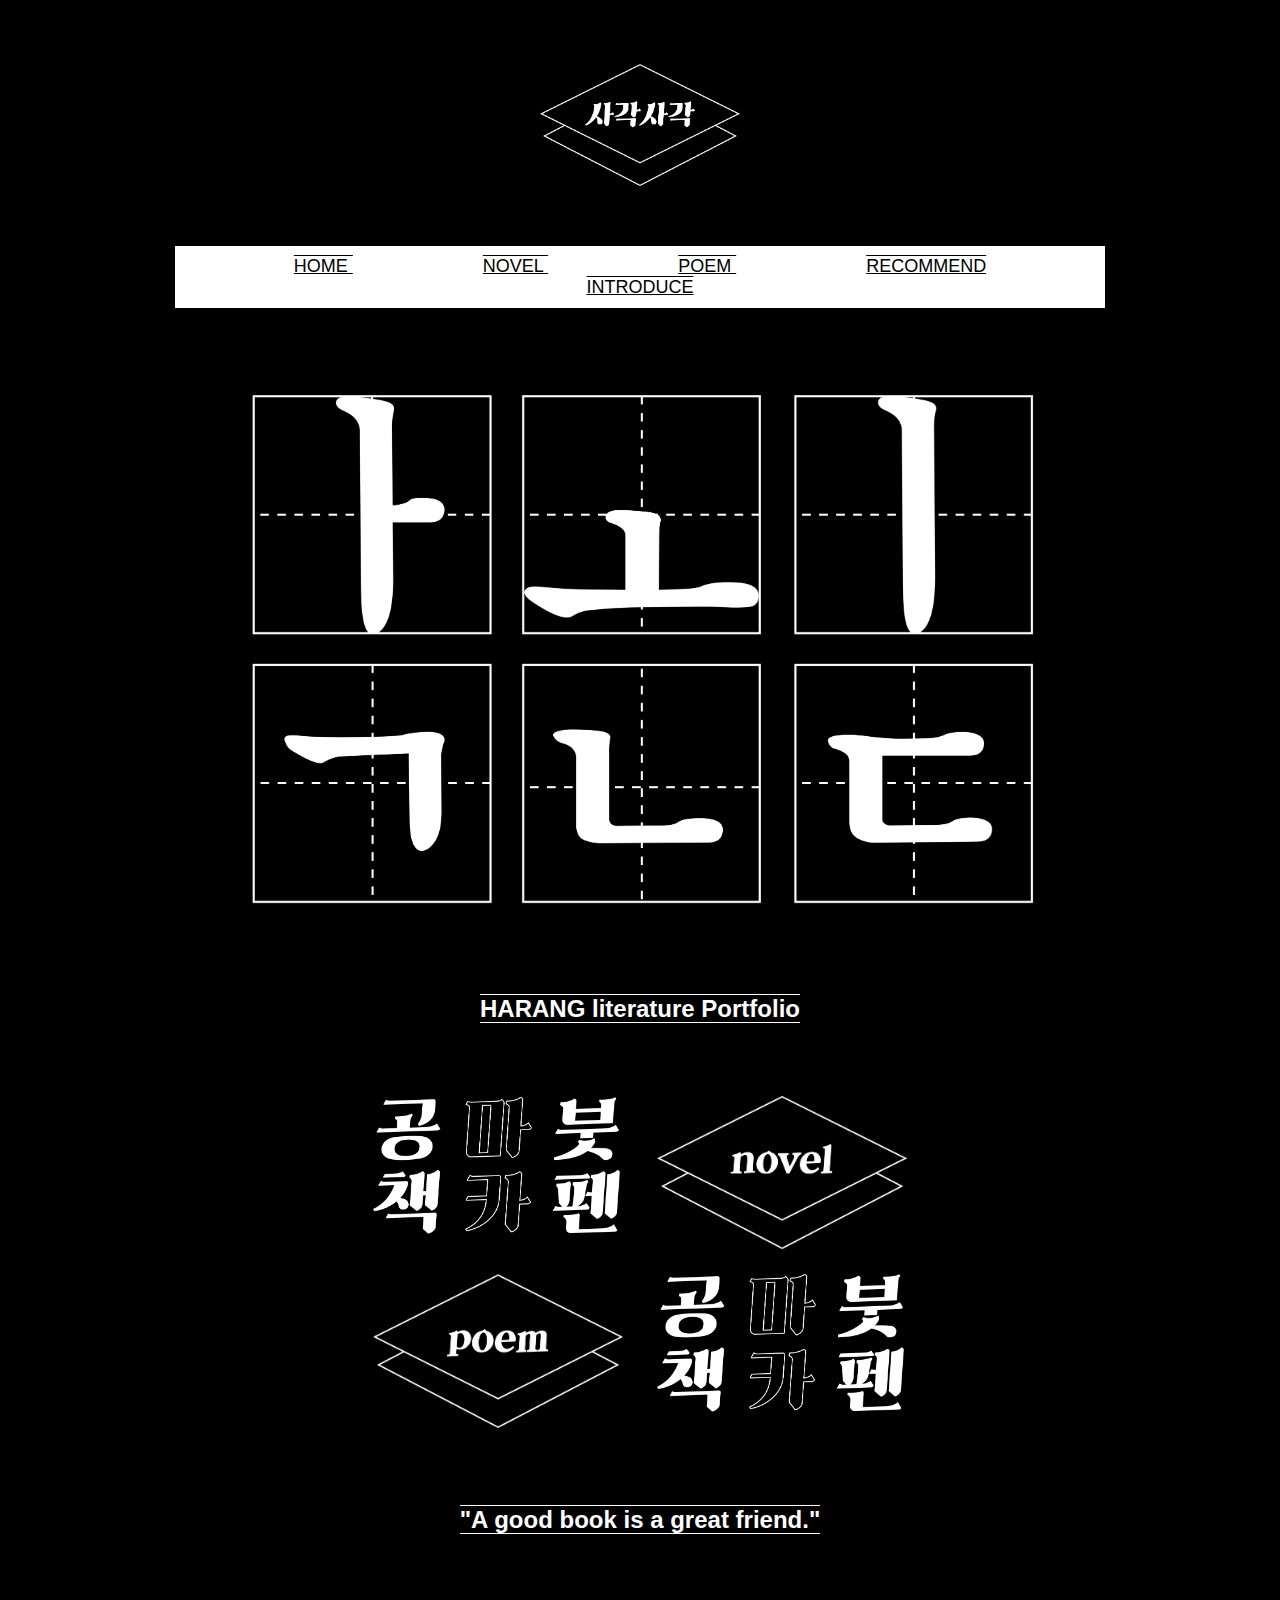
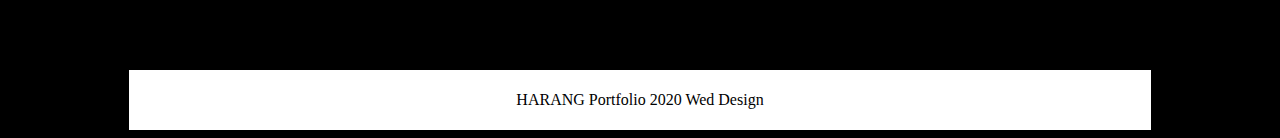
<file: index.html>
<!DOCTYPE html>
<html>
 <head>
    <title> 사각사각 </title>
    <link href="index.css" rel="stylesheet" type="text/css">
    <link rel="icon" href= "image/book-1294379_1280.png">
</head>
<header>
    <center><p class="title"><img id="사각사각" src="image/%ED%83%80%EC%9D%B4%ED%8B%80.png" width="200px" alt="sagak"></p></center>   
</header>
<nav>
     <ul>
     <li><a href="index.html"> HOME </a></li>
     <li><a href="novel.html"> NOVEL </a></li>
     <li><a href="poem.html"> POEM </a></li>
     <li><a href="recommend.html"> RECOMMEND </a></li>
     <li><a href="introduce.html"> INTRODUCE </a></li>
     </ul>
    </nav>
<body>
 <center>
     <a class="MAIN"><img src="image/%EB%AA%A8%EB%88%88%EC%A2%85%EC%9D%B4.png" width="800px"></a><br><br><br><br>
         <center><a class="main">HARANG literature Portfolio</a></center><br><br><br><br>
     <style>
         .main{
             height: 70px;
             border-bottom: 1px solid white;
             border-top: 1px solid white;
         }
     </style>
     <section>
         <a class="SUB"><img src="image/%EC%96%B4%EC%A9%8C%EA%B3%A01.png" width="250px"></a>
         <a class="SUB"><img id="ㅗ" usemap="#site" src="image/%EB%B2%84%ED%8A%BC_%EC%86%8C%EC%84%A4.png" width="250px"></a><map name="site"><area shape="rect" coords="0,0,250,250" href="novel.html" title="소설 페이지 바로가기"><br><br></map>
         <a class="SUB"><img id="ㅗ" usemap="#site2" src="image/%EB%B2%84%ED%8A%BC_%EC%8B%9C.png" width="250px"></a><map name="site2"><area shape="rect" coords="0,0,250,250" href="poem.html" title="시 페이지 바로가기"></map>
         <a class="SUB"><img src="image/%EC%96%B4%EC%A9%8C%EA%B3%A01.png" width="250px"></a>
     </section><br><br><br>
     <center><a class="main">"A good book is a great friend."</a></center><br><br>
     <style>
         .main{
             height: 70px;
             border-bottom: 1px solid white;
             border-top: 1px solid white;
         }
     </style>
 </center>
</body>
<footer>
    <p class="bottom">HARANG Portfolio 2020 Wed Design</p>
</footer>
</file>
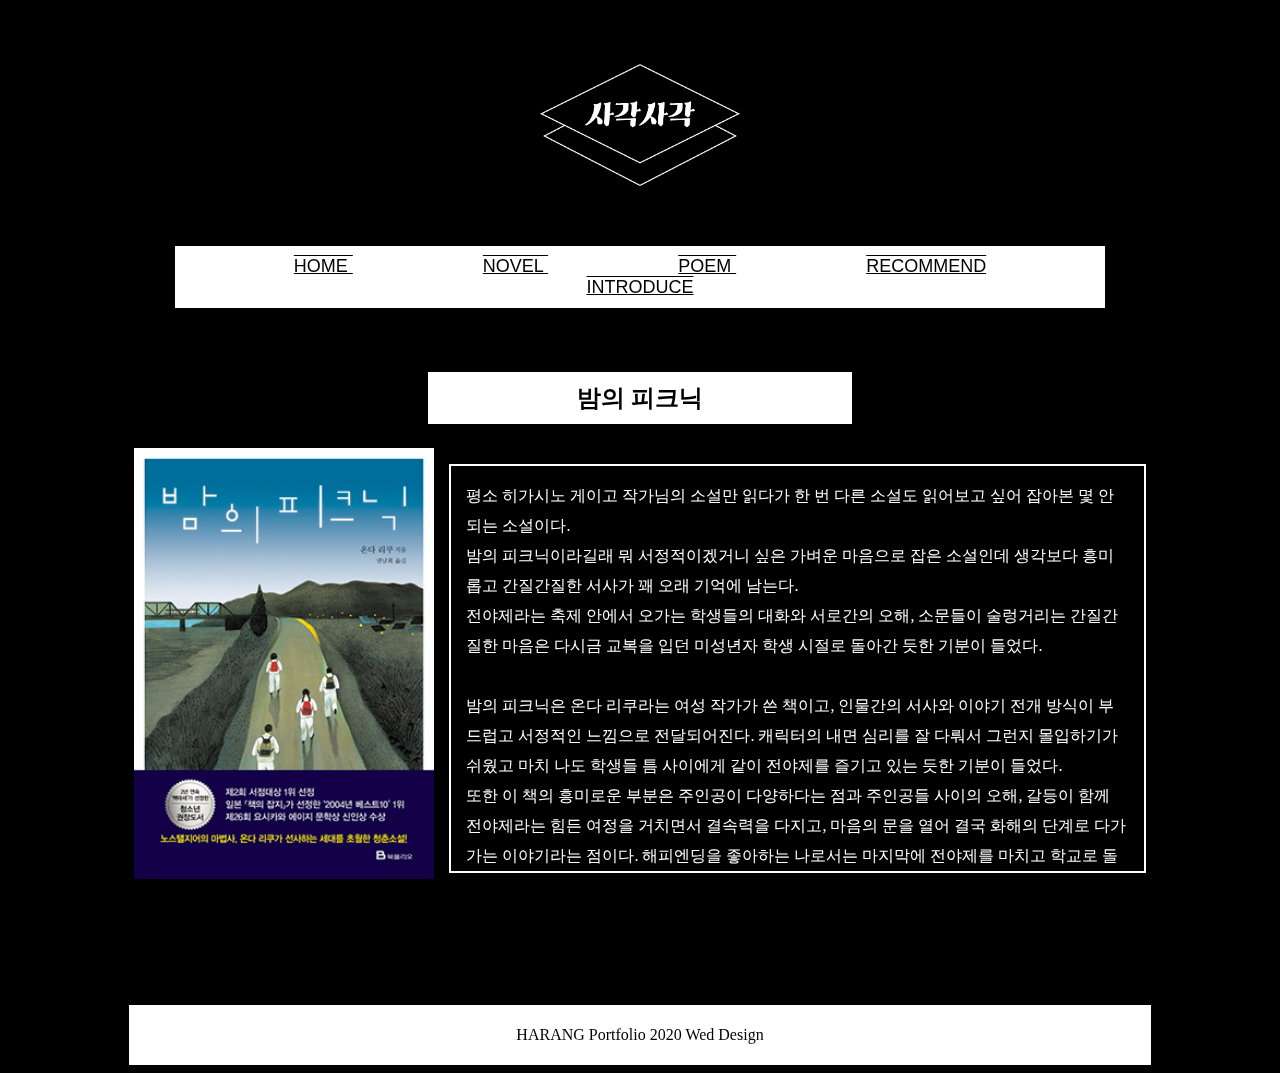
<file: B.html>
<!DOCTYPE html>
<html>
 <head>
    <title> 사각사각 </title>
    <link href="B.css" rel="stylesheet" type="text/css">
    <link rel="icon" href= "image/book-1294379_1280.png">
</head>
<header>
    <center><p class="title"><img id="사각사각" src="image/%ED%83%80%EC%9D%B4%ED%8B%80.png" width="200px" alt="sagak"></p></center>   
</header>
<nav>
     <ul>
     <li><a href="index.html"> HOME </a></li>
     <li><a href="novel.html"> NOVEL </a></li>
     <li><a href="poem.html"> POEM </a></li>
     <li><a href="recommend.html"> RECOMMEND </a></li>
     <li><a href="introduce.html"> INTRODUCE </a></li>
     </ul>
</nav>
<center>
    <tr>
    <a name="B.html"><p class="B">밤의 피크닉</p>
        <td><img id="bb" src="image/%EC%B1%85_%EB%B0%A4%EC%9D%98%20%ED%94%BC%ED%81%AC%EB%8B%892.jpg" alt="밤의 피크닉"></td> 
    <td><p class="b">
     평소 히가시노 게이고 작가님의 소설만 읽다가 한 번 다른 소설도 읽어보고 싶어 잡아본 몇 안되는 소설이다.<br>
     밤의 피크닉이라길래 뭐 서정적이겠거니 싶은 가벼운 마음으로 잡은 소설인데 생각보다 흥미롭고 간질간질한 서사가 꽤 오래 기억에 남는다.<br>
     전야제라는 축제 안에서 오가는 학생들의 대화와 서로간의 오해, 소문들이 술렁거리는 간질간질한 마음은 다시금 교복을 입던 미성년자 학생 시절로 돌아간 듯한 기분이 들었다.<br><br>
     밤의 피크닉은 온다 리쿠라는 여성 작가가 쓴 책이고, 인물간의 서사와 이야기 전개 방식이 부드럽고 서정적인 느낌으로 전달되어진다. 캐릭터의 내면 심리를 잘 다뤄서 그런지 몰입하기가 쉬웠고 마치 나도 학생들 틈 사이에게 같이 전야제를 즐기고 있는 듯한 기분이 들었다.<br>
     또한 이 책의 흥미로운 부분은 주인공이 다양하다는 점과 주인공들 사이의 오해, 갈등이 함께 전야제라는 힘든 여정을 거치면서 결속력을 다지고, 마음의 문을 열어 결국 화해의 단계로 다가가는 이야기라는 점이다. 해피엔딩을 좋아하는 나로서는 마지막에 전야제를 마치고 학교로 돌아온 느낌에 아쉬우면서도 시원한 여운을 깊게 남겨주었다.
     밤의 피크닉은 가볍게 모든 사람들에게 추천하기 좋은 소설책이었다.
    <br><br><br><br></p></td></a><br><br>
    </tr>
</center>
<footer>
<p class="bottom">HARANG Portfolio 2020 Wed Design</p>
</footer>
</html>
</file>
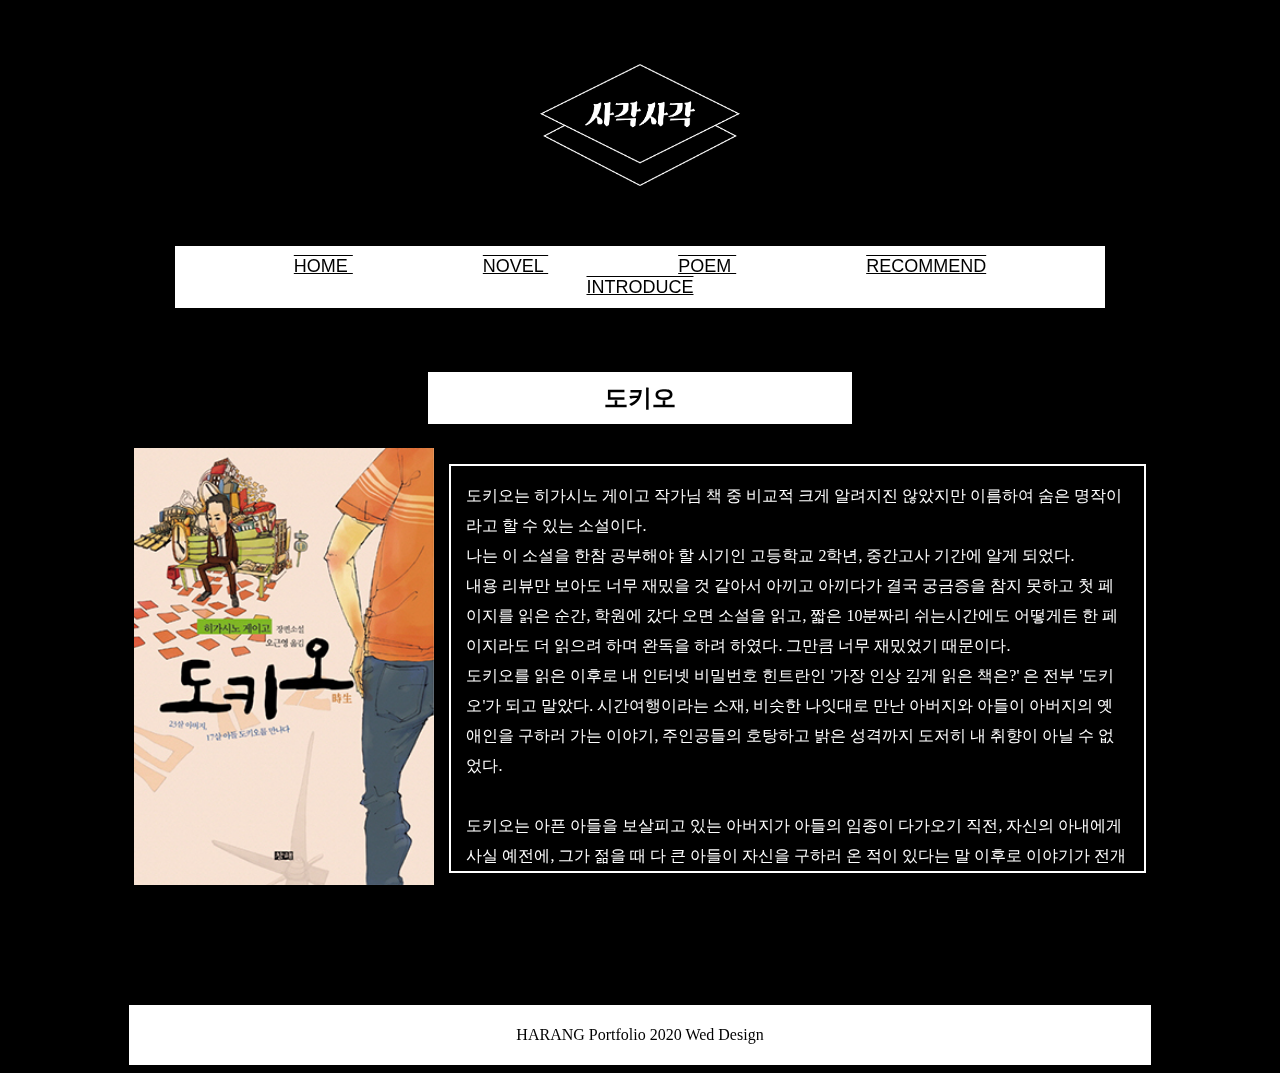
<file: D.html>
<!DOCTYPE html>
<html>
 <head>
    <title> 사각사각 </title>
    <link href="D.css" rel="stylesheet" type="text/css">
    <link rel="icon" href= "image/book-1294379_1280.png">
</head>
<header>
    <center><p class="title"><img id="사각사각" src="image/%ED%83%80%EC%9D%B4%ED%8B%80.png" width="200px" alt="sagak"></p></center>   
</header>
<nav>
     <ul>
     <li><a href="index.html"> HOME </a></li>
     <li><a href="novel.html"> NOVEL </a></li>
     <li><a href="poem.html"> POEM </a></li>
     <li><a href="recommend.html"> RECOMMEND </a></li>
     <li><a href="introduce.html"> INTRODUCE </a></li>
     </ul>
</nav>
<center>
    <tr>
    <a name="D.html"><p class="D">도키오</p>
        <td><img id="dd" src="image/%EC%B1%85_%EB%8F%84%ED%82%A4%EC%98%A42.jpg" alt="도키오"></td> 
    <td><p class="d">
     도키오는 히가시노 게이고 작가님 책 중 비교적 크게 알려지진 않았지만 이름하여 숨은 명작이라고 할 수 있는 소설이다.<br>
     나는 이 소설을 한참 공부해야 할 시기인 고등학교 2학년, 중간고사 기간에 알게 되었다.<br>
     내용 리뷰만 보아도 너무 재밌을 것 같아서 아끼고 아끼다가 결국 궁금증을 참지 못하고 첫 페이지를 읽은 순간, 학원에 갔다 오면 소설을 읽고, 짧은 10분짜리 쉬는시간에도 어떻게든 한 페이지라도 더 읽으려 하며 완독을 하려 하였다. 그만큼 너무 재밌었기 때문이다.<br>
     도키오를 읽은 이후로 내 인터넷 비밀번호 힌트란인 '가장 인상 깊게 읽은 책은?' 은 전부 '도키오'가 되고 말았다. 시간여행이라는 소재, 비슷한 나잇대로 만난 아버지와 아들이 아버지의 옛 애인을 구하러 가는 이야기, 주인공들의 호탕하고 밝은 성격까지 도저히 내 취향이 아닐 수 없었다.<br><br>
     도키오는 아픈 아들을 보살피고 있는 아버지가 아들의 임종이 다가오기 직전, 자신의 아내에게 사실 예전에, 그가 젊을 때 다 큰 아들이 자신을 구하러 온 적이 있다는 말 이후로 이야기가 전개된다. 젊은 아버지 앞에 갑작스럽게 나타나 자신이 당신의 아들이고 왜 이곳에 있는지 영문을 모르겠지만 당신을 도와줘야한다는 의미심장한 말로부터 데굴데굴 구르는 나날들의 연속이 전개된다. 계속해서 호기심을 자극하는 여러 알 수 없는 사건들과 흥미로운 전개, 이 책을 읽는 사람은 절대 책에서부터 손을 떼지 못할 것이라고 단언한다.<br>
     내가 가장 좋아하는 히가시노 게이고 작가님의 소설, 그 누구에게라도 추천하고 싶다.
    <br><br><br><br></p></td></a><br><br>
    </tr>
</center>
<footer>
<p class="bottom">HARANG Portfolio 2020 Wed Design</p>
</footer>
</html>
</file>
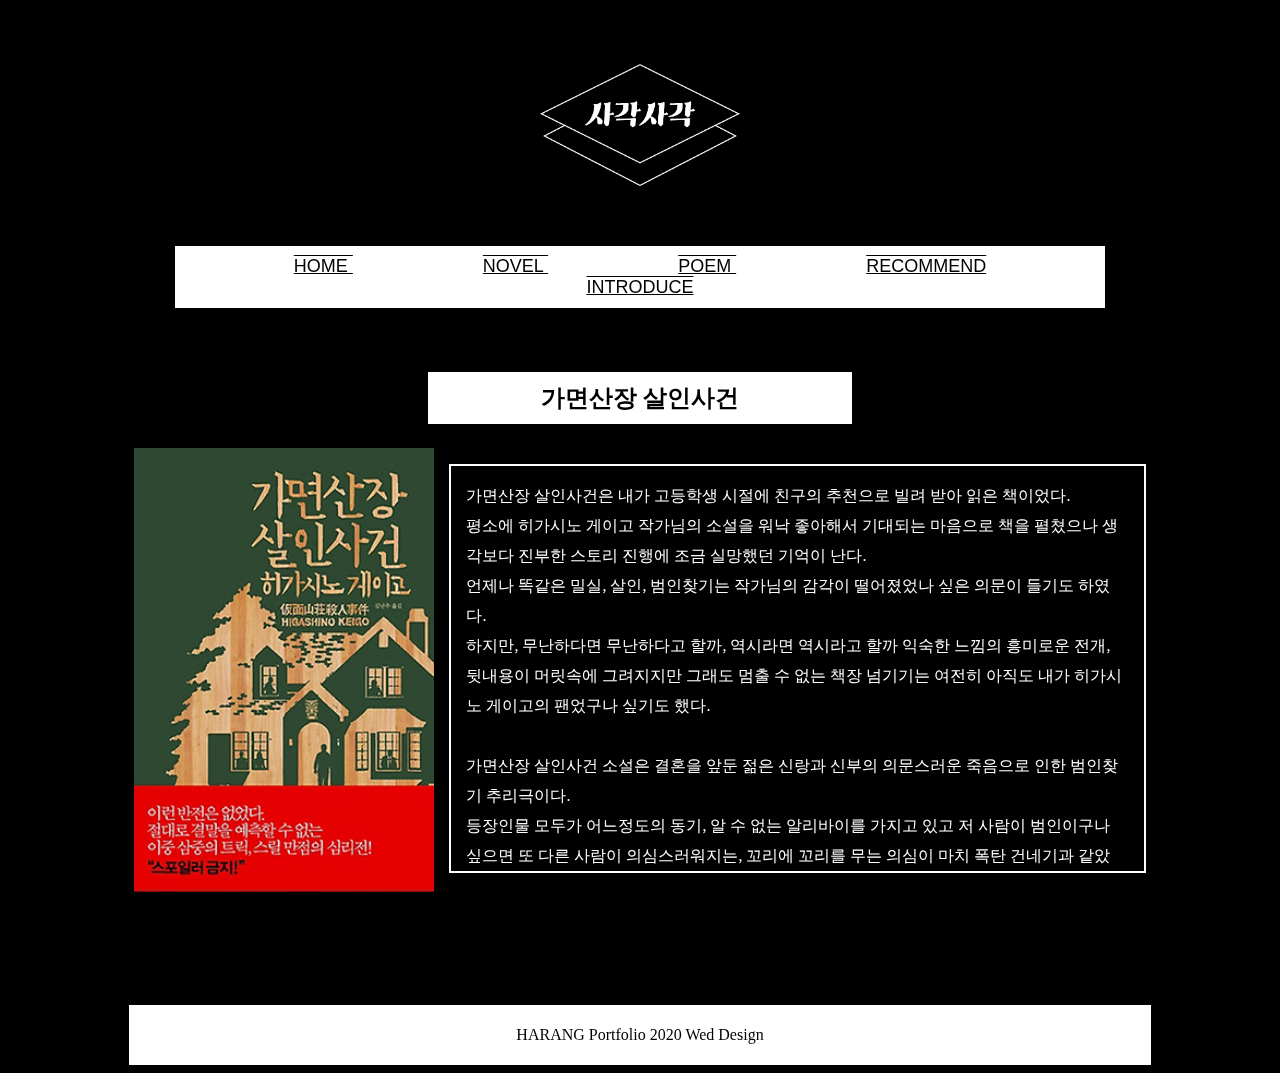
<file: G.html>
<!DOCTYPE html>
<html>
 <head>
    <title> 사각사각 </title>
    <link href="G.css" rel="stylesheet" type="text/css">
    <link rel="icon" href= "image/book-1294379_1280.png">
</head>
<header>
    <center><p class="title"><img id="사각사각" src="image/%ED%83%80%EC%9D%B4%ED%8B%80.png" width="200px" alt="sagak"></p></center>   
</header>
<nav>
     <ul>
     <li><a href="index.html"> HOME </a></li>
     <li><a href="novel.html"> NOVEL </a></li>
     <li><a href="poem.html"> POEM </a></li>
     <li><a href="recommend.html"> RECOMMEND </a></li>
     <li><a href="introduce.html"> INTRODUCE </a></li>
     </ul>
</nav>
<center>
    <tr>
    <a name="G.html"><p class="G">가면산장 살인사건</p>
        <td><img id="gg" src="image/%EC%B1%85_%EA%B0%80%EB%A9%B4%EC%82%B0%EC%9E%A5%20%EC%82%B4%EC%9D%B8%EC%82%AC%EA%B1%B42.jpg" alt="가면산장 살인사건"></td> 
    <td><p class="g">
     가면산장 살인사건은 내가 고등학생 시절에 친구의 추천으로 빌려 받아 읽은 책이었다.<br>
     평소에 히가시노 게이고 작가님의 소설을 워낙 좋아해서 기대되는 마음으로 책을 펼쳤으나 생각보다 진부한 스토리 진행에 조금 실망했던 기억이 난다.<br>
     언제나 똑같은 밀실, 살인, 범인찾기는 작가님의 감각이 떨어졌었나 싶은 의문이 들기도 하였다.<br>
     하지만, 무난하다면 무난하다고 할까, 역시라면 역시라고 할까 익숙한 느낌의 흥미로운 전개, 뒷내용이 머릿속에 그려지지만 그래도 멈출 수 없는 책장 넘기기는 여전히 아직도 내가 히가시노 게이고의 팬었구나 싶기도 했다.<br><br>
     가면산장 살인사건 소설은 결혼을 앞둔 젊은 신랑과 신부의 의문스러운 죽음으로 인한 범인찾기 추리극이다.<br>
     등장인물 모두가 어느정도의 동기, 알 수 없는 알리바이를 가지고 있고 저 사람이 범인이구나 싶으면 또 다른 사람이 의심스러워지는, 꼬리에 꼬리를 무는 의심이 마치 폭탄 건네기과 같았다.<br>
     여전히 히가시노 게이고를 좋아하는 사람이라면 부담없이 추천할 수 있는 '가면산장 살인사건'<br>
        이 책의 묘미는 단언컨대, 지금까지 읽었던 소설 중에서도 가장 큰 반전을 가지고 있다. '반전' 이라는 단어로 이 책의 모든 것을 설명하고 있다.<br><br><br><br></p></td></a><br><br>
    </tr>
</center>
<footer>
<p class="bottom">HARANG Portfolio 2020 Wed Design</p>
</footer>
</html>
</file>
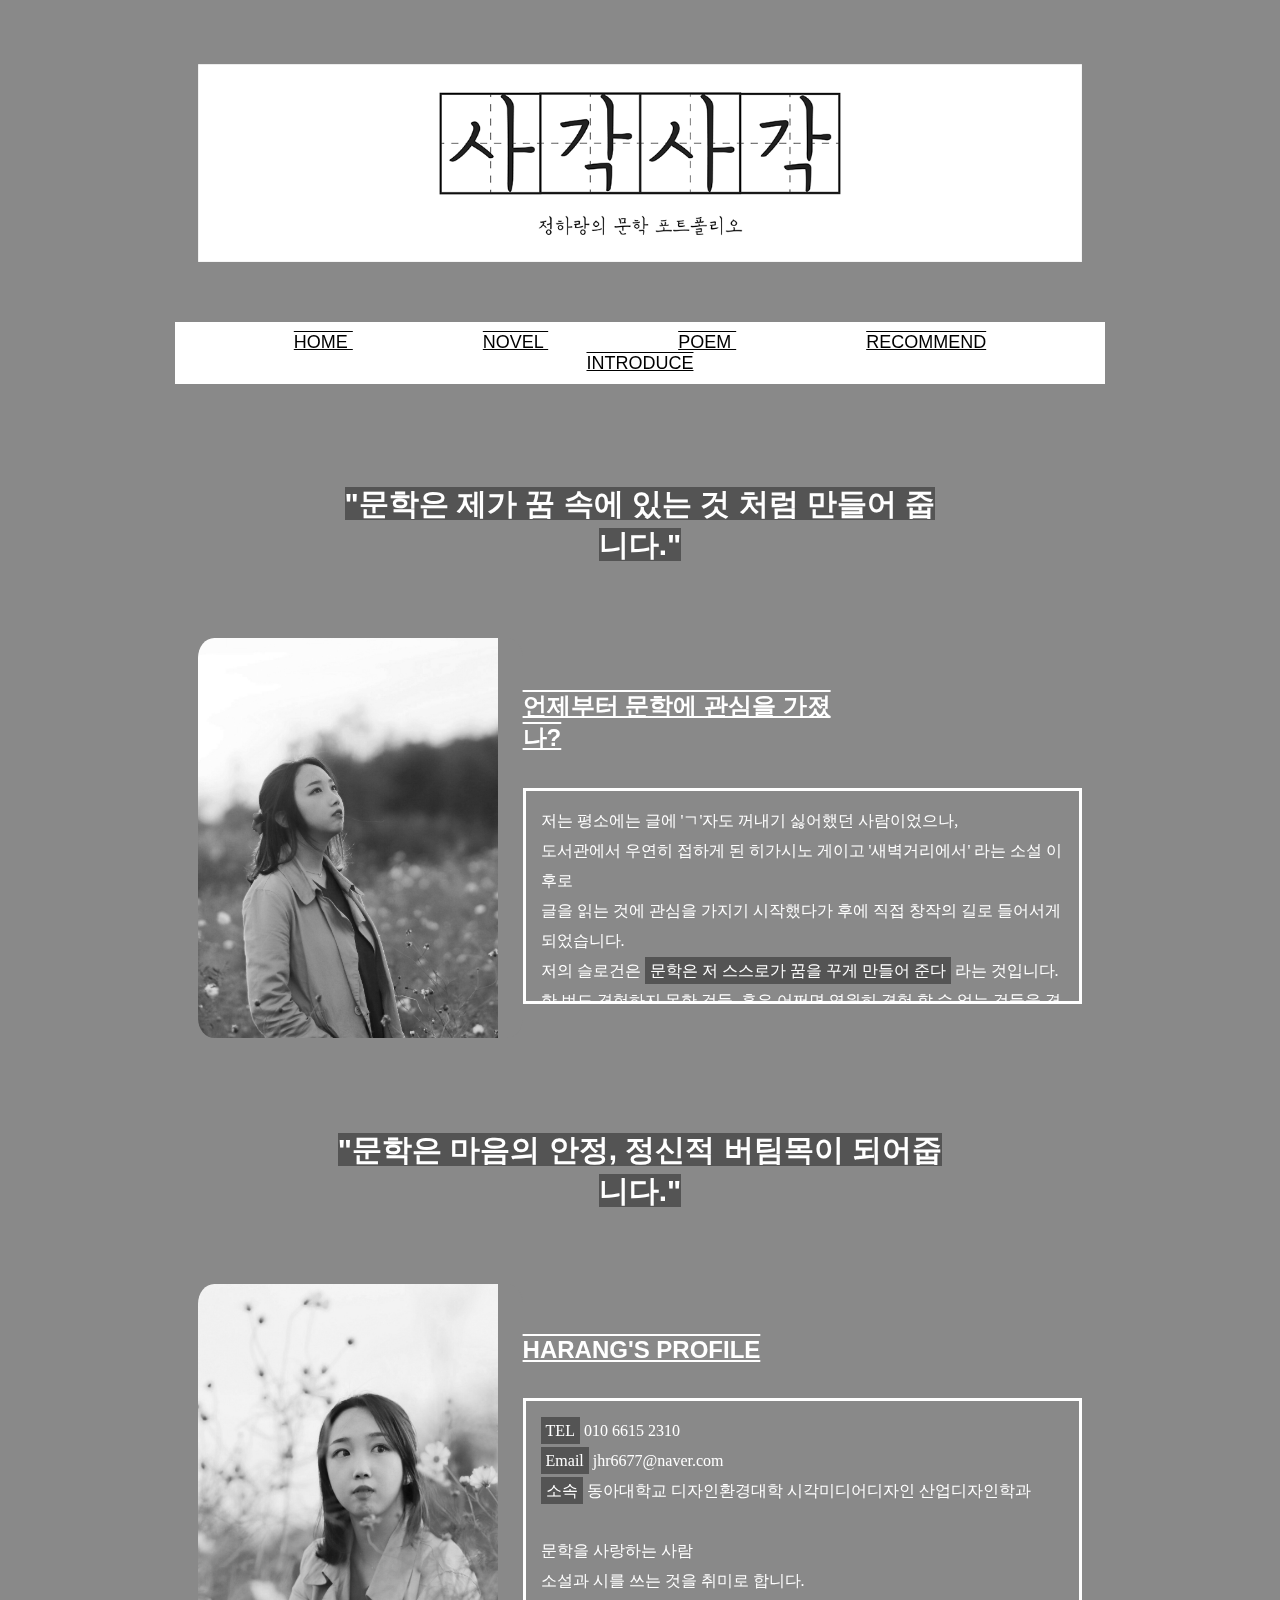
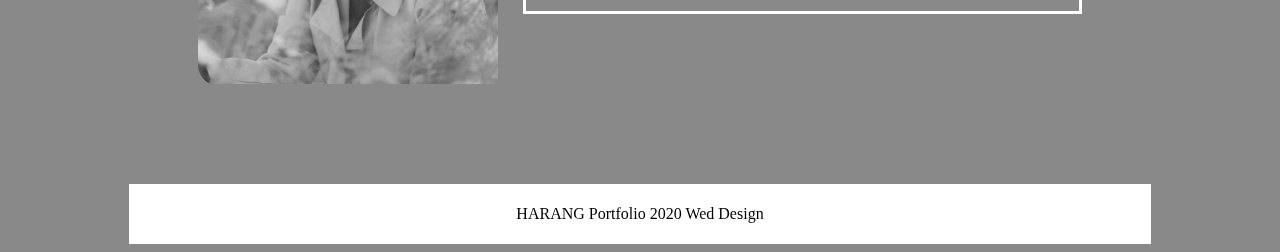
<file: introduce.html>
<!DOCTYPE html>
<html>
 <head>
    <title> 사각사각 </title>
    <link href="introduce.css" rel="stylesheet" type="text/css">
    <link rel="icon" href= "image/book-1294379_1280.png">
</head>
<header>
    <center><p class="title"><img id="사각사각" src="image/%EC%82%AC%EC%A7%84_%ED%97%A4%EB%8D%947.png" width=100% alt="sagak"></p></center>   
</header>
<nav>
     <ul>
     <li><a href="index.html"> HOME </a></li>
     <li><a href="novel.html"> NOVEL </a></li>
     <li><a href="poem.html"> POEM </a></li>
     <li><a href="recommend.html"> RECOMMEND </a></li>
     <li><a href="introduce.html"> INTRODUCE </a></li>
     </ul>
    </nav>
<body>
<center>
   <center><a class="M">"문학은 제가 꿈 속에 있는 것 처럼 만들어 줍니다."</a></center><br><br><br><br>
   <tr>
       <td><img id="picture1" src="image/%EC%82%AC%EC%A7%84_1.jpg" alt= 사진1 width="200px"></td><br>
       <td><p class="I">언제부터 문학에 관심을 가졌나?</p>
        <p class="i">
   저는 평소에는 글에 'ㄱ'자도 꺼내기 싫어했던 사람이었으나,<br>
   도서관에서 우연히 접하게 된 히가시노 게이고 '새벽거리에서' 라는 소설 이후로<br>
   글을 읽는 것에 관심을 가지기 시작했다가 후에 직접 창작의 길로 들어서게 되었습니다.<br>
            저의 슬로건은 <mark>문학은 저 스스로가 꿈을 꾸게 만들어 준다</mark> 라는 것입니다.<br>
   한 번도 경험하지 못한 것들, 혹은 어쩌면 영원히 경험 할 수 없는 것들을 경험시켜주는,<br>
   마치 꿈을 꾸게 만들어 준다라고 저는 문학에 대해 생각합니다.
       </p></td>
    </tr><br><br><br><br><br>
   <center><a class="M">"문학은 마음의 안정, 정신적 버팀목이 되어줍니다."</a></center><br><br><br><br>
   <tr>
       <td><img id="picture1" src="image/%EC%82%AC%EC%A7%84_2.jpg" alt= 사진2 width="200px"></td><br>
       <td><p class="I">HARANG'S PROFILE</p>
        <p class="i">
            <mark>TEL</mark> 010 6615 2310<br>
            <mark>Email</mark> jhr6677@naver.com<br>
            <mark>소속</mark> 동아대학교 디자인환경대학 시각미디어디자인 산업디자인학과<br><br>
   문학을 사랑하는 사람<br>
   소설과 시를 쓰는 것을 취미로 합니다.
       </p></td><br><br><br>
    </tr>
</center>
</body>
<footer>
    <p class="bottom">HARANG Portfolio 2020 Wed Design</p>
</footer>
</file>
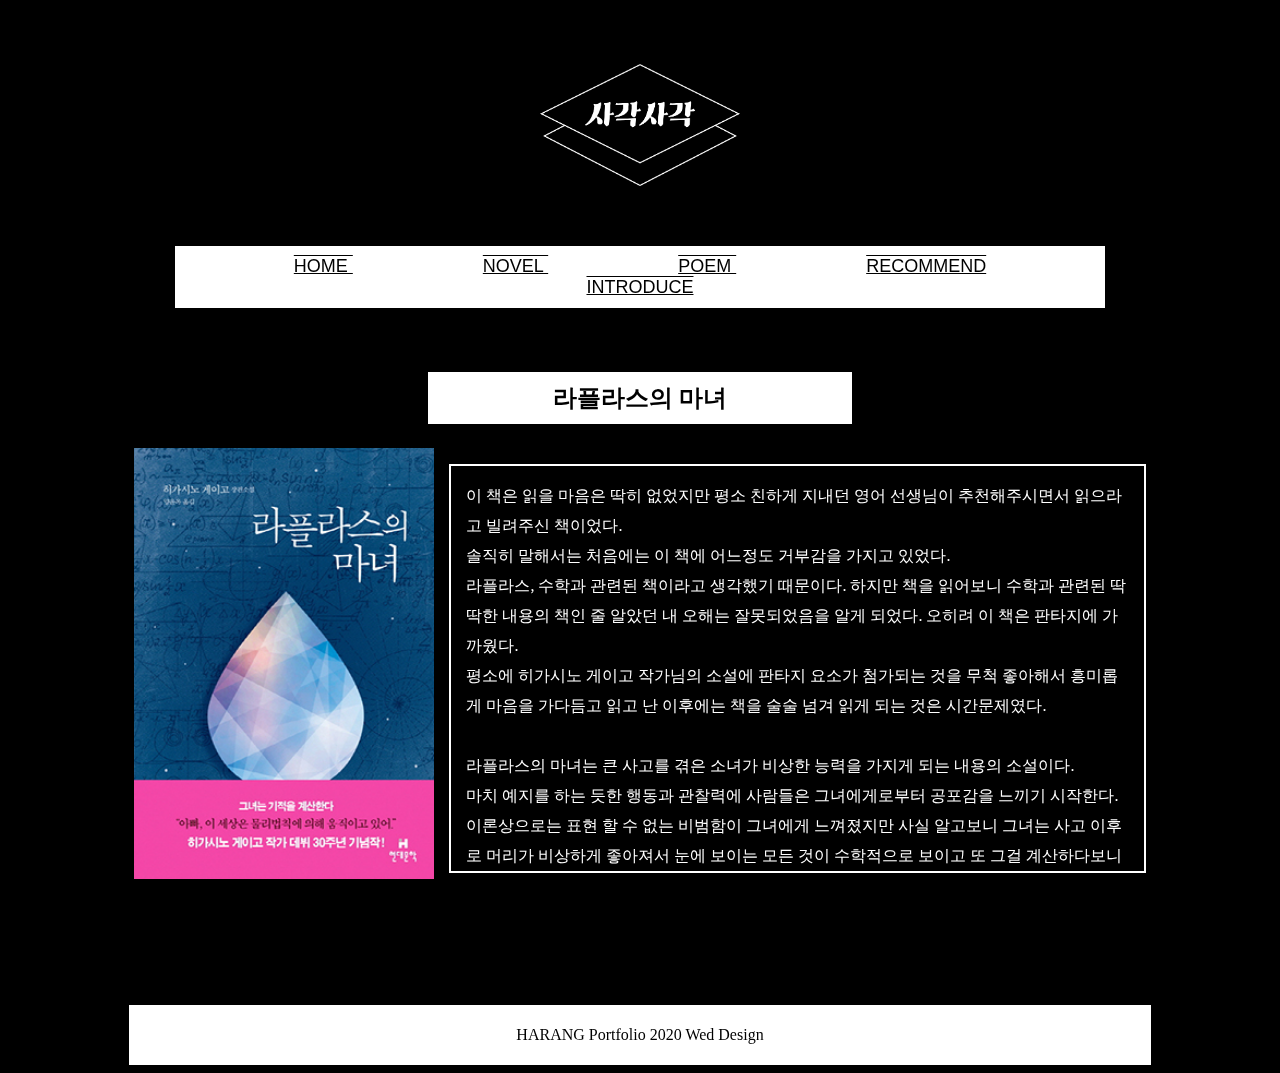
<file: L.html>
<!DOCTYPE html>
<html>
 <head>
    <title> 사각사각 </title>
    <link href="L.css" rel="stylesheet" type="text/css">
    <link rel="icon" href= "image/book-1294379_1280.png">
</head>
<header>
    <center><p class="title"><img id="사각사각" src="image/%ED%83%80%EC%9D%B4%ED%8B%80.png" width="200px" alt="sagak"></p></center>   
</header>
<nav>
     <ul>
     <li><a href="index.html"> HOME </a></li>
     <li><a href="novel.html"> NOVEL </a></li>
     <li><a href="poem.html"> POEM </a></li>
     <li><a href="recommend.html"> RECOMMEND </a></li>
     <li><a href="introduce.html"> INTRODUCE </a></li>
     </ul>
</nav>
<center>
    <tr>
    <a name="L.html"><p class="L">라플라스의 마녀</p>
        <td><img id="ll" src="image/%EC%B1%85_%EB%9D%BC%ED%94%8C%EB%9D%BC%EC%8A%A4%EC%9D%98%20%EB%A7%88%EB%85%802.jpg" alt="라플라스의 마녀"></td> 
    <td><p class="l">
     이 책은 읽을 마음은 딱히 없었지만 평소 친하게 지내던 영어 선생님이 추천해주시면서 읽으라고 빌려주신 책이었다.<br>
     솔직히 말해서는 처음에는 이 책에 어느정도 거부감을 가지고 있었다.<br>
     라플라스, 수학과 관련된 책이라고 생각했기 때문이다. 하지만 책을 읽어보니 수학과 관련된 딱딱한 내용의 책인 줄 알았던 내 오해는 잘못되었음을 알게 되었다. 오히려 이 책은 판타지에 가까웠다.<br>
     평소에 히가시노 게이고 작가님의 소설에 판타지 요소가 첨가되는 것을 무척 좋아해서 흥미롭게 마음을 가다듬고 읽고 난 이후에는 책을 술술 넘겨 읽게 되는 것은 시간문제였다.<br><br>
     라플라스의 마녀는 큰 사고를 겪은 소녀가 비상한 능력을 가지게 되는 내용의 소설이다.<br>
     마치 예지를 하는 듯한 행동과 관찰력에 사람들은 그녀에게로부터 공포감을 느끼기 시작한다.<br>
     이론상으로는 표현 할 수 없는 비범함이 그녀에게 느껴졌지만 사실 알고보니 그녀는 사고 이후로 머리가 비상하게 좋아져서 눈에 보이는 모든 것이 수학적으로 보이고 또 그걸 계산하다보니 마치 예지를 하는 것 같아 보일 뿐이었다. 이런 그녀에게 풀기 까다로운 수학 문제, 살인 사건에 휘말리게 되고 살인 사건의 수수께끼를 풀어가는 이야기이다.<br>
     히가시노 게이고의 유명작이라면 거론되는 소설책 중에 하나이다. 꼭 읽어보길 바란다.
    <br><br><br><br></p></td></a><br><br>
    </tr>
</center>
<footer>
<p class="bottom">HARANG Portfolio 2020 Wed Design</p>
</footer>
</html>
</file>
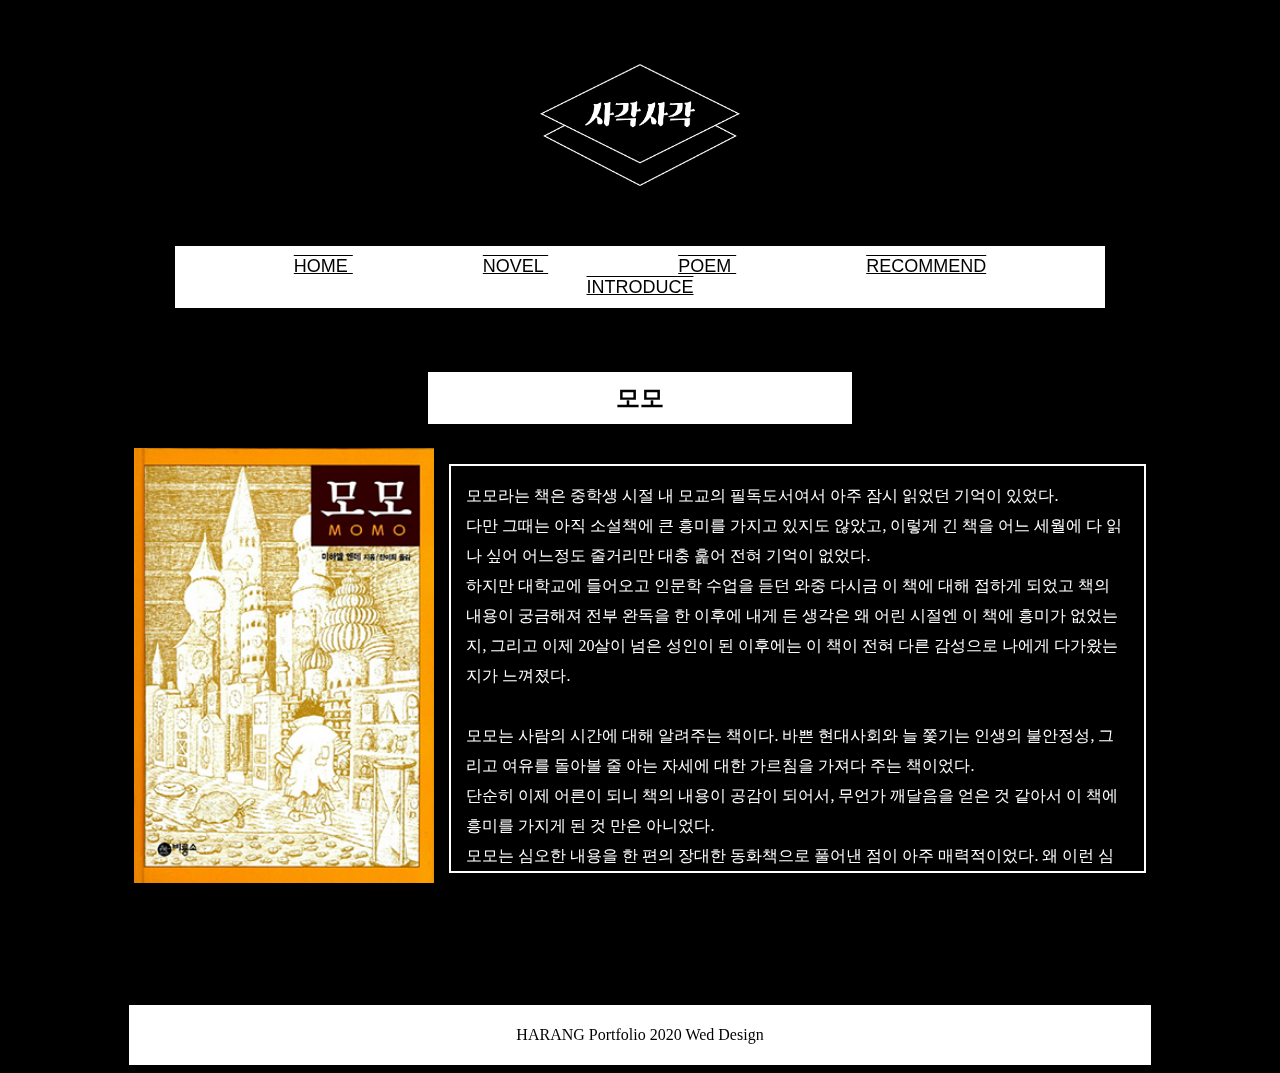
<file: M.html>
<!DOCTYPE html>
<html>
 <head>
    <title> 사각사각 </title>
    <link href="M.css" rel="stylesheet" type="text/css">
    <link rel="icon" href= "image/book-1294379_1280.png">
</head>
<header>
    <center><p class="title"><img id="사각사각" src="image/%ED%83%80%EC%9D%B4%ED%8B%80.png" width="200px" alt="sagak"></p></center>   
</header>
<nav>
     <ul>
     <li><a href="index.html"> HOME </a></li>
     <li><a href="novel.html"> NOVEL </a></li>
     <li><a href="poem.html"> POEM </a></li>
     <li><a href="recommend.html"> RECOMMEND </a></li>
     <li><a href="introduce.html"> INTRODUCE </a></li>
     </ul>
</nav>
<center>
    <tr>
    <a name="M.html"><p class="M">모모</p>
        <td><img id="mm" src="image/%EC%B1%85_%EB%AA%A8%EB%AA%A82.jpg" alt="모모"></td> 
    <td><p class="m">
     모모라는 책은 중학생 시절 내 모교의 필독도서여서 아주 잠시 읽었던 기억이 있었다.<br>
     다만 그때는 아직 소설책에 큰 흥미를 가지고 있지도 않았고, 이렇게 긴 책을 어느 세월에 다 읽나 싶어 어느정도 줄거리만 대충 훑어 전혀 기억이 없었다.<br>
     하지만 대학교에 들어오고 인문학 수업을 듣던 와중 다시금 이 책에 대해 접하게 되었고 책의 내용이 궁금해져 전부 완독을 한 이후에 내게 든 생각은 왜 어린 시절엔 이 책에 흥미가 없었는지, 그리고 이제 20살이 넘은 성인이 된 이후에는 이 책이 전혀 다른 감성으로 나에게 다가왔는지가 느껴졌다.<br><br>
     모모는 사람의 시간에 대해 알려주는 책이다. 바쁜 현대사회와 늘 쫓기는 인생의 불안정성, 그리고 여유를 돌아볼 줄 아는 자세에 대한 가르침을 가져다 주는 책이었다.<br>
     단순히 이제 어른이 되니 책의 내용이 공감이 되어서, 무언가 깨달음을 얻은 것 같아서 이 책에 흥미를 가지게 된 것 만은 아니었다.<br>
     모모는 심오한 내용을 한 편의 장대한 동화책으로 풀어낸 점이 아주 매력적이었다. 왜 이런 심오한 주제를 가진 굵은 책이 중학생 필독 도서로 자리 잡았는지 알게 되었다.<br>
     이 책은 아마 5살 짜리 어린 아이에게 쥐여줘도 꽤나 재밌게 읽을 만한 부드러운 전개의 책이었다. 시간에 대한 심오한 주제를 꼬아서 푸는 것이 아닌 한 아이의 모험 이야기로 풀어 설명하니 내용이 훨씬 와닿고 오히려 더 깊게 생각을 되짚어 볼 수 있는 책이었다.<br>
     모모는 바쁜 사회를 살아가는 성인 현대인들, 그리고 그러한 길을 걷지 않길 바라는 어린 아이들에게 읽게 해주고 싶은 포용성 넓은 책이다.
    <br><br><br><br></p></td></a><br><br>
    </tr>
</center>
<footer>
<p class="bottom">HARANG Portfolio 2020 Wed Design</p>
</footer>
</html>
</file>
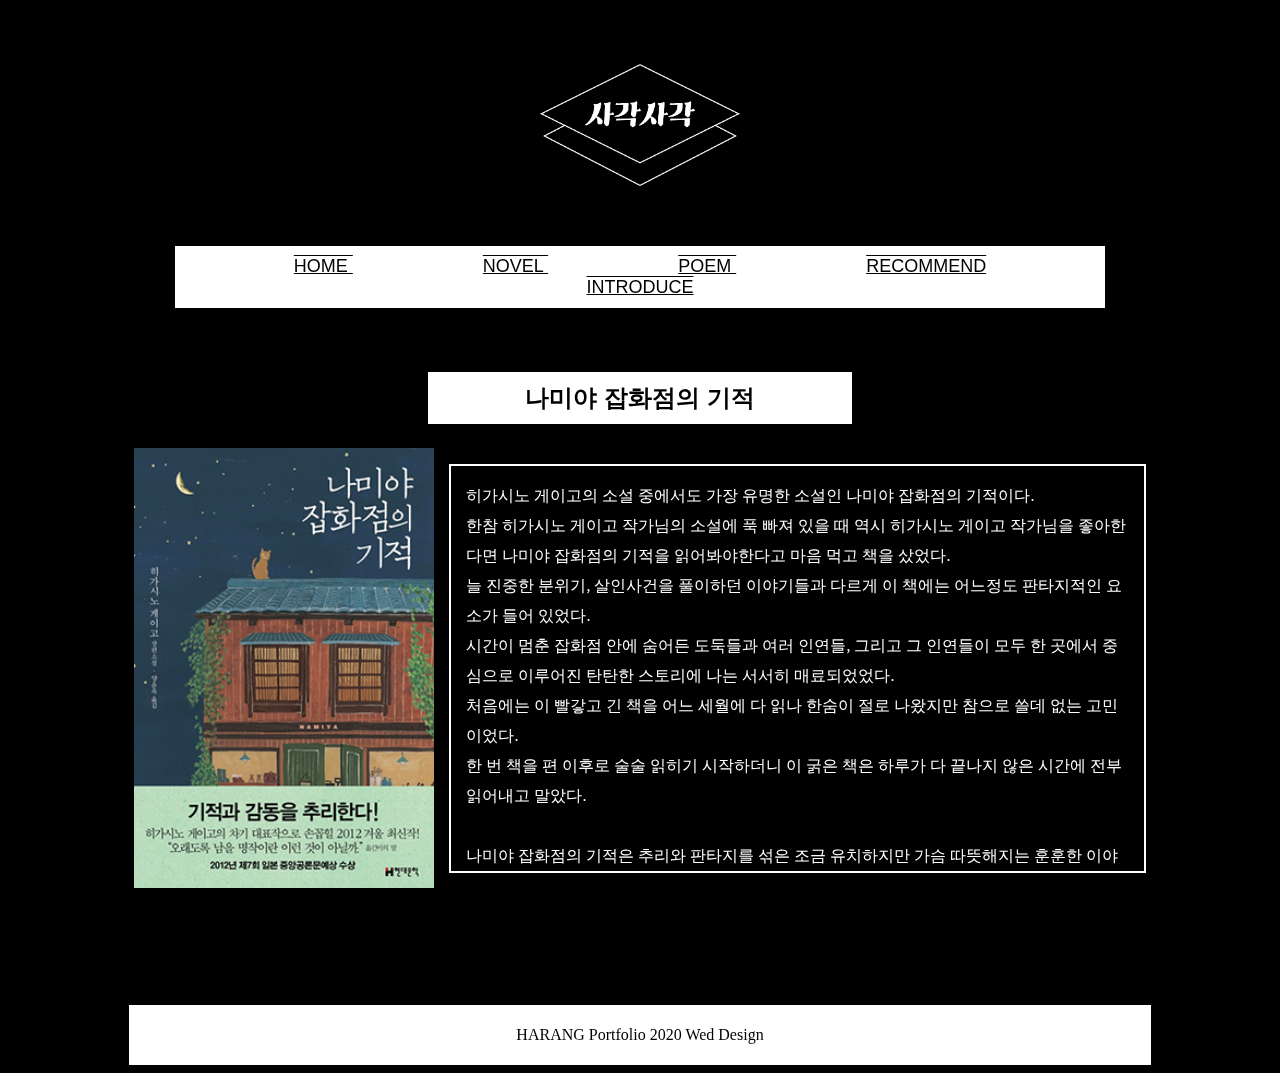
<file: N.html>
<!DOCTYPE html>
<html>
 <head>
    <title> 사각사각 </title>
    <link href="N.css" rel="stylesheet" type="text/css">
    <link rel="icon" href= "image/book-1294379_1280.png">
</head>
<header>
    <center><p class="title"><img id="사각사각" src="image/%ED%83%80%EC%9D%B4%ED%8B%80.png" width="200px" alt="sagak"></p></center>   
</header>
<nav>
     <ul>
     <li><a href="index.html"> HOME </a></li>
     <li><a href="novel.html"> NOVEL </a></li>
     <li><a href="poem.html"> POEM </a></li>
     <li><a href="recommend.html"> RECOMMEND </a></li>
     <li><a href="introduce.html"> INTRODUCE </a></li>
     </ul>
</nav>
<center>
    <tr>
    <a name="N.html"><p class="N">나미야 잡화점의 기적</p>
        <td><img id="nn" src="image/%EC%B1%85_%EB%82%98%EB%AF%B8%EC%95%BC%20%EC%9E%A1%ED%99%94%EC%A0%90%EC%9D%98%20%EA%B8%B0%EC%A0%812.jpg" alt="나미야 잡화점의 기적"></td> 
    <td><p class="n">
     히가시노 게이고의 소설 중에서도 가장 유명한 소설인 나미야 잡화점의 기적이다.<br>
     한참 히가시노 게이고 작가님의 소설에 푹 빠져 있을 때 역시 히가시노 게이고 작가님을 좋아한다면 나미야 잡화점의 기적을 읽어봐야한다고 마음 먹고 책을 샀었다.<br>
     늘 진중한 분위기, 살인사건을 풀이하던 이야기들과 다르게 이 책에는 어느정도 판타지적인 요소가 들어 있었다.<br>
     시간이 멈춘 잡화점 안에 숨어든 도둑들과 여러 인연들, 그리고 그 인연들이 모두 한 곳에서 중심으로 이루어진 탄탄한 스토리에 나는 서서히 매료되었었다.<br>
     처음에는 이 빨갛고 긴 책을 어느 세월에 다 읽나 한숨이 절로 나왔지만 참으로 쓸데 없는 고민이었다.<br>
     한 번 책을 편 이후로 술술 읽히기 시작하더니 이 굵은 책은 하루가 다 끝나지 않은 시간에 전부 읽어내고 말았다.<br><br>
     나미야 잡화점의 기적은 추리와 판타지를 섞은 조금 유치하지만 가슴 따뜻해지는 훈훈한 이야기를 담았다.
     다 허물어가는 잡화점 속 작은 인연들이 섞여들어 어느덧 큰 기적을 만드는 이야기, 무엇보다 이 이야기는 모두가 행복해지는 결말과 깔끔하지만 오래 가는 여운을 담아 재밌게 읽었던 기억이 난다.<br>
     히가시노 게이고를 알아가고 싶고 그의 소설을 접해보고 싶은 초심자라면 꼭 추천하고 싶은 입덕작이다.
    <br><br><br><br></p></td></a><br><br>
    </tr>
</center>
<footer>
<p class="bottom">HARANG Portfolio 2020 Wed Design</p>
</footer>
</html>
</file>
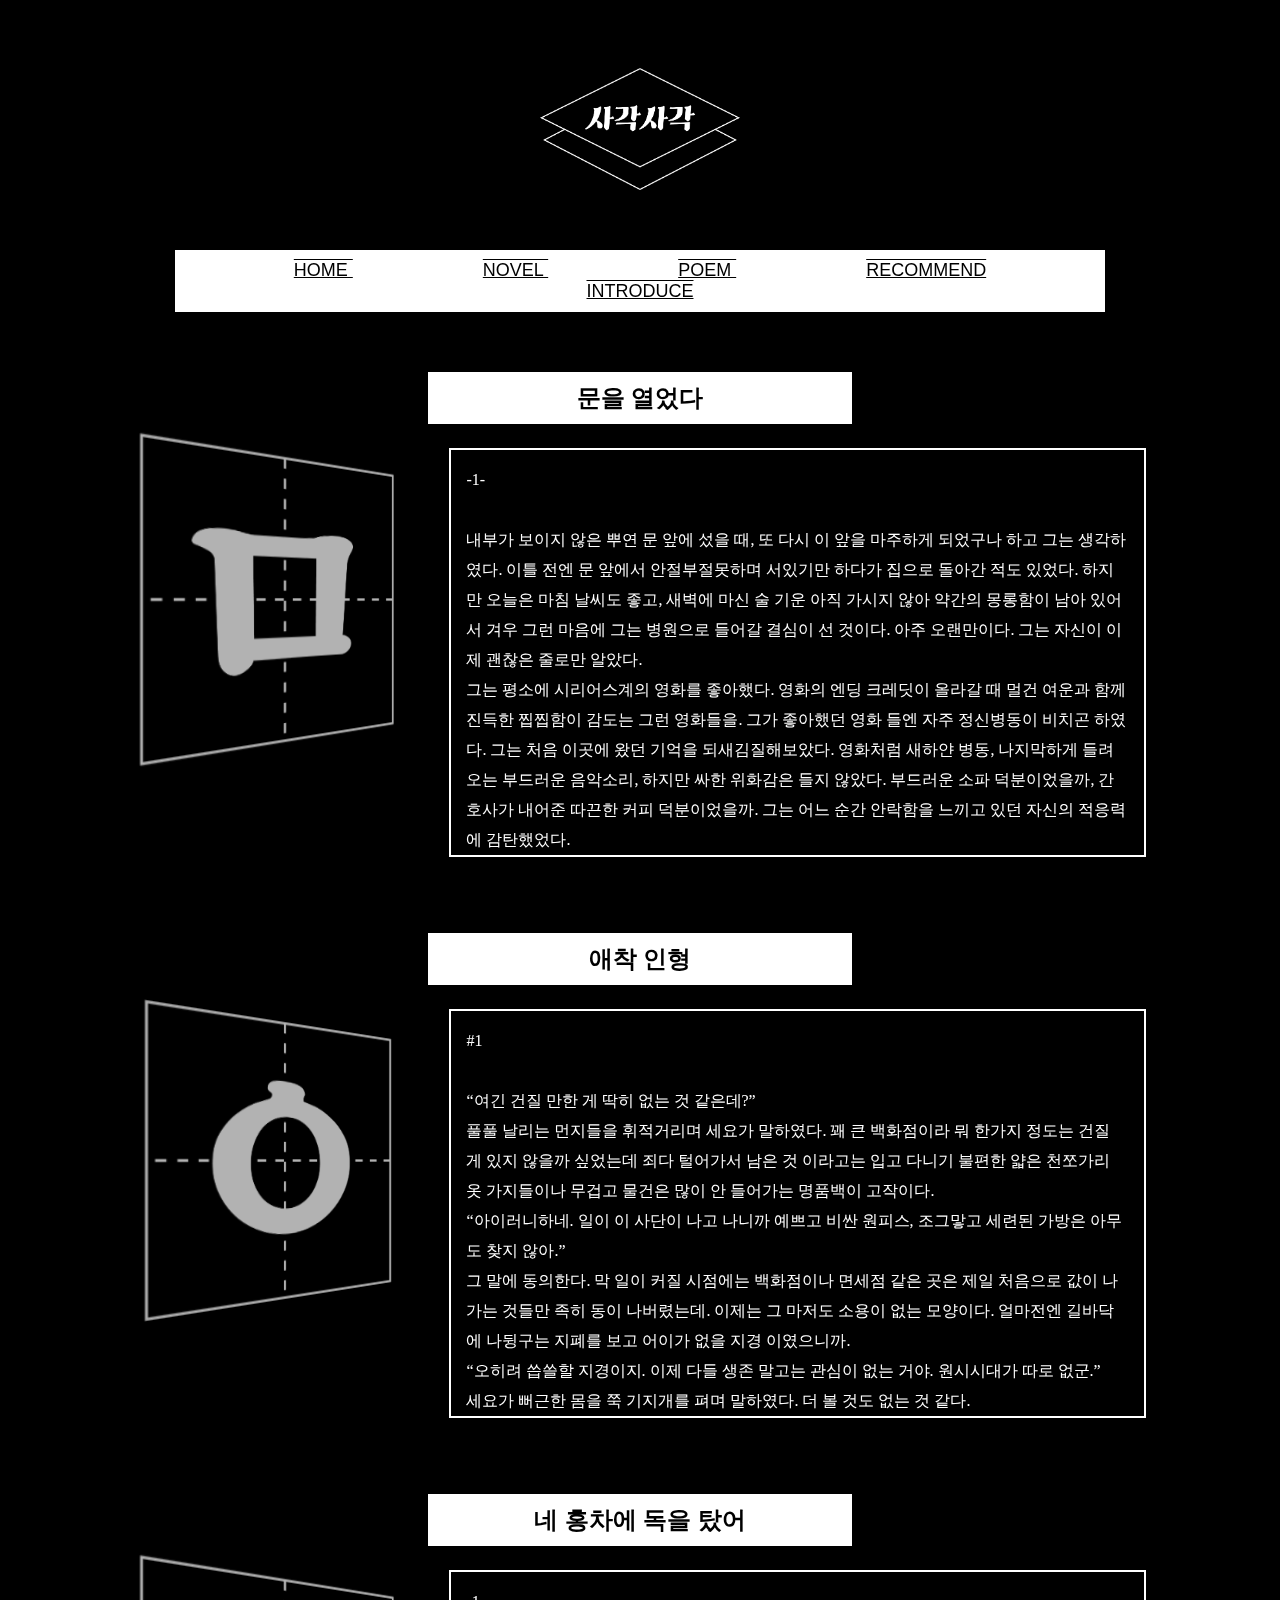
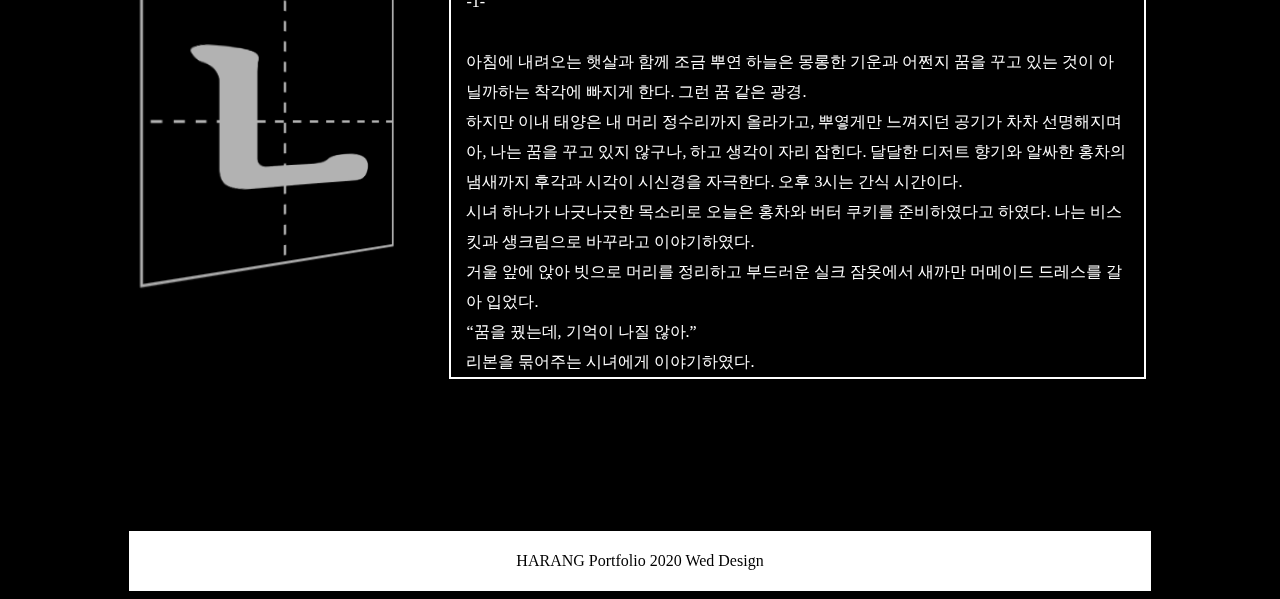
<file: novel.html>
<!DOCTYPE html>
<html>
 <head>
    <title> 사각사각 </title>
    <link href="novel.css" rel="stylesheet" type="text/css">
    <link rel="icon" href= "image/book-1294379_1280.png">
</head>
<body>
<center>
<header>
<center><img id="사각사각" src="image/%ED%83%80%EC%9D%B4%ED%8B%80.png" width="200px" alt="sagak"></center>   
</header>
<nav>
     <ul>
     <li><a href="index.html"> HOME </a></li>
     <li><a href="novel.html"> NOVEL </a></li>
     <li><a href="poem.html"> POEM </a></li>
     <li><a href="recommend.html"> RECOMMEND </a></li>
     <li><a href="introduce.html"> INTRODUCE </a></li>
     </ul>
    </nav>
   <p class="NOVEL">문을 열었다</p>
    <img id="ㅁ" src="image/%EC%82%AC%EC%A7%84_%EB%AC%B8%EC%9D%84%20%EC%97%B4%EC%97%88%EB%8B%A4.png" alt="문을 열었다" width="200px"> 
 <p class="novel">  
 -1-<br><br>
 내부가 보이지 않은 뿌연 문 앞에 섰을 때, 또 다시 이 앞을 마주하게 되었구나 하고 그는 생각하였다. 이틀 전엔 문 앞에서 안절부절못하며 서있기만 하다가 집으로 돌아간 적도 있었다. 하지만 오늘은 마침 날씨도 좋고, 새벽에 마신 술 기운 아직 가시지 않아 약간의 몽롱함이 남아 있어서 겨우 그런 마음에 그는 병원으로 들어갈 결심이 선 것이다. 아주 오랜만이다. 그는 자신이 이제 괜찮은 줄로만 알았다.<br>
 그는 평소에 시리어스계의 영화를 좋아했다. 영화의 엔딩 크레딧이 올라갈 때 멀건 여운과 함께 진득한 찝찝함이 감도는 그런 영화들을. 그가 좋아했던 영화 들엔 자주 정신병동이 비치곤 하였다. 그는 처음 이곳에 왔던 기억을 되새김질해보았다. 영화처럼 새하얀 병동, 나지막하게 들려오는 부드러운 음악소리, 하지만 싸한 위화감은 들지 않았다. 부드러운 소파 덕분이었을까, 간호사가 내어준 따끈한 커피 덕분이었을까. 그는 어느 순간 안락함을 느끼고 있던 자신의 적응력에 감탄했었다.<br>
 “---지금 들어가시면 돼요.”<br>
 그는 약간 비틀거리며 진료실로 들어가고 있었다. 그는 평소에 꽤나 관찰력이 좋아서 남들이 보지 못하는 것을 빠르게 파악하는 재능을 가지고 있었다. 그래서 술에 취해 비틀거리는 그의 모습을 보고 1초의 경멸을 느끼는 간호사의 표정을 불행히 봐 버리고 말았다. 그는 오히려 신나 있었다. 혼난다면 더 하고싶고, 짜증을 낸다면 더 놀리고 싶은 반발심이 들었다. 그는 위풍당당하게 팔을 저으며 진료실의 문을 활짝 열어 젖혔다.<br>
 “안녕하신가!”<br>
 마치 간호사가 들으라는 듯 우렁차게 소리를 질렀다. 퍼런 다크써클 아래로 자글자글하게 눈주름이 생겼다. 그는 한쪽 팔을 뒤로 젖힌 채 껄렁하게 자리에 앉았다.<br>
 “---씨, 오랜만에 찾아 주셨네요.”<br>
 “그래. 자주 못 봐서 서운한가?”<br>
 “그보다 오늘은 텐션이 아주 높군요.”<br>
 “내가 건강해지고 있다는 증거이지.”<br>
 “자신의 상처를 가리기 위해 오히려 밝고 쾌활하게 행동하게 된다고 제 대학 시절 교수님이 그러셨죠. 마치 고슴도치처럼 날을 세우는 것과 같다고.”<br>
 “아닐텐데?”<br>
 “말은 편하게 하시는 건가요? 뭐, 저는 상관없습니다.”<br>
 “몇 번이나 만났는데 입 정도는 쉬게 해줘.”<br>
 그는 자세를 고쳐 앉았다. 한 쪽 팔이 저려온 것이다. 의사는 그의 지난 검사 이력서를 잠시 살펴보았다. 안경이 내려가 검지로 안경 중앙을 쓸어 올렸다.<br>
 “그래서, 요즘은 어떻게 지내시나요?”<br>
 “똑같지. 술을 마시고 영화를 보고.”<br>
 “아직도 우중충한 영화들만 보고 계시나요?”<br>
 “사십이 가까워 질때까지 그런 영화들만 사랑했지. 사람의 취향이 쉽게 바뀌는 건 아니야. 왜, 좀 밝은 거라도 봐야 좋아지나?”<br>
 “아뇨, 딱히.. 좋아하는 것을 보는 게 최고입니다. 그럼 얼마 전에 본 영화 줄거리라도 말해주세요.”<br>
 “얼마전이라 하기보다는.. 어제. 응, 그래 어제. 내가 뭘 봤더라.. 미안하네. 술을 마셔서 기억이 나질 않아.”<br>
 “그럼 최근에 본 영화 아무거나 말해줘도 괜찮습니다.”<br>
 “최근엔.. 재난영화를 봤어. 좀 삼류 영화지만. 지진과 해일, 허리케인이 한꺼번에 일어나는 대재앙의 영화. 결말이 흐릿해서 기억이 나질 않지만 주인공은 가족 일행이었던 걸로 기억해.”<br>
 “그 가족이 무얼 했죠?”<br>
 “질문이 이상하군. 재난영화라고 했잖아. 도망치고, 죽을 뻔하고, 가족을 지키고, 아버지가 희생을 하고. 여느 영화나 다를 게 없어. 뻔한 영화였지, 잘 만든 건 아니야.”<br>
 “아버지가 희생을 했다고요?”<br>
 “그래. 아내가 허리케인에 말려 올라갈 뻔 했을 때 아버지가 아내를 끌어 내리다가 도리어 허리케인으로 말려 들어가버리는.. 내가 전엔 기상학 쪽에서 일을 했는데 말이야, 그건 명백한 오류였어. 허리케인은 가장자리가 가장 빠르고 힘이 강하다는 것은 초등학생도 아는 사실이야. 아무리 건장한 성인 남성 이어도 그렇게 쑥 빼낼 수 있는 힘이 결코 아니란 말이지.”<br>
 “남편의 사랑의 힘이라고 해두죠.”<br>
 “그래.. 어이쿠.”<br>
 그의 눈이 찌릿하고 날카롭게 변했다. 그는 의사의 페이스에 말려들고 말았다.<br>
 “의사양반 가끔 참 무서워.”<br>
 “하하, 그럼 워밍업은 했고 오늘 해야 할 이야기를 해야죠.”<br>
 의사는 옷 매무새를 고치고 종이와 펜을 꺼냈다. 혹시나 싶어 각티슈도 주섬주섬 꺼내고 있었다.<br>
 “그건 됐어.”<br>
 그가 손사레를 치며 거부하였다.<br>
 “그럼 그때 이야기를 해볼까요.”<br>
 “지겹지도 않나?”<br>
 “그게 의사의 일이죠. 관찰, 그리고 집요함.”<br>
 “징그러워.”<br>
 의사의 딸깍하는 볼펜 소리가 경쾌하게 울려 퍼졌다.<br>
 “그럼 시작해요. 좀비 사태에 있었던 일을 말해주세요.”<br><br><br>
 -2-<br><br>
 “여긴 나 같은 사람이 많이 오나?”<br>
 그는 바로 입을 열기엔 머쓱함이 없지 않아 있었는지 잠시 화제를 전환하고자 하였다.<br>
 “그런 편입니다. 아무래도 이곳은 직장과 가정집이 함께 존재하니 후유증이 남아있는 생존자들이 많이 있는 편이죠.”<br>
 의사는 이에 잠시 응해주기로 하였다.<br>
 “다 똑같잖아. 그들 중에서도 후유증에서 벗어나 다시 사회생활에 임하는 이들도 많을 거야. 복사한듯 똑같은 사연, 같은 트라우마.”<br>
 “아닙니다. 하나같이 다 달라요. 저마다 제 각각의 사연과 상처들을 듣게 됩니다.”<br>
 “글쎄.. 다들 누군가를 잃고 슬퍼할 뿐이잖아? 다들 같은 시기를 겪었는데, 떨쳐내지 못하는 내가 이상한 것 일지도 몰라.”<br>
 “전혀. 단언할 수 있습니다. 사람마다 외상과 같은 상처가 생겼을 때 낫는 시기가 다른 것과 같을 뿐이죠.”<br>
 “흐음.. 그래 그럼 다시 기억해볼까. 이제는 말 할 때 그렇게 감정적이지 않아.”<br>
 “좋습니다, 좋아요.”<br>
 의사는 다시 한 번 볼펜의 심지를 딸깍 눌렀다.<br>
 “나에겐 아내가 있어, 있었어. 우리는 연애결혼을 했지. 나의 부모님은 중매결혼을 했지만 나는 내가 진정으로 사랑하는 사람과 결혼을 했어. 내가 직장을 다니고 있었을 때, 내 바로 앞 동에 그녀, 연희가 살고 있었지. 저녁 늦게 일을 하고 들어오면 우리 집은 항상 어두컴컴하게 빛 한 줌 없이 불이 꺼져 있어. 근데 커튼 틈 사이로 희미하게 불빛이 들어와. 그때 커튼을 살짝 치면 저 멀리서 누군가 빨래를 너는 실루엣이 보여. 연희는 정확하게 내 퇴근시간에 빨래를 너는 루틴을 가지고 있었지. 그 실루엣을 보는게 좋았어. 아, 내가 변태 같나?”<br>
 “음, 우연이라고 이야기합시다.”<br>
 “그땐 내가 타지에 살다가 처음 자취를 할 때라 그런지 외로움을 좀 타고 있었거든. 가장 우울 할 때는 집에 들어왔을 때 내가 처음 형광등을 켜야 할 때야. 아무도 없는 황량한 집에 나 혼자 있다는 건 생각보다 사무치게.. 외롭더군. 그때 한참 좋아하던 영화는 엑소시스트였는데 하다하다 집에 귀신이라도 있으면 좀 덜 외롭지 않을까 싶었어. 근데 그녀와 생활 루틴이 겹친 이후로 좀 변태 같지만 왠지 그녀가 나를 반겨주는 거 같다는 생각이 종종 들었어. 내 공간에 누군가 존재한다는 생각이 들었어. 그게 그 당시엔 참 위로가 됐는데.. 그래서 한 번 정도는 고맙다고 인사라도 올리고 싶은 심정이었지.”<br>
 그는 목이 타는지 중간중간 쉰 소리를 냈다. 의사는 이를 짐작하고 물을 한잔 따라 건넸다. 그는 가볍게 목인사를 하였다.<br>
 “나는 운명을 잘 믿지 않았어. 제일 싫어하는 영화도 로맨틱 계열 영화지. 왜 그런 영화들은 꼭 하나같이 둘이 처음엔 우연치 않게 만나고, 또 우연에 우연을 거듭해서 계속 만나게 되잖아. 그리고 그 모든 과정을 운명이라고 정의 내리지. 그건 그냥 운이 좋은 거야. 결국 우연의 연속이지. 그래.. 나도 운이 좋은 거야. 이대로 살다 간 우울증에 걸릴 거 같아서 아침마다 조깅이라도 하기로 했지. 근데 그때 나가면 꼭 연희가 출근을 해. 그래서 난 마침내 노란 빛 사이의 검은 실루엣이 아니라 실체하는 그녀를 봤어. 밝은 갈색 머리를 단정하게 하고 까만 뿔테 안경을 쓴 사람.”<br>
 “로맨티스트 이시구만.”<br>
 “하하, 너무 연애사 이야기만 했나? 그래 그 뒤론 우연의 연속이야. 어쩌다 우연히 카페에서 만나고, 사실 그녀도 저녁마다 나를 봤었다는 우연에 우연의 거듭한 그래, 운명. 믿지 않았다고 했었지? 이젠 믿어. 연희는 내 운명이였어. 우린 평생을 사랑하기로 맹세하고 결혼하고, 아이는 가지지 않았지만 둘이서 정말 행복했지. 내가 식사를 차려주면 연희가 항상 쌍엄지를 올리며 맛있다고 칭찬해준 모습은 지가나가 식기 그릇만 보게 되도 다 떠올라. 너무 예뻤는데. 진짜 너무 사랑했는데.”<br>
 “…”<br>
 “그땐 우리 결혼기념일을 한 달하고 3일정도 남겨둔 시기였어. 뉴스를 봤을 땐 오늘이 4월 1일인가 싶어 급하게 달력도 살펴 봤어. 8월 23일. 그날을 잊지 못해. 창문 밖은 자동차끼리 부딪히는 소리, 창문을 긁는 소리, 나지막히 들려오는 작은 비명이 들렸었지. 연희는 경직된 얼굴을 하고 창문에 손을 바짝 붙이고 있었어. 그녀는 평소엔 창문에 자국 생기니까 손 대지 말라고 나에게 타일렀던 사람이었는데. 나와 그녀는 한동안 서로를 바라보았지. 그러곤 그녀는 벌떡 일어나 냉장고와 창고를 뒤지면서 남아있는 식량과 식수를 확인 하였어. 야무진 여자야. 나는 처음에 그녀의 이상행동이 충격을 받아 횡설수설하는 걸로 봤다가 이내 상황을 파악하고 제일 먼저 생존전략을 준비하는 그녀의 모습에 감탄했어. 다행히 이틀 전에 장을 봐 둔 상태라 꽤나 물량은 넉넉한 상태였지. 우린 서로를 끌어 안았어.”<br>
 ‘영원히 함께하자.’<br>
 “오글거리지? 하지만 그 당시엔 진심이었어. 우리는 서로에게 맹세했어. 그때 막 울면서 딴 소리도 했었는데 저 말만은 귀에서 맴돌아 우리 두 사람의 목소리가 얽혀서 함께 이야기했어. ‘영원’이라는 말은 생각보다 무거워. ‘죽을 때까지 함께’가 아니야. 죽어서도, 아니 그 시간을 초월하여 함께하자는 뜻이야. 일종의 맹세였지.”<br>
 그의 손이 미세하게 떨리는 것을 의사는 감지하였다.<br>
 “천천히 말해도 됩니다.”<br>
 “아니, 아니 괜찮아. 계속하지.”<br>
 그는 잠시 쉬는가 싶더니 다시 말을 이었다.<br>
 “우리는 버텼어. 생존했다고 표현하진 않겠네. 우린 둘 다 겁쟁이라 밖에 나가서 구조 요청을 한다거나, 모자란 식량을 확보할 생각은 하지 않았어. 그저 남아 있는 식량을 이용해 버티고 그것이 더 이상 한 톨도 남지 않고 다 떨어졌을 때 함께 결말을 맞기로 했지. 괜찮아, 우린 영원히 함께하기로 했으니까 죽어서도 결코 혼자가 아니었어. 그 말 한마디가 나와 연희를 얽히게 했지. 영원히 서로의 육신이 멸해도 우주 그 어딘가에 우리는 함께 할거라고 믿었어. 아, 이상한 종교 같은 거를 믿은 건 아니야. 우린 할 것이 딱히 없어서 아직 돌아가는 티비로 영화만 주구장창 봤거든. 종교계 영화나 SF영화를 보면 저런 말이 자주 나오잖아. 그냥 그걸 따라한거야.”<br>
 그는 잠시 고개를 푹 숙였다. 그러곤 한동안 미동조차 하지 않았다. 잠시 후 그는 숨을 못 쉬는듯 크게 발작을 하기 시작하였다. 의사는 깜짝 놀라 그를 진정시켰다.<br>
 “좋습니다. 수고하셨어요. 오늘은 그만하셔도 됩니다. 구급차를 불러 드릴게요.”<br>
 “아니!!”<br>
 그가 소리쳤다. 식은땀을 흘리며 잔뜩 인상을 쓴 채 확장된 동공으로 의사를 바라보았다.<br>
 “계속하게 해주시오.”<br>
 그는 부탁하였다. 의사는 잠시 주춤하였지만 이내 자신의 자리로 돌아갔다.<br>
 “그런데, 근데, 그때.. 그때가.. 그…”<br>
 그는 옆에 있던 물을 벌컥벌컥 들이마셨다. 잔은 금새 빈 잔이 되었다. 의사는 다시 물을 한 잔 가득 따라주었다.<br>
 “고맙소..”<br>
 그는 마침내 진정된 듯 편안하게 숨을 골랐다.<br>
 “그때, 그래 그때가 문제였어. 식수가 다 떨어졌어. 마실 물이 더 이상 없었는데.. 우리는 식수를 구비하기 위해 수돗물을 끓여 마시기로 하였어. 가스버너가 있어서 냄비에 물을 넣고 끓였지. 그때 마지막 식수를 마신게 나였어서.. 나는 목이 마르지 않았어. 그녀는 목이 말라 냄비에 있는 물을 한잔 마셨거든? 그게 문제였어, 그게.”<br>
 “네.”<br>
 “그녀가 시름시름 앓기 시작했어. 그러더니 배부터 썩어 가더군. 연희가 막 소리쳤어. 너무 아프다는데, 내가 해줄 수 있는 건 아무것도 없어. 그냥 땀에 범벅 된 손만 꼭 잡아주고 울면서 기도했어. 그녀의 비명이 가래가 들끓는 소리로 바뀌어 가. 나는 한참 후에야 깨달았어.”<br>
 “아.”<br>
 “그녀가 좀비가 된 거야. 왜? 영화에선 물렸을 때만 좀비가 되는게 아니었나? 그 수돗물. 심지어 끓였는데. 팔팔 끓였는데도 그녀가 감염 되었어. 연희가 더 이상 말을 못해. 먼지 끼인 하얀 눈으로 나를 쳐다봐. 그러곤 몇 번이나 나를 물어 뜯으려고 하였지. 하하, 지금 생각하면 그냥 먹히고 말 걸. 나는 이 보잘 것 없는 몸뚱이가 어찌나 소중했는지 연희를 방에 가두고 묶어 두었어. 연희가 먹질 못해서 말라가. 좀비는.. 사람만 먹잖아.”<br>
 “그럼..”<br>
 “나는 몇 달 만에 밖으로 나갔어. 연희에게 먹을 걸 줘야 하니까. 영원을 약속한 내 아내를 위해 나는 약속을 지켜야 하니까. 그녀를 가둔 문 앞에서 몇 번이나 말했어. 여전히 사랑한다고, 당신이 무엇이 되었건 그 모든 것을 정성껏 사랑한다고 말했어. 어줍지 않은 실력으로 만만한 사람들을 골라 연희에게 줬어. 맛있게 먹어주던데.. 예전처럼 웃으면서 엄지는 올려주지 않아. 그냥 계속 더 달라고 할 뿐이야.”<br>
 그가 쓰게 웃었다. 아마 그녀가 살아생전 그의 요리를 먹어주었을 때 지었던 맑은 웃음을 생각하고 있을 것이다.<br>
 “밤이 되면 거실에서 잠을 청할 때 연희가 이따금씩 비명을 지르고 가래 끓는 소리를 냈어. 나는 연희가 좀비가 된 순간부터 잠을 잔 적이 없었어. 졸기라도 하면 그녀가 지르는 비명소리에 잠이 깨곤 했지. 쓰레기같지만, 한번은 소리를 질렀어 ‘제발, 닥쳐!’ 하고. 그녀는 내 소리에 반응해 더 크게 소리를 질러. 그녀를 보살펴 주기로 약속했는데, 겨우 그딴 거에 처음으로 연희에게 화를 내었어.”<br>
 “수면을 취하지 못하면 사람은 이성을 붙들기 힘들어요.”<br>
 “그렇게 말해주나? 고맙진 않네. 그럼 이것도 잠을 못 자서 이성적이지 못했다고 말해주겠나?”<br>
 그의 태도가 신경질적으로 변하였다. 묘한 원망을 의사에게 표현하였다.<br>
 “내가 집을 잘 나서는 걸 알게 됐나 봐. 주변 약탈자들이 우리 집을 탐하기 시작했지. 우리집엔 도어락이 많아. 보통 집엔 많아봐야 2개, 3개정도지만 우리 집은 무려 7개의 도어락을 설치했었지. 집은 아파트 10층, 문은 철문이야. 장담하지. 그 누구도 함부로 못 들어와.”<br>
 그가 부들부들 떨기 시작했다. 두려움으로 인한 떨림이 아니었다. 그것은 필시 분노였다.<br>
 “그날은.. 결혼기념일이 지난 지 10달은 좀 넘었을 거야. 사실 어느 순간 날짜를 세지 않아서 잘 몰라. 나는 언제나처럼 식량을 구하고, 그녀의 밥을 챙겨 주기 위해서 칼을 들고 밖으로 나갈 준비를 하고 있었어. 그녀가 찢어질 듯한 비명과 시체 썩는 냄새를 풍기며 나를 반겼어. 나는 그녀를 사랑해. 고막을 쥐어 뜯는 듯한 비명도, 코를 비트는 썩은 냄새까지 모조리 사랑한다고. 그날은 나가기 전 밖을 살펴 보았어. 커다란 가방을 들쳐 매고 오토바이를 탄 일행. 멀대 같이 키 큰 사람과 적당히 키가 큰 사람 하나. 아파트 안으로 들어오더군.”<br>
 그가 눈에 띄도록 몸을 떤다. 이마는 빨갛게 달아올라 핏줄이 서는 것이 보였다.<br>
 “문을 열고 갔어.”<br>
 그가 작게 이야기 했다.<br>
 “문을 열고 갔다고!!!”<br>
 그는 자신의 손에 쥔 물이 든 도자기 컵을 벽에 집어 던졌다. 내용물은 사방으로 튀어 의사의 노트를 푹 적셔버렸다. 깨진 컵의 파편이 바닥에 흩어져 있다. 간호사가 깜짝 놀라 진료실 안으로 들어오자 의사는 손짓으로 나가라고 표현하였다.<br>
 “괜찮습니까? 진정하세요.”<br>
 “헉, 헉..”<br>
 그는 머리를 쥐며 몸을 둥글게 말고 있었다.<br>
 “왜? 왜? 그녀와 영원히 함께하기로 약속 했잖아. 왜? 나는 왜 문을 열었을까? 아니, 사실 나도 알아. 왜? 왜긴? 내가 몰라서 물어보나? 나는 연희를..”<br>
 그의 동공이 바싹바싹 타 들어간다. 머리카락을 다 뽑아버릴 듯 강하게 쥐고 흔들고 있었다.<br>
 “당신은 그녀가 죽길 바랬네요.”<br>
 “아니, 난.”<br>
 “아닙니다. 변명하지 마세요. 당신은 그녀가 죽길 바랬습니다. 더 이상 자신이 고통받는 걸 원치 않았어요.”<br>
 “난!!”<br>
 “그녀의 들끓는 가래소리, 찢어질 듯한 비명, 눈을 뜰때마다 시작되는 악몽, 그럼에도 버텨야 하는 자신의 일상생활에 고통받고 있었습니다.”<br>
 “닥쳐!!”<br>
 “그녀를 사랑했던 지난날들과 그녀를 사랑해야 하는 현실, 그리고 영원한 사랑을 맹세한 자신에게 메여 있을 뿐입니다.”<br>
 “아아악!!”<br>
 “너는<br>
 지키지도 못할 약속을 한 거야.”<br>
 멈칫했다. 그는 쥐고 있던 머리를 비틀어 팔 사이로 의사를 노려보았다.<br>
 “나는 병원에 온 적이 없어.”<br>
 “무슨 소립니까?”<br>
 “이 병원, 내가 언젠가 영화에서 본 장면이랑 똑같아. 새하얀 병동, 푹신한 소파, 노랫소리까지 똑같아. 완벽하게.”<br>
 “하, 참..”<br>
 “그리고 당신을 처음 봐. 아니 지금 당신 얼굴이 보이지 않아. 아니 처음부터 안 보였어. 당신의 얼굴은 병원에 있는 내내 흐릿 했어.”<br>
 “…”<br>
 “당신 누구야.”<br>
 나는 그 순간 내 머리카락 사이로 희미하게 보이는 의사의 입꼬리를 보았다. 그는 웃고 있다. 마치 나를 비웃는듯. 그리고 작게 중얼거린다. 귀가 물속에 있는 듯 둔탁한 소리만 울려 퍼진다.<br>
 ‘악몽을 꾸고 있습니다.’<br>
 머리가 아프다.<br><br><br>
 -3-<br><br>
 짹짹거리는 새의 소리와 직진하며 들어오는 커튼 사이의 햇빛에 나는 눈을 떴다. 소파에 옆으로 누운 채 눈을 떠서 그런지 소파는 침범벅이 되어 있었다. 켜져 있는 티비는 치직거리며 화면을 보여주지 않는다. 눈 앞에는 월드워z 영화의 블루레이 껍질이 굴러다니고 있다. 기억났다. 어제 내가 보다 잔 영화는 월드워z였다. 떼굴떼굴 굴러가는 초록색 소주병과 깡깡거리며 돌아다니는 맥주 캔들을 적당히 발로 치워 소파에서 일어났다. 까치집 지은 머리를 쓸어내리며 아직 차마 다 깨지 못한 눈꺼풀이 감겨오고 있다. 멍하니 티비만을 바라보다 이내 일어나 창문 밖을 살펴보았다. 토요일 임에도 생각보다 많은 사람들이 정장을 입은 채 직장으로 가는 모습이 보인다. 나도 오늘은 일정이 있다. 따르릉- 마침 전화도 온다.<br>
 “오늘 오전 11시에 예약하진 김우진씨 본인 이신가요?”<br>
 “예.”<br>
 “오늘 예약하신 시간대로 꼭 오셔야 해서 알려드립니다.”<br>
 “예, 알겠습니다. 준비하고 가겠습니다.”<br>
 나는 거실을 살펴보았다. 오늘은 정말로 집 청소를 해야 하는데, 여전히 기운이 나질 않는다. 적당히 세수를 하고 양치를 한 후 밖으로 나설 준비를 하였다.<br>
 “…다녀올게요. 약 꼭 챙겨 먹어요.”<br>
 나는 안방을 향해 이야기하였다. 안방에서 들리는 미세한 끙끙거리는 소리가 귀에 닿았다.<br><br><br>
 -4-<br><br>
 반갑습니다. 처음 오신 거죠?<br><br>
 네.<br><br>
 하고싶은 이야기가 있으면 말해주세요. 아무거나.<br><br>
 오늘 꿈을 꿨습니다. 얼토당토 없는 내용이었는데 이상한걸 전혀 눈치 채지 못했어요.<br><br>
 꿈이란 게 원래 그렇습니다.<br><br>
 꿈에서 깼는데, 순간 헷갈렸습니다. 방금 꾼 게 정말 꿈이 맞았는지. 지금 이건 꿈이 아닌지.<br><br>
 꿈이란 게, 그렇습니다.<br><br>
 그럼 지금도 꿈이 아닐까요, 아니라는 보장이 있나요? 눈을 뜨면 끙끙 앓는 불치병을 가진 사랑하는 아내가 있습니다. 술병과 맥주 캔, 다 보지도 못한 영화의 무지갯빛 필름만 존재합니다. 꿈속의 의사가 저는 악몽을 꿨다고 말해줬습니다.<br><br>
 이것도 꿈일까요? 이것은 악몽일까요?<br><br>
 저는 언제쯤 깨어납니까?<br><br><br><br></p><br><br>
 
 <p class="NOVEL">애착 인형</p>
    <img id="ㅁ" src="image/%EC%82%AC%EC%A7%84_%EC%95%A0%EC%B0%A9%EC%9D%B8%ED%98%95.png" alt="애착 인형" width="200px"> 
 <p class="novel">  
 #1<br><br>
 “여긴 건질 만한 게 딱히 없는 것 같은데?”<br>
 풀풀 날리는 먼지들을 휘적거리며 세요가 말하였다. 꽤 큰 백화점이라 뭐 한가지 정도는 건질 게 있지 않을까 싶었는데 죄다 털어가서 남은 것 이라고는 입고 다니기 불편한 얇은 천쪼가리 옷 가지들이나 무겁고 물건은 많이 안 들어가는 명품백이 고작이다.<br>
 “아이러니하네. 일이 이 사단이 나고 나니까 예쁘고 비싼 원피스, 조그맣고 세련된 가방은 아무 도 찾지 않아.”<br>
 그 말에 동의한다. 막 일이 커질 시점에는 백화점이나 면세점 같은 곳은 제일 처음으로 값이 나 가는 것들만 족히 동이 나버렸는데. 이제는 그 마저도 소용이 없는 모양이다. 얼마전엔 길바닥에 나뒹구는 지폐를 보고 어이가 없을 지경 이였으니까.<br>
 “오히려 씁쓸할 지경이지. 이제 다들 생존 말고는 관심이 없는 거야. 원시시대가 따로 없군.”<br>
 세요가 뻐근한 몸을 쭉 기지개를 펴며 말하였다. 더 볼 것도 없는 것 같다.<br>
 “로, 역시 여긴 더 볼 것도 없어. 근데 이제 슬슬 저녁이라 감염자들이 기어 나올 것 같은데. 그 래도 합류해?”<br>
 확실히 고민이긴 하다. 밖은 아직은 밝지만 우리가 팀과 합류할 쯤엔 어둑어둑 해질지도 모를 일이다. 백화점이라고 마냥 안전하진 않을 텐데. 가구점에서 잠을 청할까?<br>
 “가구점은 안돼. 방랑자나 무법자들이 들어온다면, 너는 어디부터 갈 거 같은데?”<br>
 그들도 백화점 안에 건질 것이 없다고 판단하여 백화점 안에 있는 사람을 찾아 강도 짓이라도 할 것이다.<br>
 “걱정 마. 내가 생각해 둔 곳이 있거든. 4층으로 내려가자.”<br>
 세요는 왠지 신이 난 듯 후다닥 고장 난 에스컬레이터로 다가갔다. 얼마 전에 다친 오른쪽 다리 가 아직 다 낫지도 않은 나는 안중에도 없는 모양이다.<br>
 “왜 이렇게 느려?”<br>
 저렇게 철없는 소리나 하고 있으니 말이다. 나는 퍼석한 눈알을 굴려 오른쪽 다리를 툭툭 집어 주었다. 그제서야 아차- 하는 세요의 표정은 꽤나 볼만했다.<br><br><br>
 #2<br><br>
 세요가 고른 장소는 다름 아닌 장난감 매장이었다. 새까만 공간에 먼지가 잔뜩 쌓인 인형과 로 보트 들이 바닥에 나뒹굴고 있었지만 넘쳐나는 양들을 보니 좀비사태가 일어나도 제 아들 딸 장 난감만큼은 다들 챙기지 않은 모양이다.<br>
 “어때, 나 머리 좋지? 아무리 멍청이라도 누가 장난감 매장을 찾겠어?”<br>
 그걸 우리가 찾은 것은 간과하는 세요였다.<br>
 “푹신한 인형들도 많아. 엄청 큰 곰인형 몇 개 뭉치면 왠만한 침대보다 나을 걸? 그러니까 인형 좀 모아와봐.”<br>
 “세요는 뭐할건데?”<br>
 “나는 터를 잡을 거야. 어쭈, 여기서 잠을 청하는 것도 내 아이디어인데, 셋바닥이 길구먼.”<br>
 세요의 고집은 이길 거리가 못된다. 나는 굴러다니는 카트 하나를 꺼내 들어 인형을 모으기로 하였다.<br>
 아저씨 냄새 나는 30대 아저씨가, 그것도 솜인형 코너를 돌아다니기는 생각보다 자주 있는 일은 아닐 것이다. 인형들도 꽤나 많은 종류들이 있구나, 나는 끽 해봤자 토끼인형, 아니면 곰돌이 인 형 정도만 있을 줄 알았는데. 고양이 인형, 다람쥐 인형, 요상한 동물도 하나 있길래 뭐지 싶어 이름표를 보니 아르마딜로 인형도 있었다. 목 베개로 인기가 상당하다고 적혀 있다. 하지만 세요 가 원하는 만큼의 커다란 인형은 생각보다 잘 보이지 않았다. 작은 인형들은 몇 개 모았지만 이대로 가면 세요가 잔소리를 퍼 불게 뻔하여서, 나는 조금 더 안쪽으로 돌아다니기로 하였다.<br>
 바깥쪽에 있을 땐 잘 몰랐는데, 생각보다 안쪽은 폭격을 맞은 듯 꽤나 심각해 보였다. 중간 중간 핏자국과 부딪혀서 움푹 파인 자국들이 선명하게 남아 있었다. 여기서 시체라도 나오면 어쩌지- 라는 생각이 머리 속을 스쳐 지나갔다. 그래도 자세히 보니 인형 더미들 사이로 꽤나 묵직해 보 이는 솜인형들이 곳곳에 섞여 있는 것이 눈에 띄는구나. 귀를 잡아 올리고, 다리를 잡아 올리고, 조동아리를 잡아 올리고, 손을-<br>
 두툼하고 작은 손을 잡았다. 나는 번쩍 들어 올려 얼굴을 확인하였다. 푸근해 보이는 갈색 곰인 형 이였다. 크기는 대여섯살쯤 되어 보이는 여자아이 만한 크기, 파란색 리본도 달고 있다.<br>
 “안 와!?”<br>
 나도 모르게 꽤나 시간을 지체했다. 저 멀리서 들리는 짜증 섞인 목소리에 깜짝 놀라 몸을 파득 떨고 말았다. 도르르 거리며 빨라지는 발소리에 세요의 짜증이 조금은 풀렸으면 하는 바람이다.<br>
 “많이도 찾았네. 수고했어!”<br>
 세요는 내 등어리를 툭툭 치며 말하였다. 나이도 나보다 한참 어린 주제에 팀에 먼저 있었다고 아주 선배 행세가 기가 막힐 노릇이다.<br>
 그래도 자리는 꽤나 명당을 잡은 것 같다. 에스컬레이터와 비상계단 사이 쯤에 자리잡아 비상시 에 어디든 도망갈 수 있게 만들었고, 구석에 자리잡아 눈에 잘 띄지 않으면서도 공격하기 쉬운 자리이다. 거기에다 아까부터 드르륵 탁 드르륵 탁 하는 소리가 거슬렸는데, 세요가 주변 가판대 들을 치워 시야를 확보해 두었다. 마냥 나를 부려먹으려 한 것은 아니었다.<br>
 “짠! 세요표 침대입니다!”<br>
 꽤나 그럴싸한 인형무덤이다.<br>
 “이제 그거 주세요, 아저씨야.”<br>
 흠칫했다. 파란리본 곰인형 손을 나도 모르게 꼭 잡고 있었다.<br>
 “…안고 잘까?”<br>
 “미쳤네.”<br>
 30대 중반 아저씨표 저질 개그였다. 세요가 벌레 보듯 나를 째려보았다.<br>
 “그러세요-"<br>
 그러면서 세요는 아까 전부터 찜 해 두었던 민소매 원피스를 입은 하얀 토끼 인형을 스윽 꺼냈 다. 내가 고른 것 중 가장 예쁘고 비싸 보이는 인형이었다. 세요도 안고 자고 싶었던 모양이다.<br>
 어느덧 어두워진 백화점 안은 희미하게 그르르- 거리는 소리가 메아리 치고 있었다. 그래도 감염 자들은 계단을 오르지 못하기 때문에 4층이나 되는 이곳은 꽤나 안전할 것이다. 하지만 세요도, 나도 지금까지 수없이 겪은 고난과 돌발상황에 신경이 곤두서서 편히 잠을 청하진 못할 것이다. 아까 전부터 꿈벅 꿈벅 하는 세요도 영 잘 생각은 없어 보인다.<br>
 “안자? 먼저 자. 내가 눈 뜨고 있을게.”<br>
 세요가 나의 배려에 콧방귀를 뀌며 말하였다.<br>
 “됐어, 반응도 느린 게. 처음부터 잘 생각은 없었어. 쉬고 싶었던 거지.”<br>
 세요가 뻑뻑한 눈을 부비며 말하였다. 예전엔 그래도 꿈뻑 꿈뻑 졸기라도 했었는데. 이러는 것도 이해는 간다. 몇 달 전에 안전지대라고 생각했던 곳에 뜻하지 않게 감염자들이 들이 닥친 적이 있기 때문이다. 그때 인원이 대거 먹히거나, 감염됐었는데 그때 얼추 살아 남은게 10명중에 4명정도. 그중 나와 세요가 포함되어있었다. 마침 오늘 파트너도 나랑 함께하다 보니 세요도 괜히 그 때 생각이 나는가 보다.<br>
 ‘으악!’<br>
 나도 괜히 그때 생각이 나나 보다.<br>
 ‘무서워.’<br>
 나는 옆구리에 끼우고 있던 파란 리본 곰돌이 인형의 손을 터질 듯이 쥐었다.<br>
 “심심해. 재밌는 이야기라도 해봐.”<br>
 뻑뻑한 눈꺼풀을 꿈뻑 거리는 세요가 잠긴 목소리로 말하였다.<br>
 비몽사몽한 탓일까, 쓸데없는 소리를 하고 말았다.<br>
 “이 인형, 사티 생각나지 않아?”<br><br><br>
 #3<br><br>
 폭닥 거리는 소리와 함께 인형무덤이 파스스 무너졌다. 세요가 허리를 번쩍 들어 올려 나를 내 려다보고 있었다. 눈빛이 매서워 나는 휙 눈을 돌렸지만 짧은 순간 세요의 날카로운 눈 때문에 온몸에 전기가 통하는 것 같았다.<br>
 “아직도..”<br>
 그렇게 짧게 한 마디 하곤 세요는 다시 풀썩 드러누워 이쪽을 쳐다보지 않았다. 눈은 감고 있지 않는 것 같았지만 이제부터는 나하고 이야기를 섞을 생각이 없는 듯 하였다.<br>
 세요, 너도 사티를 좋아했지 않나. 사티와 함께 보낸 시간이 너에겐 큰 가치가 없었던가. 너에게 도 사티는 그저 스쳐 지나가던 동료 중 하나에 불과 했었나. 그리고 이 인형은,<br>
 “사티가 곰인형을 참 가지고 싶어 했었지?”<br>
 “로.”<br>
 “마땅한 인형이 없어서.. 헝겁을 대충 엮어서 줬었지.”<br>
 “말귀를 못 알아 들어? 그만하라고.”<br>
 “너가 만들었었지? 넌 의외로 바느질 솜씨가 나쁘지 않으니까.”<br>
 퍽- 하고 둔탁한 소리가 내 어깨에서 났다. 두꺼운 옷 때문에 소리가 크게 울리진 않았지만 짧고 강렬한 소리가 왼쪽 귀를 강타하는 듯 하였다. 정신 차리고 보니 왼쪽 어깨가 저릿한 것이 느껴 졌다. 그래, 내가 무슨 소리를 한걸까.<br>
 “미안해.”<br>
 “알면 됐어.”<br>
 세요는 다시 정면을 똑바로 쳐다보고 뻑뻑한 눈을 반쯤 추켜 올린 채 멍하니 어둠 속을 바라보 았다. 인형 무덤 위에 노인 촛대 위의 촛불이 퍼덕퍼덕 일렁이고, 일정하지 못한 빛 한 줌이 파르 르 떨리는 것이 어째 위태로워 보였다. 세요가 바싹 마른 입을 쩝쩝거렸다.<br>
 “로, 뭐가 말하고 싶은 지는 알겠지만 너무 오랜 시간이 지났어.”<br>
 “그런가? 겨우 몇 개월 전 일인 걸.”<br>
 “우리에겐 몇 개월도 엄청난 시간이야. 우린 적응하기를 기다려 주지않아. 생존을 제외하곤 모든 것을 도태시켜. 도태시켜야 해.”<br>
 팍팍하지만 이미 예전부터 동의하던 이야기이다. 좀비사태가 일어 난 지는 년도단위의 시간이 지났다. 이 시간까지 살아 있는 사람은 ‘먹히지 않은’, ‘당하지 않은’ 사람보단 ‘자살하지 않은’ 사람 들 만이 생존해왔을 것이다. 살기로 마음먹은 이상 이전의 따뜻한 정이나 진심 어린 위로는 든든 한 식량보다도 큰 사치에 불과하다.<br>
 “그리고 로, 나는 너를 괜찮은 동료라고 여겨서 그리고 너와 오랫동안 함께 하여서 너에게 줄 수 있는 최대한의 시간과 위로를 건냈어. 나에게 더 이상의 자비는 바라지 마.”<br>
 세요는 내가 팀에 합류하기 직전에 먼저 알고 지내던 사이였다. 2미터 가까이 되어 보이는 큰 키 와 단단해 보이는 근육, 선해 보이지만 강단 있는 얼굴과 군데군데 난 흉터와 멍이 젊은 나이에도 그간의 고생들이 가득 담겨져 있는 것으로 보였다. 그것이 내가 느낀 세요의 첫 인상이었다.<br>
 언제 한 번은 직접 말했더니 세요가 하하 웃으며 아주 잘 파악했다고 등을 팍팍 두들겨주었다. 그러곤 그녀가 말하길 처음에 나를 봤을 땐 말라 비틀어진 게 챙길 건 많아 보이는 ‘애기 아빠’ 같았다고 하였다.
 나중에 말하길, 그녀는 재난이 일어나기 전에는 체대를 준비중이었던 학생이었다고 하였다.<br><br><br>
 #4<br><br>
 “조금 있으면 ‘거북이’야. 정신 바짝 차려.”<br>
 우린 어찌 저찌 백화점에서 탈탈 털은 몇 없는 식량과 따뜻한 담요 몇 장을 각자의 배낭에 우겨 넣고 날이 밝자 마자 캠프로 향하고 있었다. 팀에서 임의로 만든 빨간 깃발 표식들이 모래먼지 사이에서 희미하게 퍼덕이고 있었다. 어제 우리가 켜 놓았던 촛불이 불현듯 괜히 생각났었다. 아침에 확인했을 땐 땅딸보처럼 조그마하게 변하여서는 심지는 까맣게 타 들어가 있었다.<br>
 “거북이야.”<br>
 세요가 가리킨 곳엔 ‘거북이’가 저벅 저벅 느릿하게 걸어가고있었다. 우리는 빨간 깃발 말고도 주변에 자주 보이는 좀비들에게 이름을 붙여 표식처럼 사용하고 있다. 지금 말하는 거북이는 이 전에 생존자중 하나였던지 오른쪽 종아리에 선명한 이빨자국과 떨어져 나간 살점이 덜렁이며 달 려 있고, 자기 몸 만한 커다란 배낭을 인 채로 그르르거리며 터덜터덜 걸어가고 있었다. 저 배낭 엔 우리에게 필요한 생존품이 잔뜩 있겠지만 덩치가 산만한 거북이는 덩치 값이라도 하는 듯 성 인 3명이 달려들어도 꿋꿋하게 자기 식량을 지켜냈다. 덕분에 건장한 인력 3명이 크게 부상을 당하였었다.<br>
 “오케이. 지나가자.”<br>
 ‘거북이’ 말고도 꽤 여러 좀비들에게 이름을 붙여주었다. 어린아이정도로 보이는 좀비 다섯 마리 가 무리 지어 걸어 다니는 좀비 떼에겐 우린 ‘꼬맹이들’ 이라고 이름 붙였고, 퍼런 색 넥타이가 인상적인 잿빛 양복을 입은 좀비는 ‘부장님’이라고 이름 붙였었다. 그 좀비는 특이하게도 오른손 에 잔뜩 금이 간 전화기를 푹 썩어 문드러진 귀에 푹 쳐 박고 있었다.<br>
 거북이를 지난 것을 보니 이제 한 반쯤 걸어 온 것 같다. 무슨 생각으로 이리 먼 곳까지 겨우 인원 둘로 팀을 이뤄 식량을 구하러 간 건가 싶지만 우린 처음 출발할 때만 해도 오토바이를 타 고 있었다. 몇 대 제공할 수 없는 오토바이와 이것을 탈 수 있는 인원이 몇 없는 것 또한 인원이 적은 원인이기도 하였다.<br>
 뭐, 식량 조달만큼 습격을 받기 좋은 상황도 없으니 만큼 적은 인원은 탁월한 선택이다.<br>
 그렇게 얻은 오토바이가 왜 없어졌는가 하면, 어이없게도 연료가 다 떨어져서 중간에 버렸다.<br>
 더 정확하게는 원래 연료를 조달 받던 곳이 박살이 나 있었다.<br>
 ‘아니, 언제?’<br>
 불과 며칠 전에도 식량 조달 인원으로 합류 했었던 세요도 예상 못했던 일이었던 것 같다.<br>
 연료를 조달 받던 캠프가 완전히 무너져 내려 모래바람만 흩날리고 있었고 우린 거기서 식은땀 을 흘리며 난감해하고 있었다. 하필 그때가 오후 5시경 해가 질 무렵이기도 하였다. 나는 그때가 우리의 마지막 하루가 되지 않을까 그렇게 생각하였다.<br>
 우리는 무너진 텐트를 비집고 들어가 최대한 안쪽에 숨어 잠을 청해야 했다. 바짝 긴장한 세요 와 나는 그날 단 한숨도 자지 못한 체 커졌다 작아졌다 하는 그르르 소리에 온 집중을 다했던 기 억이 난다.
 마침내 황혼이 오르는 새벽이 되었고 우리는 더 이상 들리지 않는 가래 끓는 소리를 확인 한 후 텐트 밖으로 나와 쭉 기지개를 폈었다. 온 몸의 근육들을 경직 시켜서 그런지 몸이 부서질 것만 같았다. 나는 그제서야 세요에게 궁금한 것을 물었었다.<br>
 ‘근데 너 학생이면서 오토바이는 어떻게 몰 줄 아는 거냐.’<br>
 세요는 깔깔 웃더니 방금까지 죽을 뻔 했는데 궁금한 것이 겨우 그것이냐고 하였다. 그리고 차 라리 일찍 물어보지 만약 우리가 어제 죽었으면 영원히 못 알고 죽었지 않겠느냐고,<br>
 ‘겨우 학생이 어찌 오토바이를 탈 줄 알지? 라는 의문을 가진 체 미련남은 귀신 될 뻔 했잖아.’<br>
 라고 하였다. 좀비가 되면 귀신이 될 수 있을까?<br>
 ‘아저씨 생각만큼 착실한 학생은 없을 거야.’<br>
 내 딸이 저런 말을 했다면 나는 무슨 생각이 들었을까.<br>
 아, 내 딸은 고등학생이 되기도 전에 죽었는데?<br>
 “로!”<br>
 짝- 하고 둔탁한 박수 소리가 크게 울렸다. 마치 귀 옆에서 폭죽을 쏜 듯 귀가 얼얼하다.<br>
 “무슨 짓이야. 큰 소리 내면 안되잖아.”<br>
 내 말을 듣곤 세요는 콧방귀를 뀌며 말하였다.<br>
 “내가 그 정도 생각도 없을까, 지금은 한낮이야 좀비는 이 허허벌판에 얼씬도 못하지. 아니 그것 보다 무슨 생각으로 그렇게 멍 때리는 거야. 아직 갈 길이 멀어.”<br>
 세요 말을 듣고 보니 깨달았다. 잠시 딴 생각에 한눈을 팔았구나. 지금만큼 경계를 늦추지 않아 야 할 때에.<br>
 “그리고 그 인형 언제까지 들고 다닐 거야? 보기 안 좋아.”<br>
 나는 내 오른손에 쥐고 있는 파란리본 곰인형을 보았다. 그러고보니 나는 어제부터 줄곧 이 곰 인형의 왼손을 꼭 쥐고 있었구나. 하지만 어쩐지 두고 가고 싶지 않았다.<br>
 “들고가면 어떻게든 쓸모 있지 않을까. 누군가는 필요로 할지 몰라.”<br>
 “무슨 소리야.”<br>
 그녀는 단박에 내 말에 면박을 주었다.<br>
 “..이제 우리 팀에 아이는 없잖아.”<br>
 그녀는 말할까 말까 우물거리며 나지막히 말하였다.<br>
 사티를 두고 하는 말이겠지.<br>
 내 아이 사티. 그래 내 딸.<br>
 내 딸 사티,<br>
 어쩐지 여전히 어색하다.<br><br><br>
 #5<br><br>
 난 참 못난 아빠였다.<br>
 딸을 지키지 못해서, 그래서 자조적으로 말하는 것이 아니다.<br>
 나의 이 참회 적인 면모는 좀비사태가 일어나기 한참 전, 사티가 말도 못하던 시절부터로 거슬 러 올라 가야한다.<br>
 나는 사티에게 없는 존재, 없어야 할 존재였다. 이혼한 가정, 딸에게서 아버지를 뺏어 간 존재이 다. 그래도 사티 엄마와 한 약속은 의무적으로 지켜 나가고 있었다. 친딸과 1주일에 한 번은 만나 기로 한 약속. 나는 내 딸에게 어느 정도의 부성애는 가지고 있었지만 그게 사랑일까 미미할 정 도의 미지근한 감정만이 남아있었다. 그런 사티는 내가 꼴에 아빠라고 내 집에 찾아올 때마다 나 를 기쁘게 반가워하였다.<br>
 ‘우리 어디 놀러가?’<br>
 지금 생각해보면 사티는 나를 반가워 한 건지, 일주일에 한 번 놀러가는 것이 즐거웠던 것인지 조금 헷갈리기도 한다. 사티가 나에게 주던 사랑을 의심 한다기보단, 나는 내가 아버지로서 사티 에게 사랑을 줬다고 자신하기가 어렵기 때문이다. 나는 사티를 만나면 뭐라도 해 줘야겠지 하는 생각에 놀이공원에 데려 다 주거나 영화를 보러 가거나 밥을 사주는게 고작이었다. 어떻게 사랑 을 줘야 할지 몰라서 그랬던 것이 어린 아이 마음엔 쏙 들었건 모양이다.<br>
 그날도 어디로 갈지 잘 생각이 나지 않아 데려간 곳은 동물원이었다. 입구에서 파는 솜사탕을 먹으며 사티는 부리나케 어디론 가 달려가기 시작했다.<br>
 ‘뛰다가 다쳐! 어디가!’<br>
 어린것이 뭐가 그렇게 헐레 벌떡인지 솜사탕을 다 계산하기도 전에 달려가던 사티. 사티는 깡총 거리며 나에게 소리쳤다.<br>
 ‘곰 보러 갈 거야!’<br>
 그러고보니 사티는 곰을 좋아한다고 얼추 들었던 기억이 났었다. 사티는 동물원 깊숙이 위치한 곰을 단숨에 찾아 유리창에 코를 틀어막고 조용히 지켜보았다. 유리창은 사티의 콧김에 하얗게 김이 서렸다.<br>
 ‘아빠가 보기엔 덩치 크고 무서운데.’<br>
 보통은 토끼나 기니피그 같이 앙증맞은 것이 인기가 좋은데 사티는 왜 곰이 좋을까.<br>
 ‘나는 그냥 좋아.’<br>
 그냥 좋은 게 있을까 어려서 자기 감정을 잘 모르는 게 아닐까.<br>
 그러기엔 아차 했다. 나도 아직 사티에게서 느끼는 이 의무감이 어떠한 형태인지 모르니까.<br>
 곰을 실컷 구경하고 나온 사티는 이리저리 둘러보더니 동물원 안에 위치한 사격장으로 눈을 돌렸다. 사격장엔 곰인형, 토끼인형 등등이 잔뜩 전시되어 있었다.<br>
 워후, 절묘하다고 해야 할까.<br>
 ‘나 인형 뽑아줘!’<br>
 초롱초롱한 눈으로 바라보던 사티가 나에게 강렬히 부탁하였다.<br>
 ‘아빠는 기분이 요상한데..’<br>
 나는 몹쓸 짓을 하는 기분이었다.<br>
 하지만 사티가 내 옷깃을 질질 끌어 나를 사격장 앞으로 데려다가 놓았다. 사격은 1000원에 3발, 2000원에 7발, 그리고 갑자기 건너뛰어 5000원에 10발이었다.<br>
 ‘1000원이요.’<br>
 이런 상술에 함부로 넘어 가선 안된다. 저런 인형이 이런 코르크 총알에 쉽게 넘어가진 않기 때 문이다. 그저 최선을 다하는 모습만 보여주기 위해 나는 최소한의 투자를 하기로 하였다. 그리고 역시나 인형은 꿈쩍도 하지 않았다.<br>
 옆에선 아이가 금방이라도 울음을 터트릴 것처럼 울상을 지었다. 죄책감이 들었다.<br>
 ‘저기.. 그냥 저기 곰인형 하나 살게요. 얼마예요?’<br>
 보다 못한 내가 생각한 대책이었지만 주인장은 걸걸 웃으며 그냥은 절대 안 판다고 하였다.<br>
 머리를 복닥이다 나는 결국 2000원을 들여 7발의 총알을 받았다.<br>
 다행히 5발쯤에 곰인형이 넘어갔다. 사티는 환호하며 나를 껴안았다. 생각보다 가볍게 넘어가는 곰인형을 받아보니 가벼운 솜이 들어차서 인형이 무겁지 않았다. 주인장은 흐뭇하게 나를 쳐다보았다.<br>
 사티는 인형을 한껏 끌어안으며 좋아하고 있었다.<br>
 ‘엄마가 인형 안 사주니?’<br>
 사티의 예사롭지 않은 모습에 나는 조심스레 물어보았다. 아니나 다를까 사티는 처음 인형을 가 져보는 곳이라고 하였다. 아직 유치원생 꼬마애가 인형 한 번 가져본 적 없다니.<br>
 ‘이제 내 보물이야!’<br>
 그래도 사티가 좋아하는 모습을 보니 마음은 뿌듯했다.<br>
 크와아아아---<br>
 저 멀리서 사자의 소리가 우렁차게 들렸다. 역시 동물원인가 싶은 만큼 우렁찬 사자 소리에 등 골이 오싹했다. 지금껏 수없이 동물원을 다녀봤지만 들어본 적 없는 우렁찬 사자소리 였다. 사자 소리에 놀랐는지 다른 동물들도 너 나 할거 없이 소리를 질러 댔다.<br>
 끼에에- 째애액- 으아아-<br>
 분위기가 어째 예사롭지 않다. 여기저기에서 들려오는 동물의 비명소리들. 잘 들어보니 사람소리 도 섞여 있는 것을 알아차렸다.<br>
 ‘으악! 저게 뭐야!’<br>
 ‘아악! 팔이!’<br>
 ‘시발, 오지 마!’<br>
 사티가 내 다리를 꽉 끌어안고 있다. 나는 어떻게 된 영문인지 몰라 떨리는 동공으로 주위를 이 리저리 둘러보았다. 기괴하게 움직이는 사람들, 여기저기 빨간 피가 튀겨지고 있었다. 이윽고 주위에 하나 둘씩 보이는 오싹한 괴물들. 하나같이 팔이나 다리가 꺾여 있거나 살점이 뜯겨져 나가 있었다. 애한텐 보여줄 꼴이 못 되는군.<br>
 ‘무서워..’<br>
 나는 사티를 업고 차를 향해 전속력으로 달렸다. 사티는 한 손으론 인형을 꼭 끌어안고 다른 한 손으론 내 등을 붙잡고 있었다. 하지만 저 작은 손이 자꾸 내 와이셔츠에서 미끄러지는 것이 느 껴졌다. 이러다 떨어트릴 것 같아.<br>
 ‘사티! 그 인형 버려! 그러다 떨어져!'<br>
 사티는 오히려 내 등에 얼굴을 우겨 넣고 인형을 놓지 않기 위해 안간힘을 썼었다. 나는 결국 사티를 등에서 내려놓았다.<br>
 ‘아빠 손 잡아!’<br>
 사티에게 오른손을 뺏어 아이의 왼 손을 잡았다. 마치 절대로 놓지 않을 것처럼, 부서질 것처럼 꽉 잡은 체 우리는 전속력으로 달렸다.<br><br><br>
 #6<br><br>
 좀비사태가 발발한 후, 그 뒤로 부턴 정신 없는 나날들이었다. 처음엔 차를 끌고 다니며 인근 마 트에서 식량을 조달하고, 중간중간 들이닥치는 좀비 떼들을 피하며 어떻게든 살아남기 위해 안간 힘을 썼다. 그러한 과정 속에서 사티가 짐이 되지 않았다는 것은 거짓말이겠지. 식량이고 뭐고 다 떨어진 채, 차의 기름까지 바닥났던 날에는 사티를 내버려둘까 라는 끔찍한 생각이 잠시 스쳐 지 나갈 정도였다. 그날은 그저 하늘만을 멍하니 쳐다본 채 한숨도 못 잤던 기억이 난다.<br>
 처음엔 아이가 볼 까봐 무법자들이 습격을 하여도 도망치기에 급급했는데 상황이 절망에 다다를수록 나는 사티가 보든 말든 그들에게 주먹을 날리고 방망이로 미친듯이 후려쳤다. 그들이 튀기 는 피가 얼굴에 스프레이처럼 뿌려지고, 다 죽어간 그들의 가방에서 식량을 뺏은 후 사티에게 다 가가면 사티는 눈을 조그마한 두 손으로 가린 채 소리 없이 울고 있었다. 쓰다듬어 줄까 했지만 감히 내가 위로할 자격 있을까.<br>
 그래 나는 아빠 자격이 없는 사람이다.<br>
 사티는 점점 나에게 친근하게 다가와주지 않았다. 언제 부턴가 나를 두려워하기 시작했다. 그렇 게 마음 아프진 않았던 것 같다. 처음부터 부성애 라곤 찾기 힘든 이 관계 속에서 어쩌면 지금은 의무감만이 존재하고 있지 않을까 싶었다. 아이를 버리고 살아남는 아버지는 이 세상에 없을 것 같아서, 그 정도의 감정만 존재하지 않았을까.<br>
 그러다가 만나게 된 것이 세요였다. 2미터의 큰 키와 덥수룩한 머리, 커다란 덩치를 가진 사람. 옷은 너덜너덜하고 온 몸은 피투성이 인 것이 나는 처음엔 들짐승인가 하다가 나중엔 좀비인가 하다가 더 자세히 보니 사람인 것을 알아차렸다.<br>
 그날 세요는 동료들을 한자리에서 모두 잃고 홀로 살아남아서 ‘팀’이라는 것에 복귀 중이라고 말 하였다. ‘팀’이라는 것의 존재 자체도 흥미로웠지만 홀로 살아남은 것 치고는 팔팔해보이는 그녀가 어쩐지 안쓰러웠다.<br>
 세요는 나와 사티가 위태로워 보였는지 자기가 속한 팀으로 안내해주겠다고 하였다. 밝고 긍정 적이던 세요가 마음에 들었던 사티는 세요 언니- 세요 언니- 하면서 곧잘 따랐다. 한참 전에 잃어 버렸던 아끼던 곰인형 이야기도 해줬던지 세요가 헝겊을 엮어 그럴싸한 인형을 만들어주었다. 그 것 또한 며칠을 못 가 잃어버렸지만.<br>
 그렇게 셋이서 몇 날 며칠을 함께 보내고 나는 오랜만에 느낀 동료애에 잔뜩 긴장했던 마음이 조금은 풀리는 것 같은 기분이 들었다. 언젠가 세요에게 왜 우리를 도와줬냐고 물었던 적이 있었 다. 밝아 보여도 강단 있고 냉정했던 세요가 내릴 결정은 아니 였기 때문이었다.<br>
 ‘나도 아빠랑 친했거든.’<br>
 의외의 말이었다. 그리고 무척 찔리는 말이었다. 내가 사티에게 느낀 감정이 얼마나 부질없었는 지 알았다면, 우리는 살아남지 못했을 것이다.<br>
 그렇게 복귀를 하는 와중에 우리는 다른 팀을 만나게 되었다. 이제 합이 10명. 무엇이 나타나도 두렵지 않았다. 나는 이제서야 완전히 긴장이 풀린 듯 처음으로 제대로 된 잠을 잤었던 것 같다.<br>
 언제적 쪽수 이야기일까. 여긴 사람이 아니라 좀비 판인데.<br><br><br>
 #7<br><br>
 오늘 밤만 넘기면 내일 쯤엔 팀 캠프에 도착할 수 있을 것 같다고 세요가 말하였다. 다들 허허 벌판 속에서 잘도 길을 찾는다고 생각했다.<br>
 ‘우리가 동물도 아니고, 다 표식이 있어.’<br>
 중간중간에 어떤 영문인지 미동이 거의 없는 좀비가 있는데 자기들은 그것을 표식으로 정하고 사살을 피한다고 하였다. 아까 전에 확인한 좀비는 ‘반토막’ 으로 하체가 잘려 나간 좀비라고 하 였다. 낮에는 아예 미동이 없고 그나마 밤에 조금씩 움직이는데 그래 봤자 1센치 정도라고 하였다.<br>
 우리는 마지막 거처로 텅 빈 창고를 선택하였다. 창고 안엔 포대자루가 널려 있었고 장소 또한 폐쇄적이라 문을 닫고 자면 그만큼 안정적 일 수가 없었다.<br>
 해가 저물어 어둑어둑한 밤이 되어 우리는 동그랗게 모여 앉아 중간에 촛불을 켜 놓았다.<br>
 다들 이제 고지가 코앞이지만 그 누구도 마음 편하게 잠을 청할 생각은 없어 보인다. 여유 라곤 찾아볼 수 없는 그들에게서 팀생활의 미래는 뻔해 보였다. 우린 이제 영원히 이렇게 살아야 할까.<br>
 내 팔에 기댄 사티가 품으로 파고들었다. 사티는 어째 나랑 별 대화도 하지 않으면서도 항상 내 옆에서 떠나려 하지 않는 것일까. 나보다 세요가 편할 것 같은데.<br>
 다들 얼른 해가 뜨길 바라면서 꿈뻑 꿈뻑 졸고 있었다. 사티와 세요는 잠을 참을 수 없었는지 엎드려서 자고 있었다. 차라리 나도 눈을 좀 붙일까.<br>
 그르르..<br>
 싶었지만.<br>
 스르르-<br>
 이건 밖에서 나는 소리가 아니다.<br>
 “으아악!”<br>
 우리 중 누군가가 찢어질 듯 비명을 질렀다. 촛불은 힘 없이 퍼덕거리며 주위는 퍼덕퍼덕 촛불 의 밝기가 작아졌다 커졌다를 반복하고 이윽고 사내의 팔을 밝혔다.<br>
 좀비. 작은 여성 체구의 좀비였다. 포대 사이에서 미쳐 발견하지 못한 작은 좀비가 있었다. 빠르게 여성 좀비의 머리를 박살냈지만 문제는 좀비가 아니었다. 창고의 쇠문을 굳게 닫았지만 사내 의 비명소리를 듣고 이 근방의 좀비들이 창고로 다가와 쇠문을 두드렸다. 손바닥으로 두드리는 소리가 퍽 퍽 퍽 퍽 하고 울려 퍼졌다. 마치 징을 두드리듯 둔탁한 소리가 오금이 저릴 정도로 두려웠다.<br>
 “다들 이쪽으로!”<br>
 정말 혹시나를 대비해 준비 해뒀던 땅굴 비상구가 이렇게 쓸모가 있을 줄을 미쳐 몰랐다. 우리 는 차례차례 뒷구멍으로 탈출을 준비하였지만 쇠문이 덜컹거리며 오래 못 버틸 것을 예감하였다. 다들 필사적으로 구멍으로 달려들었다.<br>
 나도 나갈 준비를 마치고 구멍으로 들어가기 위해 사티를 찾았다. 사티는 뒤에서 들리는 쇠문의 덜컹거림과 사내의 신음소리에 얼어붙어 다리를 움직이지 못하고 있었다.<br>
 ‘뭐해 사티! 아빠한테 와!’<br>
 사티는 두려움으로 가득찬 얼굴로 나를 덜덜 떨며 바라보고 있었다.<br>
 ‘아빠 손!’<br>
 나는 오른 손을 사티에게로 쭉 뻗었다. 사티는 이윽고 마음을 먹은 듯 내 손을 부여잡았다. 나는 사티를 단숨이 끌어 밖으로 나가려 했다.<br>
 ‘제발 가지 마!’<br>
 사티는 나에게로 끌려오다 덜컥 멈춰버린다. 팔이 물려버린 사내가 이성을 잃고 사티의 다리를 꽉 붙잡았다. 사티는 눈물을 줄줄 흘리며 다리를 있는 힘껏 걷어차며 사내의 얼굴을 가격했다. 사 내의 손이 점점 풀리고 사티의 다리가 자유로워 지기 시작했다.<br>
 ‘아빠!!’<br>
 사티는 비명에 가까운 듯 절규하며 나를 불렀다.<br>
 ‘사티, 아빠 절대 안 놓아! 아빠 손 꼭 잡아!’<br>
 사티의 손 뼈가 부러질 듯 붙잡았다. 나는 절대로 이 손을 놓지 않아야 해.<br>
 아아, 않았어야 했는데.<br>
 덜컹-<br>
 쇠문의 열쇠고리가 뜯어져 좀비들이 개떼처럼 우르르 쏟아지는 것을 보았다. 사티의 발목을 잡 고 있던 사내도 문고리가 뜯어지는 소리에 놀라 사티의 다리를 온 힘을 다해 붙잡고 사티는 뒤로 밀려 들어갔다.<br>
 나는 결국, 손을 놓쳤다.<br>
 사티가 저 좀비 떼들 속에 파고들어가는 순간까지 사티의 왼손이 나를 향해 뻗어 있었다. 좀비 틈에서 더 이상 얼굴이 보이지 않을 때도 내 아이의 하얀 왼손이 나를 향해 뻗어 있는 것을, 내가 잡아 주기를 기다리는 그 손이.<br>
 나는 절망을 느낄 틈도 없이 누군가 나를 끌어 내려 밖으로 나갈 수 있었다. 세요 였다. 세요는 내 비어 있는 오른손과 나의 표정을 보고는 사티의 안부를 묻지 않고 나를 끌어 밖으로 도망갔다.<br>
 절망스럽게도 밖은, 해가 떠오르고 있었다.<br><br><br>
 #8<br><br>
 이제 복귀까지 거의 머지않았다. ‘반토막’ 까진 아니고 ‘꼬맹이들’ 까지 도착했다. 언제 봐도 저 언 덕 위에 손을 잡고 있는 좀비의 형상은 기괴하기 짝이 없다.<br>
 “오늘 밤엔 별이 잘 보일 것 같네.”<br>
 맞는 말이다. 오늘 하늘은 먼지 낀 것 없이 푸르고 밝았다. 오랜만에 이런 날씨를 맞이하니 기분 이 썩 나쁘지 않았다.<br>
 “오늘은 어디서 잠을 청할까.”<br>
 날씨가 좋은 것은 기쁘지만 주변에 아무것도 없어 마땅히 잠을 청할 곳이 없어 보인다.<br>
 “좀 더 걸어야지.”<br>
 아직 시간이 어느 정도 남아서 우리는 잠을 청할 곳을 찾아 조금 더 걸어 보기로 하였다.<br>
 그래도 날씨도 화창하고 날도 밝으니 오늘은 운이 따라주지 않을까 싶다. 잠을 청할 곳을 찾는 것은 언제나 가장 큰 문제고 고민 거리니까.<br>
 “빙고.”<br>
 다행히 얼마 걷지 않아 발견한 것은 suv자동차였다. 사실 잠을 청할 곳을 찾을 때 자동차만큼 최적인 것은 없었다. 요즘 자동차는 유리도 단단한 강화유리라 단단한 배트를 날려도 한번에 부 숴지지 않고, 사방이 뚫려 있어 밖을 관찰할 수도 있었다. 뚫려 있다 한들 좀비는 눈이 보이지 않 고 소리로만 생명체를 찾기 때문에 소음 없이 조용히 자동차 안에서 잠을 청한다면 그보다 안전 하게 밤을 보낼 일도 없을 것이다.<br>
 “제발 유리야 멀쩡해라.. 유리가 멀쩡해야 할 텐데.”<br>
 그럼에도 우리가 지천에 널린 자동차에서 잠을 청하지 않은 이유는 자동차 안에 있는 식량이나 구호품을 얻기 위해 그 단단한 유리를 산산조각으로 낸 자동차들이 대부분이기 때문이다.<br>
 그래도 이 검정 suv는 겉보기에도 큰 상처가 없는 것을 보니 괜찮을지도 모른다.<br>
 “앞쪽은 멀쩡해! 로, 뒤쪽은 어때?”<br>
 “뒤쪽도 멀쩡한 것 같은데.”<br>
 “같은데가 뭐야. 꼼꼼히 살펴 꼼꼼하게.”<br>
 내 말을 믿어주지 않은 세요는 뒤 편으로 와 자동차의 상태를 꼼꼼하게 확인하였다. 세요는 엄 지를 치켜 올려 오케이 싸인을 보냈다. 오늘 밤 잠을 청할 곳은 이곳이다.<br>
 세요는 뺀찌를 들어 회로를 이리저리 만지며 스파크를 튀기더니 이윽고 덜컥하고 앞문을 열었다.<br>
 “도대체 학생이 이런 걸 다 어떻게 아는 거야.”<br>
 세요는 그저 천진난만하게 배시시 웃었다.<br>
 차 안은 생각보다 말끔했다 좀 뜯어졌지만 앉거나 굽기엔 안성맞춤인 시트, 기름과 약간의 수리 만 있다면 시동도 걸 수 있을 만큼 상태가 좋다. 앞서랍을 열어 혹시나 들고 갈만 한 구호품이 있을까 확인했다. 익숙한 CD 몇 장.<br>
 “설마..”<br>
 나는 밖으로 나와 차종을 확인했다. 산타페. 내가 타던 자동차도 싼타페였다. 색이 바래서 바로 눈치 챌 수 없었지만 내가 타던 자동차도 검정색 싼타페였다. 그리고 이 음악 CD는 내가 여행 갔 을 때 사 놓은 남미 음악 CD이다. 흔하게 구할 수 있는 것이 아니다.<br>
 “세상에, 세요, 이거 내가 타던 자동차야.”<br>
 세요도 놀란 눈치로 나를 바라봤다. 이렇게 멀쩡하게 보존되어 있을 것 이라고는 상상도 못했다. 사티와 함께 자동차를 타고 연명할 때 결국 더 이상 기름을 공급받지 못하고 중간에 버린 자동차. 설마 이렇게 발견할 줄은 상상도 못했다.<br>
 “아.. 그럼 로한테 신세지는 꼴인가..”<br>
 세요는 몇 년 만에 내가 내 자동차와 재회한 것 보다 나한테 신세지는 것에 더 신경을 쓰고 있다.<br>
 어쨌거나 이렇게 중간에 자동차를 버린 덕에 오늘밤 잠을 청할 곳이 생기다니. 세상 일은 정말 아무도 모르는 것 같다,<br>
 우리는 더 이상의 발걸음을 멈추고 차안에서 휴식을 취하기로 하였다. 나는 앞 좌석을 뒤로 젖혀서 휴식을 취하고, 세요는 뒷좌석에서 몸을 눕혔다.<br>
 “아, 뭐야 이거.”<br>
 세요가 털썩하고 뒷좌석에 드러눕자 뒷좌석 문고리에 매달려 있던 가발 하나가 세요의 이마에 떨어졌다.<br>
 “…”<br>
 세요는 작은 가방을 살피더니 표정이 어두워지고 말이 없어졌다. 나는 이 가방이 무엇인 줄 안다.<br>
 “사티 유치원 가방이네.”<br>
 세요는 가방 앞 이름표에 적힌 사티라는 이름을 본 것이다. 예쁜 곰돌이 가방고리가 달린 노란 병아리 색 가방이다.<br>
 “…안에 봐도 돼?”<br>
 항상 사티 일은 묵인하던 세요 답지 않은 말이었다. 나는 흔쾌히 허락했다.<br>
 “그림이 있어.”<br>
 나는 뒷좌석으로 손을 뻗어 그림을 집었다. 동물원 그림. 나와 사티 그리고 커다란 곰이 그려져 있다. 동물원에 간 날, 사티를 유치원에서 픽업하고 바로 다녀간 것이다.<br>
 “사티는 아빠를 많이 좋아했네.”<br>
 그림에 그려진 내 모습을 보고 판단한 것인가. 그냥 그릴 것이 없어서 그린 것 같은데.<br>
 “로, 이 가방 네가 들고 온 곰인형한테 매어주면 딱 일 것 같아.”<br>
 뭔가 우스웠다. 사티를 대신한 곰인형에서 사티의 물건을 매어준다는 것이.<br>
 “부탁해.”<br>
 그리고 그것이 그렇게 싫지만은 않았다.<br>
 세요는 곰인형에서 노란 병아리 가방을 메어주고 인형을 뒷좌석 위에 올려 두었다.<br>
 “로, 내가 사티 일에 많이 쌀쌀맞지?”<br>
 앞 좌석 방향으로 몸을 튼 세요가 이야기하였다.<br>
 “나라고 위로를 안하고 싶은 게 아니야. 하지만 네가 그때 봤어야 해. 그 날 너 표정 정말 가관 이었어. 새파랗게 질려서.. 아니 새하얗게.. 모르겠어. 그걸 뭐라고 설명해야 할지. 아무튼 내가 지 금까지 본 표정 중에 가장, 가장 무서웠어.”<br>
 나는 그저 내가 울상인 것 정도로만 생각했는데.<br>
 “살기가 아니라 뭐랄까.. 나까지 그 절망에 집어 삼켜질 것 같았어.”<br>
 “…”<br>
 “잠시 눈 좀 붙여. 이제 밤이니까.”<br>
 정신 차려보니 하늘엔 하나 둘 별이 보이기 시작했다.<br><br><br>
 #9<br><br>
 “장난 아니네.”<br>
 나는 로의 중얼거리는 소리에 잠에서 깼다. 잠시 눈만 감았을 뿐인데 나도 모르게 졸은 걸까. 로 는 잠도 안 자고 내내 밖을 살핀 것 같아 왠지 미안했다.<br>
 “깼어?”<br>
 나는 부시시 일어나 조용히 밖을 살폈다. 유리 밖으론 선명하게 좀비들이 하나 둘 스쳐가고 있 었다. 다리가 부러져 질질 몸을 끄는 좀비와 턱이 빠져 혀가 가슴까지 내려온 좀비들을 보니 구 토가 쏠렸다. 저 멀리서는 우글우글하니 좀비 떼들도 보인다.<br>
 “진짜 조심해야해. 여기도 좀비 떼가 있네.”<br>
 앞좌석의 로는 고개를 끄덕였다. 가끔 벌떼처럼 좀비들이 무리 지어서 행동하는 경우가 종종 있다. 별 의미 없이 그저 모여서 이동을 하는 것이지만 그 양이 압도적이라 우리는 두려움을 느낀 다. 이 꼴을 봐서야 도저히 잠을 잘 수가 없겠네.<br>
 “로, 너 안 잤지? 이제 내가 깨 있을 테니까 자.”<br>
 “이 꼴을 봤는데 어떻게 잠이 오겠어.”<br>
 로도 나와 같은 생각이었다.<br>
 우리는 숨죽여 유리 밖의 좀비들을 조용히 관찰했다. 이렇게 가까이서 좀비를 보는 것도 참 오 랜만인 것 같다. 좀비의 살이 썩어 문드러져 근육조직이 보이는 것 까지 아주 생생하다. 그 중엔 살 안쪽에 벌레가 파고들어 벌레 집을 이룬 것들도 몇몇 있다. 이제 당분간 식량 걱정은 안 해도 될 것 같다. 저 모습을 보곤 밥이라고는 넘어가지 않을 것 같으니까.<br>
 텅- 텅- 하고 좀비들이 자동차에 부딪힐 때마다 좀비의 여린 살결이 파스스 부서지거나 찢어지 는 소리가 가늘게 들린다. 역겨움에 속이 울렁거릴 지경이다. 여기가 이른바 좀비들의 핫 플레이 스인가. 지금까지 이렇게 많은 좀비들을 본 적은 없는 것 같다. 좀비들이 걸어 다니다가 이리저리 서로에게 치여 쿵쿵 거리고 퍽, 하고.<br>
 “헉..”<br>
 우리는 동시에 숨을 들이켰다. 덩치 큰 좀비 하나가 사이드 미러 하나를 부숴서 너덜너덜하게 만들었다. 로의 차가 망가져서 속상한 것이 아니다.<br>
 저게 떨어진다면 큰 소리가 날 텐데.<br>
 “저게 떨어지면 유리 깨지는 소리가 날 텐데.”<br>
 둘 다 같은 걱정을 하고 있었다. 덜렁덜렁한 사이드 미러의 모습이 매우 위태롭다. 이건 한 번만 더 부딪히면 반드시 부숴져 떨어질 것이다. 우리의 마지막 희망은 나머지 좀비들이 우리 차에 부 딪히지 않기를 간절하게 바랄 뿐이다. 시간은 자정. 몇 시간을 버틸 수 있을까?<br>
 덜컹-<br>
 기대도 못할 소리였다.<br>
 쨍그랑-!<br>
 짧고 찢어질 듯한 소리가 울려 퍼졌다.<br>
 좀비들을 끌어 모으기엔 충분한 울림이다.<br>
 크아아아----!!<br>
 사방에서 모인 좀비들이 자동차 앞으로 달려들었다. 자동차의 모든 유리에 좀비의 푹 썩은 얼굴 들이 다닥다닥 붙어 들었다. 로의 모습은 보이지 않았지만 뒷모습만 보고도 그가 경직되어 있음을 알 수 있었다.<br>
 괜찮다. 유리는 단단하니까 절대 이것이 뚫릴 일은 없을 것이다.<br>
 절대로 그때처럼 될 일은 없을 것이다.<br>
 여긴 안전하다, 여긴 안전하다, 여긴 안전하다.<br>
 “세요, 괜찮아?”<br>
 뒷좌석을 살피던 로와 눈이 마주쳤다. 나는 꼴사납게도 몸을 둥글게 말고 머리를 쥐고 있었다. 로 앞에서 추한 꼴을 보여 자존심이 구겨졌다. 하지만 너무 무서워.<br>
 “세요, 괜찮아 여긴 안전해. 그리고 아까 전부터 말하고 싶은 게 있었어. 나 저 무리에서 사티를 본 것 같아.”<br>
 이건 또 무슨 개소리야.<br>
 “그래서 유심히 쳐다봤어. 계속 봤는데 아무리 봐도 사티가 맞는 것 같아. 사티가 저기 있어. 사 티가 나를 본거 같아.”<br>
 로도 그때를 지금을 겹쳐 보는 건가? 그는 지금 제정신이 아닌 것 같아.<br>
 “개소리말고 닥쳐! 지금 장난 아니라고!”<br>
 로는 정면만을 뚫어지게 쳐다보며 말하였다. 그의 얼굴이 보이지 않는다.<br>
 “세요, 이렇게 많은 좀비가 한꺼번에 달려들면 이 유리가 버틸 수 있을지 잘 모르겠어. 맞아 네 말 대로 지금 상황 장난 아니야. 내가 생각이 있어.”<br>
 로는 침을 삼키더니 다시 말을 이었다.<br>
 “사티의 가방에 달린 곰돌이 가방고리를 줄래?”<br>
 나는 몸을 조심히 들어 사티의 가방고리를 빼 로에게 건넸다.<br>
 “이거 그냥 장식용이 아니야. 여기 핀셋을 뽑으면 엄청 큰 소리가 나도록 되어있는 안전장치야. 아이들 한테는 필수품, 뭐 그런 거.”<br>
 그가 가방고리를 받을 때 손을 떠는 것을 느꼈다.<br>
 “그리고 내 차는 천장에도 창문이 있어서 열고 나갈 수 있거든.”<br>
 “하지 마.”<br>
 그가 무슨 말을 하는지 알아차렸다. 그는 이걸 들고 밖으로 나갈 생각인 것이다. 자신이 미끼가 될 생각인 것이다.<br>
 “그냥 던져. 멀리 던지면 되잖아.”<br>
 “공간도 제대로 확보되지 않은 상태에서 얼마나 멀리 던지겠어. 이게 우리 유일한 희망이야.”<br>
 그는 앞좌석의 버튼을 눌러 자동차 천장의 창문을 열었다. 좀비들의 끔찍한 비명이 차 안으로 세어 들어왔다.<br>
 “난 좀비보다 빠르니까 금방 잡히진 않을 거야.”<br>
 로는 정말 진심으로 밖으로 나갈 생각이다. 안돼.<br>
 나는 몸을 틀어 밖으로 나가려는 로의 손을 붙잡았다. 마치 절대 놓지 않을 것처럼.<br>
 로는 이쪽을 바라보지 않았다. 그의 시선은 오로지 밖, 좀비 떼들에게 향해 있다.<br>
 네가 무슨 정의의 사도라도 되는 줄 알아? 나보다 덩치도 작으면서. 다 늙은 아저씨 주제에.<br>
 “놓지 마.”<br>
 나는 눈물을 터트리며 그를 바라보았다.<br>
 그는 고개를 돌려 내 눈을 바라보며 말하였다.<br>
 “당연하지.”<br>
 그렇게 말하곤 내 손을 뿌리쳐 밖으로 나갔다. 밖에선 찢어지게 높은 사이렌 소리가 울려 퍼지 고 점점 소리가 멀어져가고 있었다.<br>
 “아니, 이쪽 말이야. 멍청아..”<br>
 그의 눈빛은 달빛을 머금은 듯 밝게 빛났었다.<br><br><br>
 #10<br><br>
 여러 해가 바뀌었다. 좀비사태는 도저히 나아질 기미가 보이질 않았고 결국 군은 민간인에게 총 기를 배포하였다. 우리 팀도 많은 인원이 죽고 추가되어서 체제가 완전히 뒤바뀌었다. 나는 마땅 히 한 것도 없는데 어느덧 이 팀의 왕고가 되어있었다.<br>
 우리는 이제 배포된 총기로 주변의 좀비들을 차근차근 정리하고 있었다. 우리가 받은 총알은 한 정적이었기 때문에 우선은 고위험군 좀비부터 차근차근 사살해갔다.<br>
 “대장, 거북이가 나타났습니다. 죽일까요?”<br>
 “걔는 죽여. 위험한 놈이야.”<br>
 팀원들은 우선 나에게 보고를 거친 후 내 허가를 받은 후 사살하도록 하였다.<br>
 꼬맹이들, 부장님 반가운 이름들이 속속히 들려왔다. 이제 하도 오래 지내다 보니 아주 가족 같다.<br>
 “대장님, 못 보던 좀비가 있습니다.”<br>
 “대충 인상착의 말해 봐.”<br>
 “둘입니다. 하나는 남성, 하나는 여성으로 추정됩니다. 여성은 아주 작은 어린아이정도. 남자는 180정도 되어 보입니다. 아 특이사항은..”<br>
 “손을 꼭 잡고 있습니다. 움직임은 딱히 없어 보입니다.”<br>
 “…”<br>
 “어떡할까요?”<br>
 나는 아주 예전부터 강단 있는 성격과 빠른 판단력, 냉철한 결단력을 가지고 생존해왔다. 그런 내가 어떠한 선택을 할 것 같은가.<br>
 “살려 둬. 걔는 내 친구야.”<br>
 “아.. 그럼 이정표로 남기겠습니까? 이름을 지어주세요.”<br>
 “애기 아빠, 그냥 애기 아빠라고 그래.”<br><br><br><br></p><br><br>
    
     <p class="NOVEL">네 홍차에 독을 탔어</p>
    <img id="ㅁ" src="image/%EC%82%AC%EC%A7%84_%EB%84%A4%20%ED%99%8D%EC%B0%A8%EC%97%90%20%EB%8F%85%EC%9D%84%20%ED%83%94%EC%96%B4.png" alt="네 홍차에 독을 탔어" width="200px"> 
 <p class="novel">  
 -1-<br><br>
 아침에 내려오는 햇살과 함께 조금 뿌연 하늘은 몽롱한 기운과 어쩐지 꿈을 꾸고 있는 것이 아닐까하는 착각에 빠지게 한다. 그런 꿈 같은 광경.<br>
 하지만 이내 태양은 내 머리 정수리까지 올라가고, 뿌옇게만 느껴지던 공기가 차차 선명해지며 아, 나는 꿈을 꾸고 있지 않구나, 하고 생각이 자리 잡힌다. 달달한 디저트 향기와 알싸한 홍차의 냄새까지 후각과 시각이 시신경을 자극한다. 오후 3시는 간식 시간이다.<br>
 시녀 하나가 나긋나긋한 목소리로 오늘은 홍차와 버터 쿠키를 준비하였다고 하였다. 나는 비스킷과 생크림으로 바꾸라고 이야기하였다.<br>
 거울 앞에 앉아 빗으로 머리를 정리하고 부드러운 실크 잠옷에서 새까만 머메이드 드레스를 갈아 입었다.<br>
 “꿈을 꿨는데, 기억이 나질 않아.”<br>
 리본을 묶어주는 시녀에게 이야기하였다.<br>
 “그래서 아침엔 넉 나간 표정으로 침대에 앉아 있었어. 왜, 그럴 때 있잖아. 현실이랑 꿈이 잘 구분이 안가서. 지금도 꿈인가, 싶어서. 창 밖을 봤는데 뿌옇게 아침 햇살이 자욱해서. 나는 오전 내내 꿈을 꾸고 있다고 생각했어.”<br>
 “좋은 꿈을 꿨었을지도 모릅니다.”<br>
 “기분이.. 이상했는데. 좋은 꿈이었을까? 그러게, 좋은 꿈이었을까.”<br>
 그녀는 리본을 꽤 거세게 묶었다. 흡- 하는 심호흡이 절로 나와버렸다.<br>
 꽤 높은 구두를 신었음에도 둔탁한 소리만이 복도에 울려 퍼졌다. 길게 늘어선 검붉은 레드 카펫은 소리를 먹고 있었다. 천장에 있는 화려한 샹들리에는 볼 때마다 무너져 내리지는 않을까 괜한 걱정이 들게 만든다. 저것은 돌아가신 아버지의 취향이라서 어쩔 수 없다.<br>
 넓고 하얀 방엔 아주 긴 대리석 식탁이 놓여져 있다. 비스킷과 생크림만을 부탁했지만 또 아주 한 상을 차려 놓은 디저트들. 나는 작게 한 숨을 늘어놓았다. 이중에 반의 반의 반도 먹지 못할 것이다. 시녀는 의자를 뒤로 빼내어 내가 앉을 것을 권하였다.<br>
 잠시 후 알싸한 향이 나는 홍차를 내려놓았다. 또 조금 있으니 각설탕과 우유가 준비되어졌다. 나는 양 손에 깍지를 낀 채 턱에 가져다 댔다.<br>
 독기를 품은 검은 마담은 나긋하고, 부드러운 목소리로 말하였다.<br>
 “그 애를 데려 와.”<br>
 단정하게 올림머리를 한 시녀들은 긴 치마를 날리며 일사불란하게 아이를 찾아 나섰다. 몇 분 채 되지 않아 금발머리를 질끈 묶은 올리브색 눈을 한 아이가 사뿐하게 걸어 들어왔다.<br>
 “부르셨습니까?”<br>
 “여기, 자리에 앉아.”<br>
 나는 짧은 갈색 머리를 단정하게 정리한 시녀를 바라보았다. 그녀는 아차하며 부랴부랴 의자로 다가가 조금 뒤로 빼 냈다. 금발의 아이는 자리를 잡고 앉았다.<br>
 “오늘 티타임엔 부를 만한 친지가 없던가요?”<br>
 “우리는 대화가 필요할 거 같아서.”<br>
 “겨우 저 따위를 위해 귀한 시간을 내셔도 될지 잘 모르겠습니다.”<br>
 그의 찻잔엔 진하게 탄 검붉은 홍차가 따라져 있었다. 그는 각설탕을 집어 따끈한 홍차에 집어넣었다. 순식간에 녹아 사라졌다. 멍하니 홍차를 바라보던 그는 이내 홍차를 입에 가져다 대어 한 모금 들이켜 마셔버렸다.<br> 
 나는 그 광경을 톡톡히 바라본 채 조금 미간을 찌푸렸다.<br>
 하얀 방 안에는 커다란 괘종시계가 놓여져 있다. 이것 또한 돌아가신 아버지의 취향이다. 아버지는 엔틱한 물건을 좋아하셨다. 화려한 디자인에 금박이 박힌 하얀 괘종시계는 꽤 크게 째깍거리며 소리를 내었다. 우리는 아무 말도 하지 않았다. 이 잡음 없는 고요함에 조금 취해볼 생각이었는데 생각보다 하얀 괘종시계가 꽤 시끄럽게 울리고 있었다. 이건 계획에 없었던 일이다.<br>
 나는 턱에 괜 손을 아래로 내려놓으며 홍차가 담긴 찻잔의 손잡이를 쓸어내렸다. 홍차 안에 든 찻잎이 빙글빙글 돌아가고 있었다.<br>
 “네 홍차에 독을 탔어.”<br><br><br>
 -2-<br><br>
 “그렇습니까.”<br>
 그는 피식 웃으며 말하였다. 나는 울컥한 마음에 고개를 들어 그를 째려보았다. 그는 아주 태연한 얼굴로 홍차를 한 모금 더 마시는 대범함을 보여주며 나를 놀리고 있었다.<br>
 “우리에겐 대화가 필요하다 말하였지요.”<br>
 “그래, 나는 알아야 할 것이 있어.”<br>
 “그럼 제가 바로 죽진 않겠네요. 저에겐 얼마만큼의 시간이 남아있을까요?”<br>
 “3시간, 오후 6시엔 산책을 나갈 거야.”<br>
 “자비로우셔라. 아주 넉넉합니다.”<br>
 그는 소금이 조금 쳐진 비스킷을 입에 가져다 댔다.<br>
 “여유로운 척하지 마, 살려 달라고 구걸할 시간은 3시간으로 모자랄 텐데.”<br>
 “글쎄요, 제가 구걸할 생각은 없습니다. 그럼 아주 넉넉합니다. 무슨 대화가 하고 싶으신지.”<br>
 “건방지긴, 감히 주인한테 대화거리를 만들라고 하는 건가?”<br>
 “아, 그렇군요. 음, 글쎄요. 오늘 아침엔 정원을 살펴보았습니다. 분홍색깔 튤립 하나가 벌레에게 좀먹혔던데, 정원사가 일을 제대로 하지 않는가 봅니다. 아가씨는 분홍 튤립을 좋아하시지요.”<br>
 “하얀색 장미를 좋아해.”<br>
 “아, 제가 실수를. 죄송합니다. 기억할 것이 많아서 다른 것은 빨리 잊어버리는 편이라.”<br>
 그는 다시 홍차를 입에 가져다 댔다.<br>
 “비스킷이 많이 퍽퍽합니다. 홍차를 한 잔 더 마셔야 할지도 모르겠네요.”<br>
 “장미가 언제 피는지 기억해?”<br>
 “정원 이야기가 마음에 드셨나요? 좋습니다. 글쎄요, 봄에 피지 않을까요.”<br>
 “장미는 이른 여름에 핀다고 하지.”<br>
 “아, 그렇습니까. 박식하시네요.”<br>
 그는 고개를 들어 나를 바라보았다.<br>
 “제가 검은색을 좋아한다고 말했던가요?”<br>
 “넌 나에게 하얀색이 잘 어울린다고 하였지.”<br>
 “어이쿠, 자꾸 실수를. 죄송합니다. 마지막이니까 이해해주세요.”<br>
 그는 더 이상 홍차도, 비스킷에 입에 가져다 대지 않았다.<br>
 “이 검은 드레스는 새로 샀어.”<br>
 “잘 어울리십니다.”<br>
 “오늘 입을 옷을 찾아보려고 옷장을 열었는데, 기가 차더군. 검은 것이라곤 하나 없었어. 아니 있었지, 아주 작아진 유치한 드레스 한 벌.”<br>
 “가주님이 돌아가실 때 입으셨죠.”<br>
 “그래, 그거 한 벌이야. 난 검은색이 싫거든. 기억 안 나겠지. 사실 오래전에 말해준 적 있어.”<br>
 “기억합니다. 가주님이 돌아가셨을 때 입은 옷은 두 번은 입고 싶지 않다고 하셨지요.”<br>
 “어째 그거는 기억하는구나.”<br>
 “그때는 제가 막 고용되었을 시기니까요.”<br>
 그는 자세를 고쳐 잡았다. 올리브색 눈알이 나를 바라보고 있다.<br>
 “꽤 오래 전에 고용했었구나.”<br>
 “예, 아가씨는 기억 못하시겠지만.”<br>
 “내가 그 많은 시종들을 어떻게 다 기억하니.”<br>
 “하하, 맞습니다. 기억하셨다면 다시 반할지도 모르겠네요.”<br>
 아주 날 놀리고 있군.<br>
 “내가 하얀 장미 덩굴 아래 있을 때. 그때 우리가 처음 만난 줄 알았는데.”<br>
 “그땐 제가 고용된 지 꼬박 1년을 지났을 때일겁니다.”<br>
 “네가 뭐라 했는지 기억하느냐.”<br>
 그는 머리를 좌우로 흔들며 골똘히 생각하였다. 이윽고 아차, 하며 왼손을 펴 오른손을 둥글게 주먹을 쥔 채 가져다 댔다.<br>
 “제가 하얀색이.”<br>
 “아가씨는 하얀색이 잘 어울립니다.”<br>
 “아, 맞습니다. 아아, 그래. 제가 그렇게 말했습니다.”<br>
 그는 끄덕거리며 밝게 웃어 보였다.<br>
 “그때부터, 나는 하얀 드레스를 사 모았어. 처음엔 나도 하얀색을 좋아했었다, 나는 검은색이 싫으니까, 그 하얀 장미 원래부터 좋아하고 있었다.”<br>
 “아마 그때 전 심부름을 하러 나가던 참이었을 겁니다.”<br>
 “그러다가 마음이 바뀌었지. 짧은 드레스는 싫어하려나, 화려한 드레스는 별로려나, 넓은 드레스보다 조금 붙는 드레스를 좋아하려나. 새하얀 드레스를 입은 채로 거울을 바라봤어. 예쁘지, 잘 어울렸지.”<br>
 검은색 실크 드레스가 보이는 무릎을 바라보았다.<br>
 “너를 데리고 정원을 산책하길 좋아했어. 너에게 양산을 씌워 달라고 부탁했지. 하얀 장미 덩굴이 있는 곳으로 데려와 보란듯이 한 바퀴 돌아보였어. 무신경한 모습을 보니 조금 화가 났었지.”<br>
 “무례를 범했다면 죄송합니다.”<br>
 “무례는 무슨. 됐어, 이제와서. 하얀색이 잘 어울린다는 말만 듣고 신이 난 내가 우습더군. 그 날 입은 하얀 드레스는 찢어 버렸어. 너무 화려한 장식이 박혀 있어서 나도 별로였어. 그래서 이번엔 조금 수수한 드레스로 바꿔 버렸지. 그날은 널 방으로 초대했었지.”<br>
 “음, 기억납니다. 몹시 당황했던 기억이 납니다.”<br>
 “천진난만한 아이는 커다란 드레스 룸을 뛰어다니며 이건 어떻냐고, 요건 어떻냐고 너에게 물었었는데.”<br>
 “아- 그 많은 드레스들을 다시 정리한 기억이 납니다. 그때 저 고생했습니다. 아무도 저를 안도와 줬거든요.”<br>
 “또 네가 나에게 뭐라 말했는데, 좋아 이번엔 내기를 할까.”<br>
 나는 자세를 고쳐 잡았다. 오른 다리를 들어 왼 다리에 올려놓았다.<br>
 “네가 뭐라고 했는지 기억하니? 그걸 기억하면 살려 줄게.”<br>
 “하하!”<br>
 그는 무릎을 치며 웃었다. 내가 꽤나 재밌는 제안을 했나 봅니다.<br>
 “웨딩 드레스 같습니다!”<br>
 그는 깔깔거리며 나에게 답하였다. 나는 기분이 팍 상하였다.<br>
 “뭐야, 기억 못할 줄 알았는데.”<br>
 “기억합니다. 복숭아처럼 붉은 뺨을 하고 뛰어다니던 아가씨도, 그건 다 기억합니다.”<br>
 그는 홍차를 들이켰다.<br>
 “아, 그럼 저 살려주시는 겁니까.”<br>
 “거짓말이야. 그 홍차의 해독제는 없어.”<br>
 “아아- 아쉽네요.”<br>
 그는 또 한 번 홍차를 들이켰다.<br>
 “그 말에 책임도 못 질 거면서.”<br>
 “미안합니다, 그냥 해본 소리였습니다.”<br>
 “하, 짜증난다, 너.”<br>
 “세치 혀를 대담히 놀리다가 독도 마셔보는 거 아닙니까.”<br>
 그는 시종을 불러 홍차 한 잔을 더 부탁하였다.<br>
 “이럴 줄 알았으면 나이프라도 구해서 찔러 죽일 것을.”<br>
 “그러게요, 아가씨가 언젠간 절 죽이겠거니- 생각은 했습니다. 이렇게 불편한 방법을 시행 하실줄은 미쳐 몰랐습니다.”<br>
 “네가 내 발이라도 핥으며 빌 줄 알았지.”<br>
 “아아- 아가씨, 아가씨는 절 모르십니까. 아무것도 없이 고용된 제가, 있는 것이라곤 자존심 하나 가진 저에게 그것까지 빼앗아 가시려 하십니까?”<br>
 “있는 집 자식이다 이 말인가?”<br>
 “아가씨, 저희 이야기가 소설이라면, 아가씨가 비련의 주인공, 사랑에 빠져 비극적인 선택을 한 여인이라면, 이제 이것은 결말, 마지막에 접어들었다 할 수 있겠군요. 아가씨는 사랑에 눈 먼 멍청한 여인을 선택하시겠습니까? 그 사랑에 죄여 죽은 불쌍한 어린 양은 저로 만드실 것입니까? 하하, 한 마디만 해도 되겠습니까.”<br>
 “해 봐.”<br>
 그의 선량한 올리브색 눈빛이 검게 변하는 것 같았다.<br>
 “네가 싫었어.”<br>
 세치 같은 혀는 명을 재촉한다.<br>
 “어머, 그럴 줄 알았지만, 꽤나 상처구나.”<br>
 “아- 있는 집 자식들이 너무 싫었습니다. 나는 아무 것도 없는데, 부모도 돈도 없는 내가 이 집구석에 팔려 들어와서 가장 혐오스러운 족속들 신발이나 닦아주다니. 있잖아요, 난 아무것도 없어서 있는 것이라곤 자존심 하나입니다. 그 자존심을 팔아 돈을 받는 곳이 이곳입니다. 자기 행복에 취해 세상 모든 것을 아름답게 보는 네가 정말 싫어요.”<br>
 그의 빛 잃은 보석 같은 두 눈이 울어, 울어 라고 말하는 것이 보여 같잖기 그지없었다.<br>
 “하.”<br>
 나는 양 팔에 팔짱을 끼어 그를 내려다보았다. 그의 밑바닥을 눈으로 직접 보니 마냥 알 수 없었던 그의 속내가 훤히 보여서 오히려 마음이 차분해졌다.<br>
 “그래서 나를 놀렸느냐, 나에게 사랑한다고 말하였느냐.”<br>
 “아- 제가 그랬나요-"<br>
 “당신은 하얀색이 잘 어울립니다, 하얀 장미가 잘 어울립니다, 넓은 저택을 혼자 관리하시는 건 안 힘드십니까, 뭣하면 그냥 둘이 도망갈까요.”<br>
 “기억력도 좋으셔라.”<br>
 “누구랑은 다르게.”<br>
 “아- 거, 난 장난도 못 칩니까?”<br>
 그는 오른 팔을 탁자에 올린 채 창 밖을 바라보았다. 나도 같이 창 밖을 바라보았다. 어느덧 해가 지고 있었다. 조금 공기가 탁해진 것 같아 시종을 불러 창문을 열도록 하였다. 얇은 커튼이 흩날리며 싸한 바람이 피부를 스쳤다. 눈 앞엔 예쁜 금빛 노을이 지고 있었다. 홍차의 향은 여전히 씁쓸하다. 바람은 부드럽게 내 팔을 스쳤다.<br>
 “이번에는 꿈이 아니구나.”<br>
 그는 나를 의아하게 쳐다보았다. 나는 그를 바라보며 싱긋 웃어 보였다.<br>
 “너를 사랑하게 되고, 꿈속에서 수 없이 너를 죽였단다. 나이프를 들어 찔러 죽이고, 사람을 고용해서 죽이고, 옥상 정원에서 밀어 떨어트리고, 목을 졸라 죽였는데. 꿈속에서 한 번도 독을 써서 죽이지 않았어. 그래서 이번에도 혹시 꿈인가- 했는데. 그건 아니구나.”<br>
 그는 마음에 들지 않는다는 표정으로 나를 바라보았다.<br>
 “넌, 내가 전부 가졌다고 생각하겠지. 아니, 그렇지 않아. 착각하지 마. 네가 나를 처음 만났을 때부터, 아버지가 돌아가셨을 때부터 나는 아무것도 가지고 있지 않았어. 지금은 이곳의 주인이지만, 아마 조만간 조부님께 아버지의 유산이 전부 상속될 거야. 여자는 가주가 될 수 없다는 고지식한 생각들 때문에. 나는 이 집에서 쫓겨나겠지.”<br>
 그를 바라보았다. 차분한 얼굴로 나를 바라보고 있었다.<br>
 “너에게 남은 건 자존심 하나랬지. 좋겠네. 나는 그 자존심 전부 버리고 너를 사랑했는데. 그럼 나에게 남은 건 뭐가 있을까.”<br>
 그는 다시 고개를 돌려 해가 지는 노을을 바라보았다. 그의 금빛 머리가 바람에 흩날렸다.<br>
 아- 역시 아름답구나. 여전히 아름답구나.<br>
 “사랑, 사랑이겠지.”<br>
 그는 눈을 지긋이 감은 채 나에게 이야기하였다.<br>
 “고마워, 날 비련의 여주인공으로 만들어 주어서, 대신 악역을 해줘서 아주 고마워.”<br>
 나는 그를 향해 싱긋 웃어 보였다. 그는 어이가 없다는 듯 피식 웃으며 나를 바라보았다.<br>
 “전 가진 것이 없어 죽는 것이 두렵지 않습니다.”<br>
 “오히려 네, 고맙네요. 홍차 두 잔과 비스킷, 넓고 부유함이 넘치는 방에서 노을을 보고 죽는다니. 감히 상상도 못했습니다.”<br>
 “홍차에 독을 타진 않았어.”<br>
 “그럼 어디에 탔습니까?”<br>
 “설탕, 아니 우유에. 흠, 기억이 나질 않네.”<br>
 “하하, 그 정도는 기억해 주세요.”<br>
 그는 마지막 홍차에 각설탕과 우유를 넣어 밀크 티를 만들어 마셨다.<br>
 “아가씨는 쓴 것을 잘 못 마시지 않습니까. 커피나, 진하게 탄 홍차 같은.”<br>
 나는 깜짝 놀라 그를 바라보았다. 그는 태연한 얼굴로 밀크 티를 부드럽게 넘겼다.<br>
 “난 말한 적 없어.”<br>
 “지켜보면 금방 알 수 있어요. 항상 앞에 있는 각설탕을 넣어 드시지요.”<br>
 그는 밀크 티가 담긴 찻잔을 내려놓고 장갑을 낀 하얀 손으로 각설탕을 가리켰다.<br>
 “써서 못 드시는 것 아닙니까? 각설탕을 넣는 것은 어떨까요?”<br>
 그는 부드러운 올리브색 눈을 가지고 있다. 사람을 홀리는 끔찍한 올리브색 눈을.<br>
 시간은 오후 5시가 조금 넘어가는 시간이었다. 금색 노을은 여름이 오는 것을 알리는 것인지 평소보다 빠르게 지고 있었다. 부드러운 바람과 찬란한 노을, 씁쓸한 홍차, 달달한 디저트의 향기.<br>
 나는 각설탕 하나를 홍차에 집어넣어 티스푼을 넣어 휘휘 세 번 저었다.<br>
 찻잔의 손잡이를 들어 아주 우아하게,<br>
 홍차를 마셨다.<br><br><br><br></p><br><br>
</center>
</body>
<footer>
<p class="bottom">HARANG Portfolio 2020 Wed Design</p>
</footer>
</html>
</file>
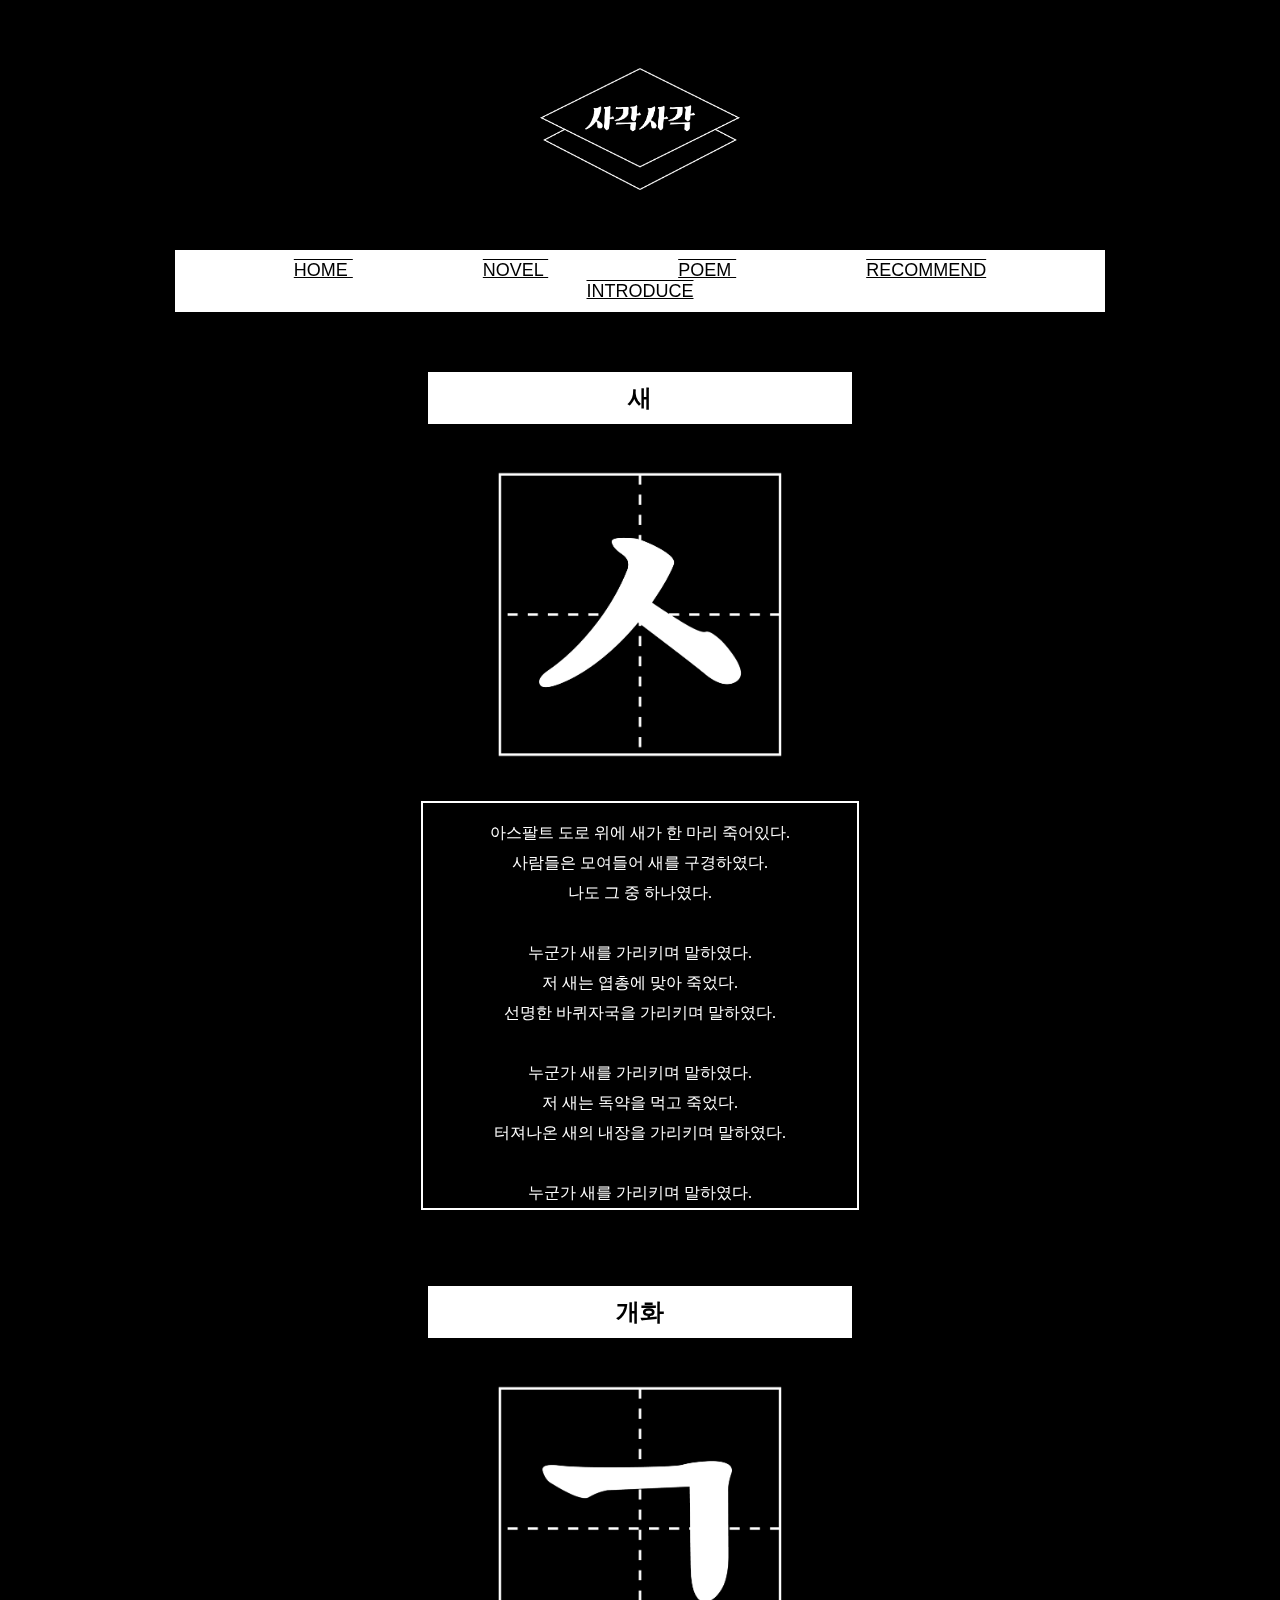
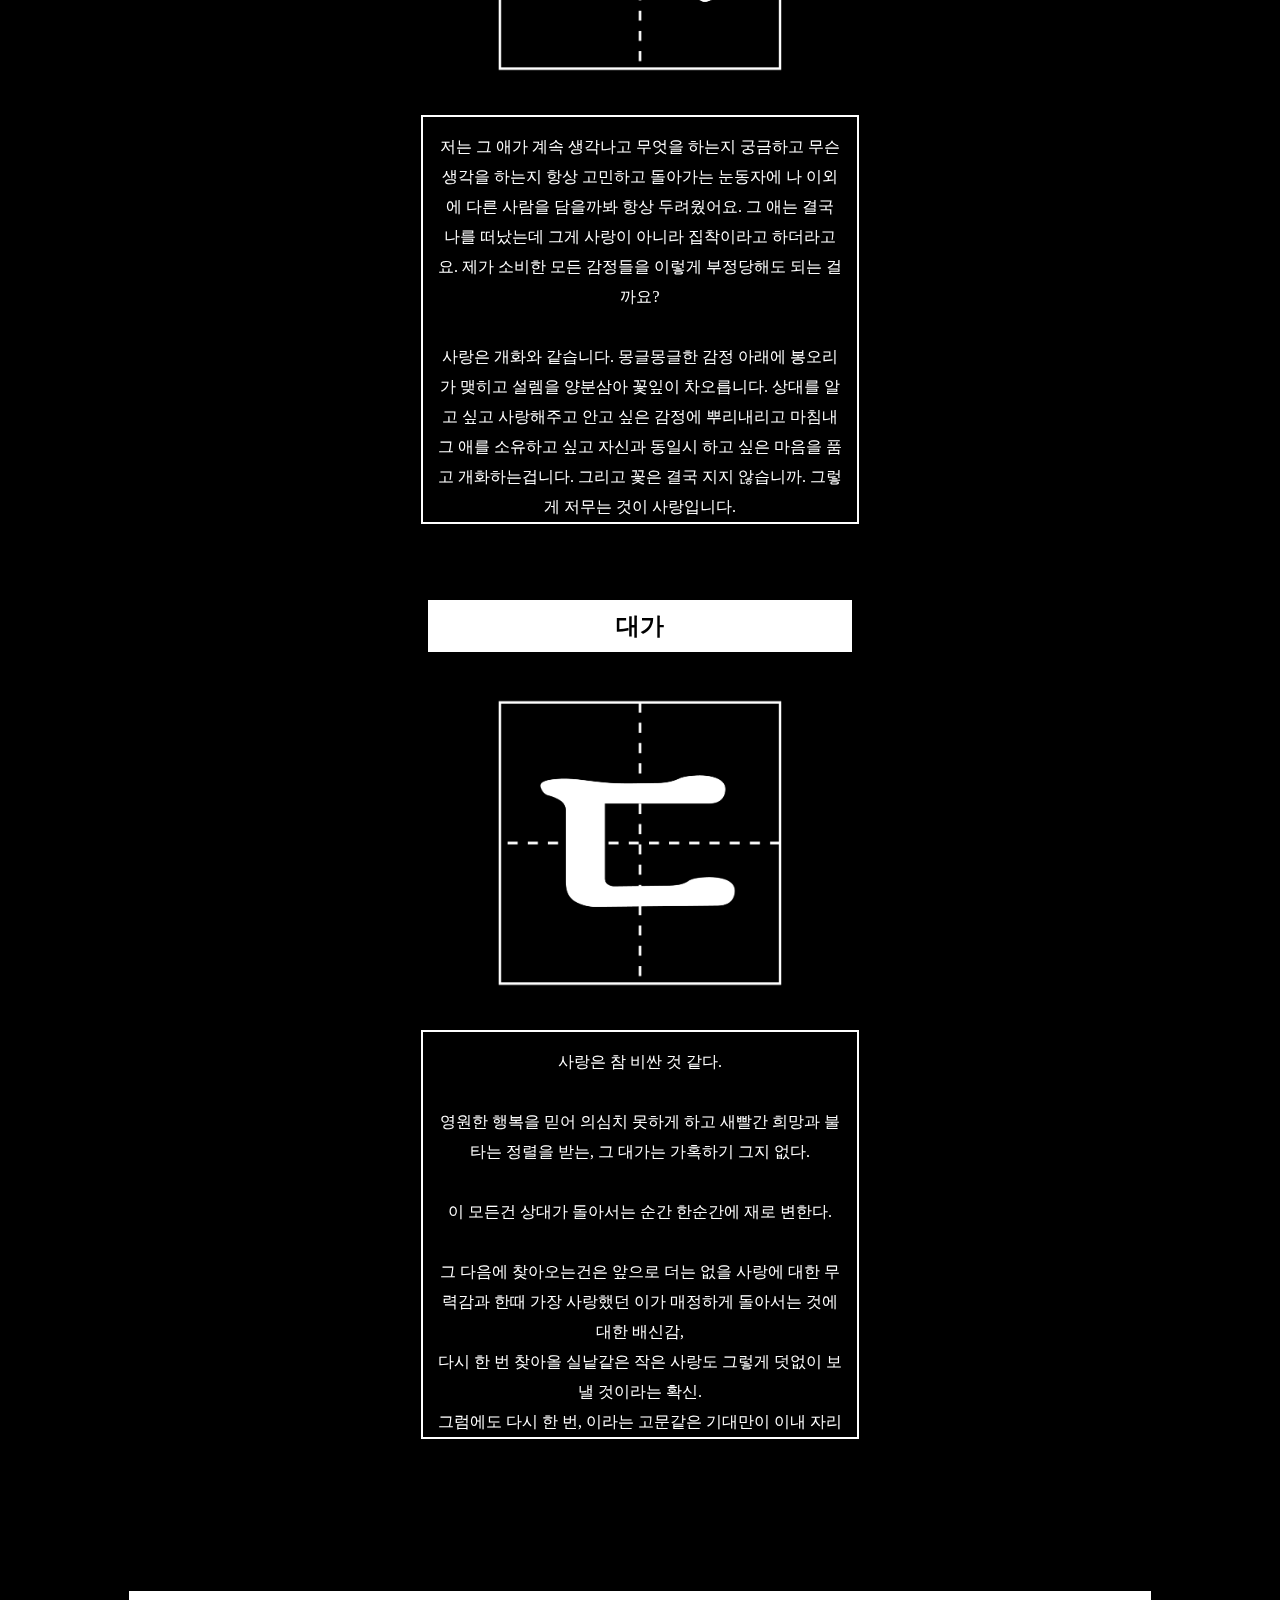
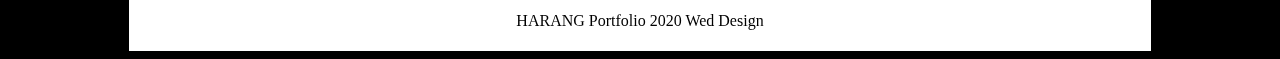
<file: poem.html>
<!DOCTYPE html>
<html>
 <head>
    <title> 사각사각 </title>
    <link href="poem.css" rel="stylesheet" type="text/css">
    <link rel="icon" href= "image/book-1294379_1280.png">
</head>
<body>
<center>
<header>
<center><img id="사각사각" src="image/%ED%83%80%EC%9D%B4%ED%8B%80.png" width="200px" alt="sagak"></center>   
</header>
<nav>
     <ul>
     <li><a href="index.html"> HOME </a></li>
     <li><a href="novel.html"> NOVEL </a></li>
     <li><a href="poem.html"> POEM </a></li>
     <li><a href="recommend.html"> RECOMMEND </a></li>
     <li><a href="introduce.html"> INTRODUCE </a></li>
     </ul>
    </nav>
    <a name="poem.html"><p class="POEM">새</p>
    <img id="ㅅ" src="image/%EC%82%AC%EC%A7%84_%EC%83%88.png" alt="새" width="200px"> 
 <p class="poem">
 아스팔트 도로 위에 새가 한 마리 죽어있다.<br>
 사람들은 모여들어 새를 구경하였다.<br>
 나도 그 중 하나였다.<br><br>

 누군가 새를 가리키며 말하였다.<br>
 저 새는 엽총에 맞아 죽었다.<br>
 선명한 바퀴자국을 가리키며 말하였다.<br><br>

 누군가 새를 가리키며 말하였다.<br>
 저 새는 독약을 먹고 죽었다.<br>
 터져나온 새의 내장을 가리키며 말하였다.<br><br>

 누군가 새를 가리키며 말하였다.<br>
 저 새는 사실 죽지 않았다.<br>
 초점 없는 멀건 눈깔을 가리키며 말하였다.<br><br>

 사람들이 던지는 목소리 하나 하나는<br>
 새에게서 흩날리는 퍼석한 깃털과 같다.<br>
 시체에 지친 사람들이 하나 둘 씩 떠나가고<br>
 이젠 나 혼자 밖에 남지 않았다.<br><br>

 나는 새를 주워 들어 화단에 묻어주었다.<br>
 이제 아스팔트 위의 새는 존재하지 않는다.<br>
 남은 것이라곤 묻어진 흙 위의<br>
 차가운 냉기 한줌 뿐이다.<br><br>

 오로지, 그것만이 명백했다.<br><br></p></a><br><br>
    
    <a name="poem.html"><p class="POEM">개화</p>
    <img id="ㅅ" src="image/%EC%82%AC%EC%A7%84_%EA%B0%9C%ED%99%94.png" alt="새" width="200px"> 
 <p class="poem">
 저는 그 애가 계속 생각나고 무엇을 하는지 궁금하고 무슨 생각을 하는지 항상 고민하고 돌아가는 눈동자에 나 이외에 다른 사람을 담을까봐 항상 두려웠어요. 그 애는 결국 나를 떠났는데 그게 사랑이 아니라 집착이라고 하더라고요. 제가 소비한 모든 감정들을 이렇게 부정당해도 되는 걸까요?<br><br>
 사랑은 개화와 같습니다. 몽글몽글한 감정 아래에 봉오리가 맺히고 설렘을 양분삼아 꽃잎이 차오릅니다. 상대를 알고 싶고 사랑해주고 안고 싶은 감정에 뿌리내리고 마침내 그 애를 소유하고 싶고 자신과 동일시 하고 싶은 마음을 품고 개화하는겁니다. 그리고 꽃은 결국 지지 않습니까. 그렇게 저무는 것이 사랑입니다.<br><br>
 꽃이 피고 졌습니다.<br><br>
 그 모든 과정을 사랑이라고 칩시다.<br><br></p></a><br><br>
    
        <a name="poem.html"><p class="POEM">대가</p>
    <img id="ㅅ" src="image/%EC%82%AC%EC%A7%84_%EB%8C%80%EA%B0%80.png" alt="새" width="200px"> 
 <p class="poem">
 사랑은 참 비싼 것 같다.<br><br>
 영원한 행복을 믿어 의심치 못하게 하고 새빨간 희망과 불타는 정렬을 받는, 그 대가는 가혹하기 그지 없다.<br><br>
 이 모든건 상대가 돌아서는 순간 한순간에 재로 변한다.<br><br>
 그 다음에 찾아오는건은 앞으로 더는 없을 사랑에 대한 무력감과 한때 가장 사랑했던 이가 매정하게 돌아서는 것에 대한 배신감,<br>
 다시 한 번 찾아올 실낱같은 작은 사랑도 그렇게 덧없이 보낼 것이라는 확신.<br>   
 그럼에도 다시 한 번, 이라는 고문같은 기대만이 이내 자리 잡을 것이다.<br><br>
 짧고 정렬적인 사랑은 그렇게 적은 것을 주고 많은 것을 남겨버린다.<br><br>
 그 대가는 여전히 가혹하기 그지 없다.<br><br></p></a><br><br>
 </center>
 </body>
    <footer>
    <p class="bottom">HARANG Portfolio 2020 Wed Design</p>
</footer>
</html>
</file>
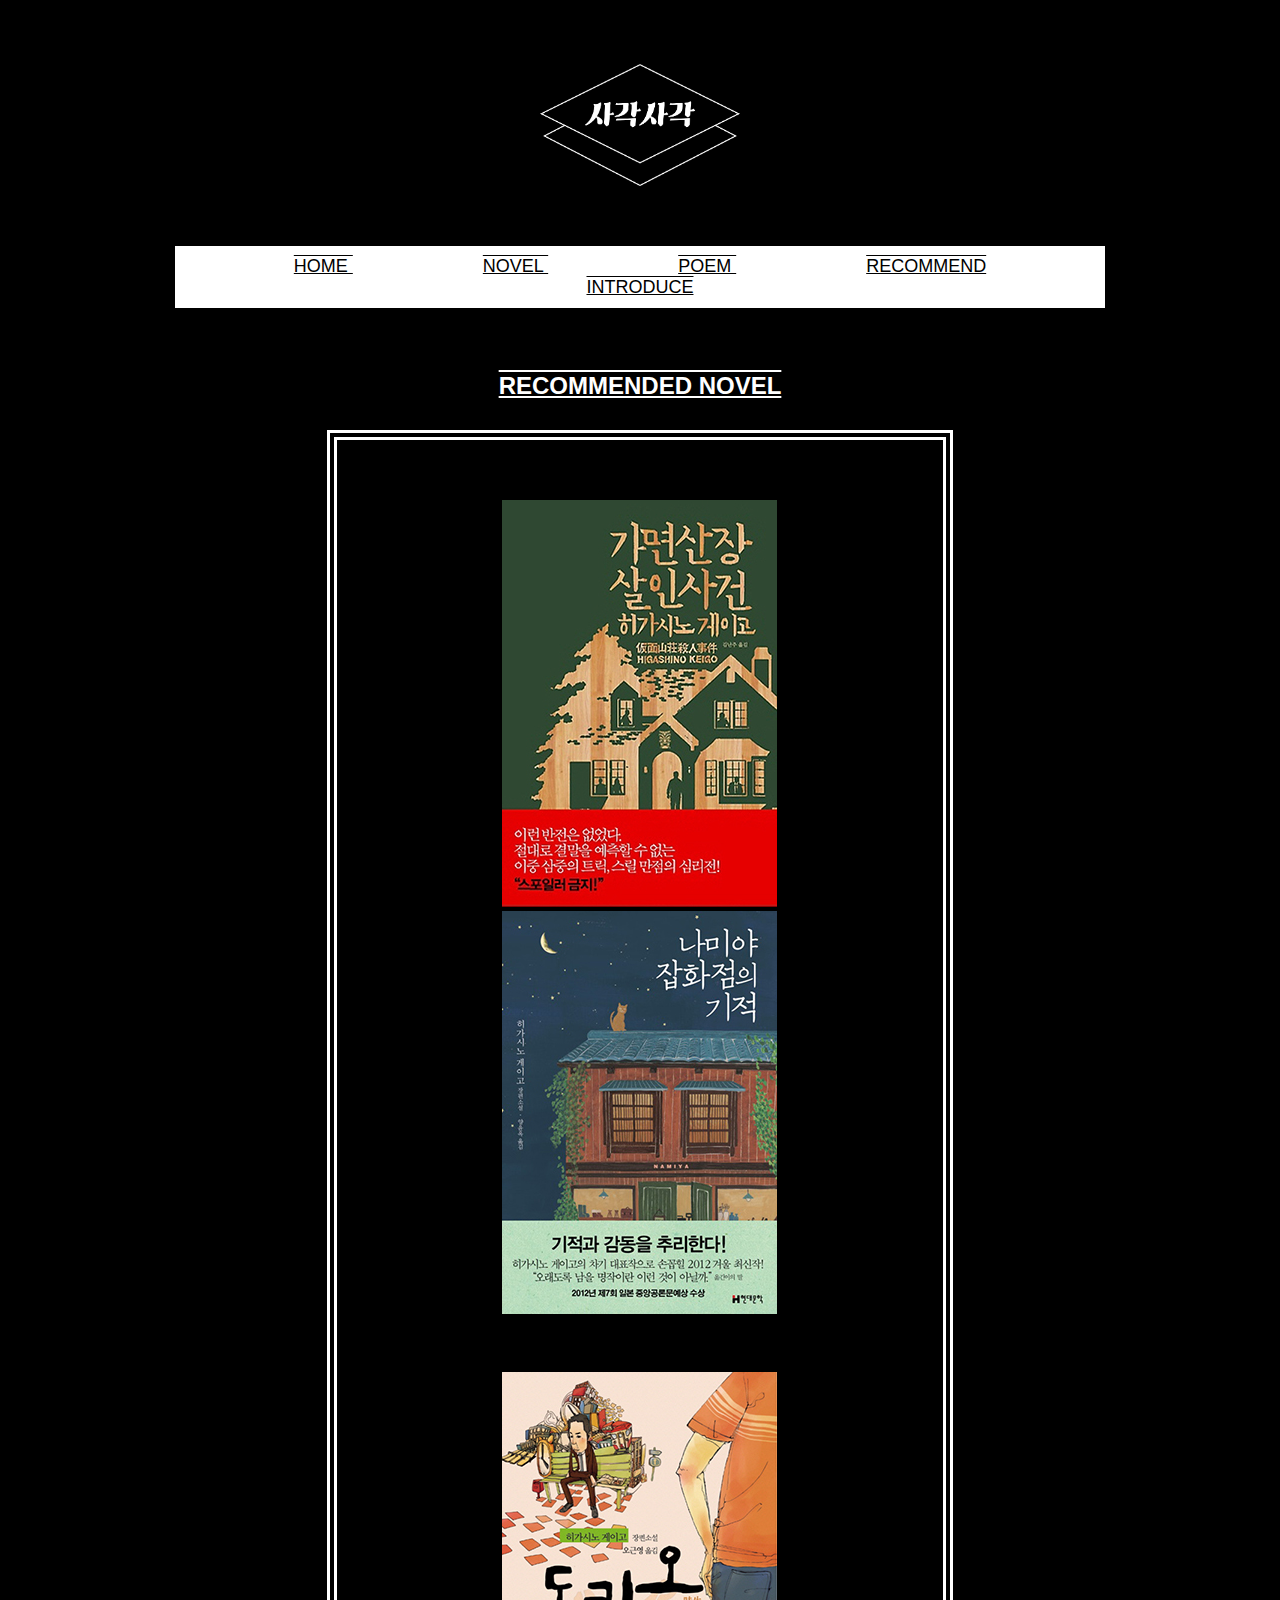
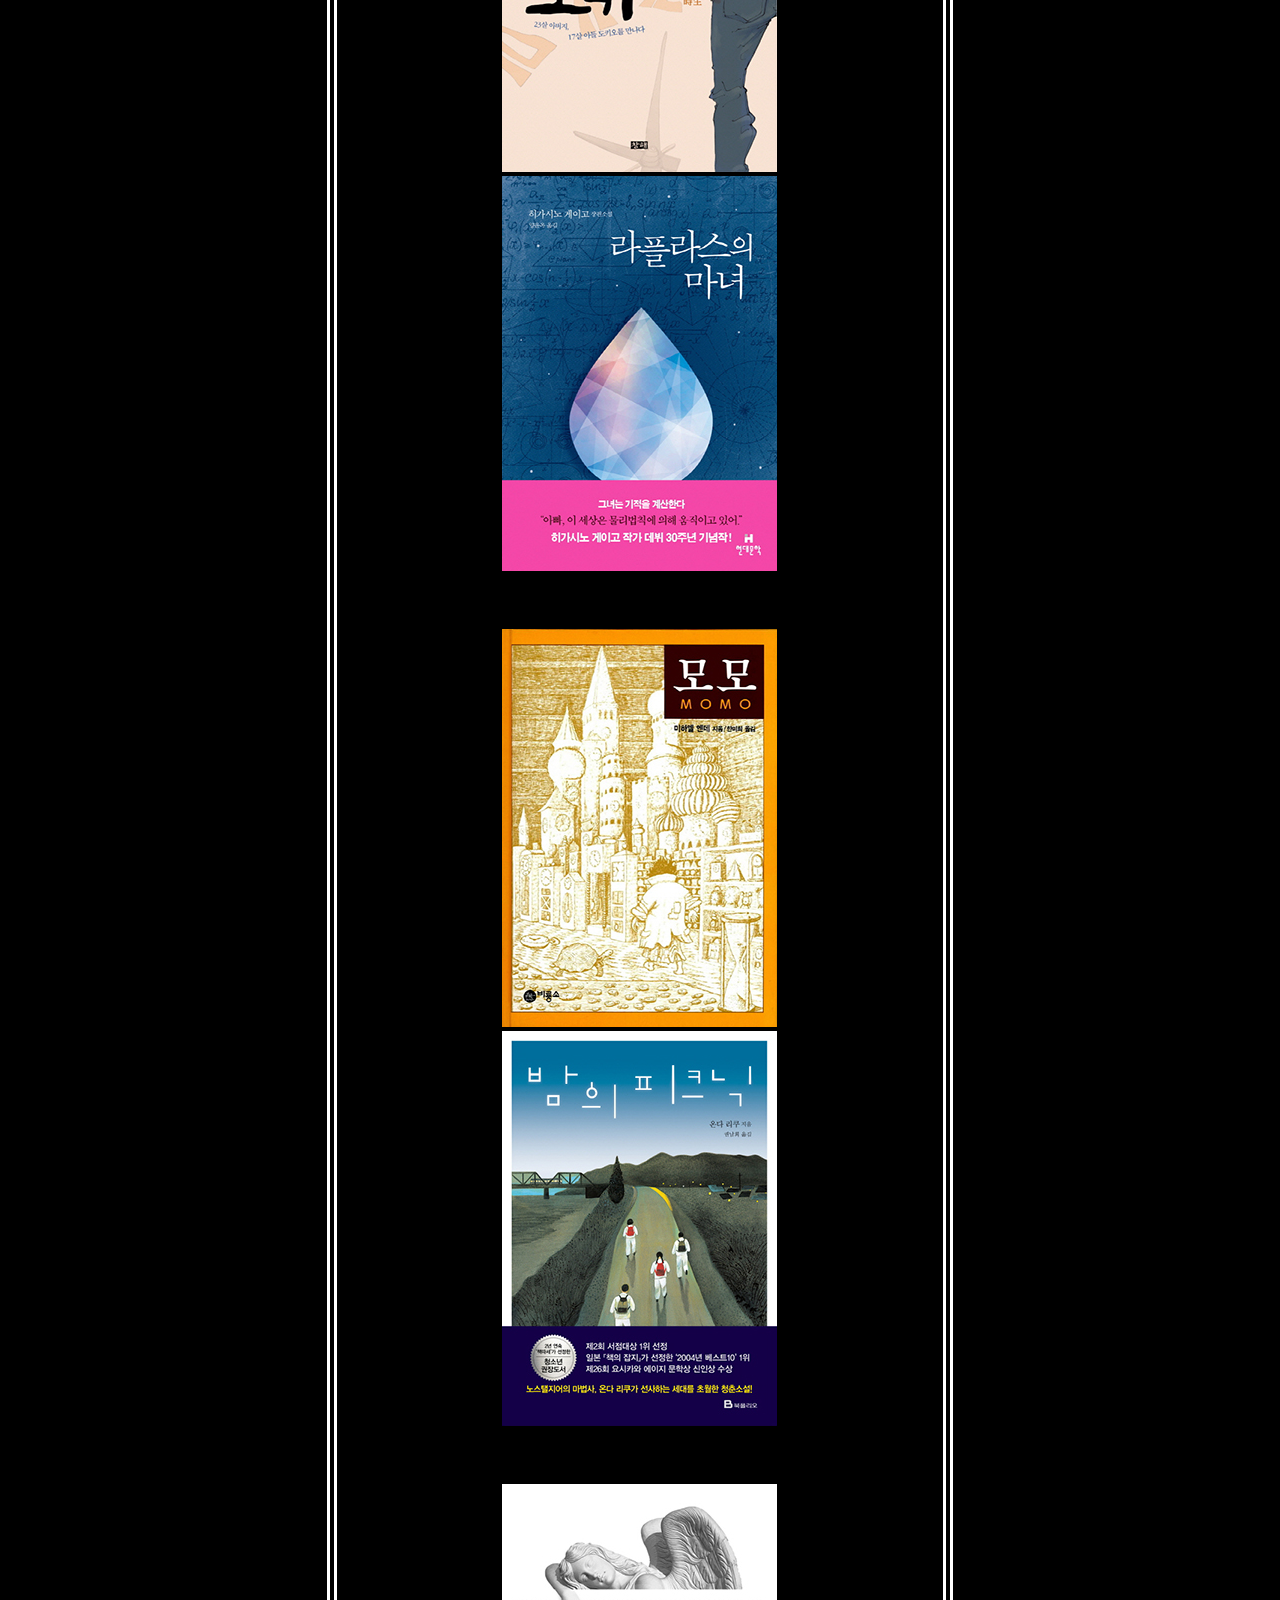
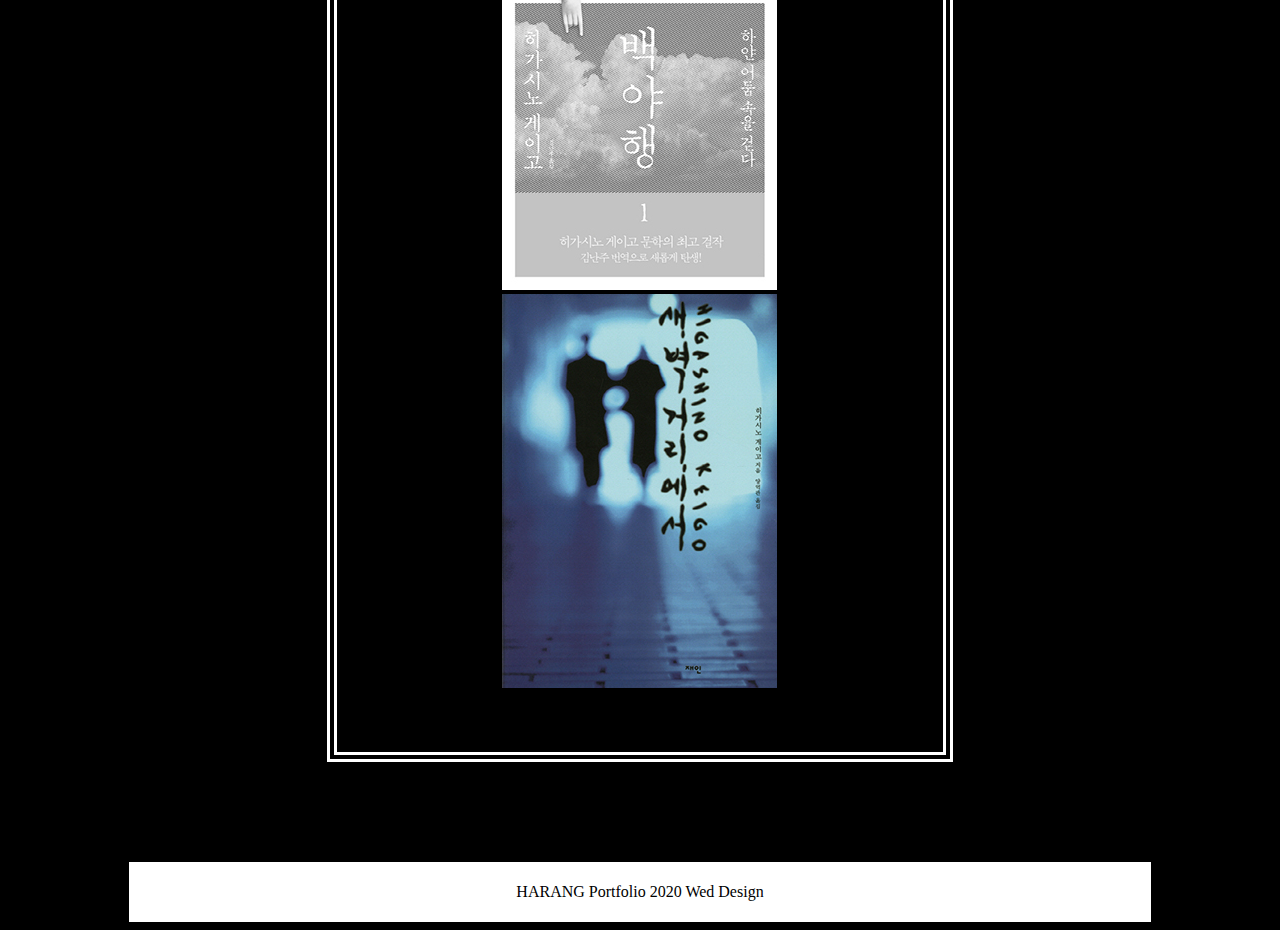
<file: recommend.html>
<!DOCTYPE html>
<html>
 <head>
    <title> 사각사각 </title>
    <link href="recommend.css" rel="stylesheet" type="text/css">
    <link rel="icon" href= "image/book-1294379_1280.png">
</head>
<header>
    <center><p class="title"><img id="사각사각" src="image/%ED%83%80%EC%9D%B4%ED%8B%80.png" width="200px" alt="sagak"></p></center>   
</header>
<nav>
     <ul>
     <li><a href="index.html"> HOME </a></li>
     <li><a href="novel.html"> NOVEL </a></li>
     <li><a href="poem.html"> POEM </a></li>
     <li><a href="recommend.html"> RECOMMEND </a></li>
     <li><a href="introduce.html"> INTRODUCE </a></li>
     </ul>
</nav>
<body>
    <center>
     <p class="R">RECOMMENDED NOVEL</p>
     <section>
     <tr>
         <td><a class="r"><img usemap="#site" src="image/%EC%B1%85_%EA%B0%80%EB%A9%B4%EC%82%B0%EC%9E%A5%20%EC%82%B4%EC%9D%B8%EC%82%AC%EA%B1%B42.jpg" ></a><map name="site"><area shape="rect" coords="0,0,275,407" href="G.html" title="가면산장 살인사건 리뷰"></map></td>
         <td><a class="r"><img usemap="#site2" src="image/%EC%B1%85_%EB%82%98%EB%AF%B8%EC%95%BC%20%EC%9E%A1%ED%99%94%EC%A0%90%EC%9D%98%20%EA%B8%B0%EC%A0%812.jpg" ></a><map name="site2"><area shape="rect" coords="0,0,275,403" href="N.html" title="나미야 잡화점의 기적 리뷰"></map></td>
     </tr><br><br><br><br>
     <tr>
         <td><a class="r"><img usemap="#site3" src="image/%EC%B1%85_%EB%8F%84%ED%82%A4%EC%98%A42.jpg" ></a><map name="site3"><area shape="rect" coords="0,0,275,400" href="D.html" title="도키오 리뷰"></map></td>
         <td><a class="r"><img usemap="#site4" src="image/%EC%B1%85_%EB%9D%BC%ED%94%8C%EB%9D%BC%EC%8A%A4%EC%9D%98%20%EB%A7%88%EB%85%802.jpg" ></a><map name="site4"><area shape="rect" coords="0,0,275,395" href="L.html" title="라플라스의 마녀 리뷰"></map></td>
     </tr><br><br><br><br>
     <tr>
         <td><a class="r"><img usemap="#site5" src="image/%EC%B1%85_%EB%AA%A8%EB%AA%A82.jpg" ></a><map name="site5"><area shape="rect" coords="0,0,275,398" href="M.html" title="모모 리뷰"></map></td>
         <td><a class="r"><img usemap="#site6" src="image/%EC%B1%85_%EB%B0%A4%EC%9D%98%20%ED%94%BC%ED%81%AC%EB%8B%892.jpg" ></a><map name="site6"><area shape="rect" coords="0,0,275,395" href="B.html" title="밤의 피크닉 리뷰"></map></td>
     </tr><br><br><br><br>
     <tr>
         <td><a class="r"><img usemap="#site7" src="image/%EC%B1%85_%EB%B0%B1%EC%95%BC%ED%96%892.jpg" ></a><map name="site7"><area shape="rect" coords="0,0,275,406" href="Y.html" title="백야행 리뷰"></map></td>
         <td><a class="r"><img usemap="#site8" src="image/%EC%B1%85_%EC%83%88%EB%B2%BD%EA%B1%B0%EB%A6%AC%EC%97%90%EC%84%9C2.jpg" ></a><map name="site8"><area shape="rect" coords="0,0,275,394" href="S.html" title="새벽거리에서 리뷰"></map></td>
     </tr>
     </section>
    </center>
</body>
<footer>
    <p class="bottom">HARANG Portfolio 2020 Wed Design</p>
</footer>
</html>
</file>
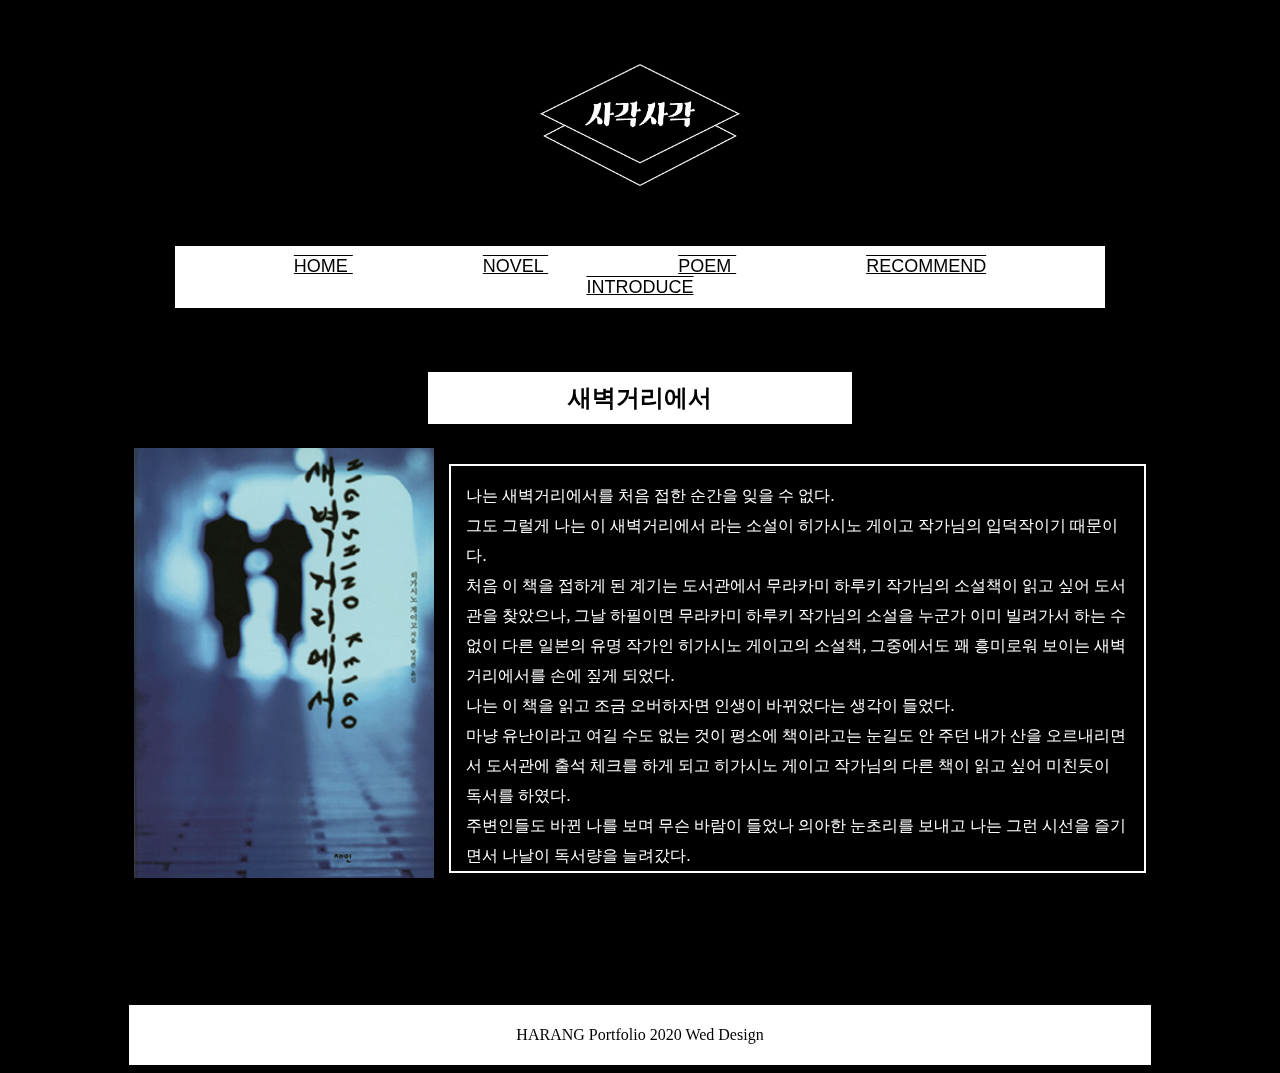
<file: S.html>
<!DOCTYPE html>
<html>
 <head>
    <title> 사각사각 </title>
    <link href="S.css" rel="stylesheet" type="text/css">
    <link rel="icon" href= "image/book-1294379_1280.png">
</head>
<header>
    <center><p class="title"><img id="사각사각" src="image/%ED%83%80%EC%9D%B4%ED%8B%80.png" width="200px" alt="sagak"></p></center>   
</header>
<nav>
     <ul>
     <li><a href="index.html"> HOME </a></li>
     <li><a href="novel.html"> NOVEL </a></li>
     <li><a href="poem.html"> POEM </a></li>
     <li><a href="recommend.html"> RECOMMEND </a></li>
     <li><a href="introduce.html"> INTRODUCE </a></li>
     </ul>
</nav>
<center>
    <tr>
    <a name="S.html"><p class="S">새벽거리에서</p>
        <td><img id="ss" src="image/%EC%B1%85_%EC%83%88%EB%B2%BD%EA%B1%B0%EB%A6%AC%EC%97%90%EC%84%9C2.jpg" alt="새벽거리에서"></td> 
    <td><p class="s">
     나는 새벽거리에서를 처음 접한 순간을 잊을 수 없다.<br>
     그도 그럴게 나는 이 새벽거리에서 라는 소설이 히가시노 게이고 작가님의 입덕작이기 때문이다.<br>
     처음 이 책을 접하게 된 계기는 도서관에서 무라카미 하루키 작가님의 소설책이 읽고 싶어 도서관을 찾았으나, 그날 하필이면 무라카미 하루키 작가님의 소설을 누군가 이미 빌려가서 하는 수 없이 다른 일본의 유명 작가인 히가시노 게이고의 소설책, 그중에서도 꽤 흥미로워 보이는 새벽거리에서를 손에 짚게 되었다.<br>
     나는 이 책을 읽고 조금 오버하자면 인생이 바뀌었다는 생각이 들었다.<br>
     마냥 유난이라고 여길 수도 없는 것이 평소에 책이라고는 눈길도 안 주던 내가 산을 오르내리면서 도서관에 출석 체크를 하게 되고 히가시노 게이고 작가님의 다른 책이 읽고 싶어 미친듯이 독서를 하였다.<br>
     주변인들도 바뀐 나를 보며 무슨 바람이 들었나 의아한 눈초리를 보내고 나는 그런 시선을 즐기면서 나날이 독서량을 늘려갔다.<br>
     이로 인해 소설을 써보고 시를 쓰는 취미가 생겼으며 또 내가 의외로 이런 것에 어느 정도 소질이 있다는 것까지 알게 해줬던 참 고마운 책이다.<br><br>
     새벽거리에서는 멀끔한 가정을 가지고 있던 한 남자가 무료함에 일탈을 즐기게 되고 그러한 일탈 속에서 만난 한 젊은 여자와 사랑에 빠지게 되는 불륜소설이다.<br>
     지금 생각해보면 어디 가서 이런 소설 읽었다고 말하기 껄끄러운 자극적인 내용, 부도덕적인 내용의 연속이었지만 그만큼 잔뜩 끌리고 다음 부분을 읽고 싶어 안달 난 이야기였다.<br>
     이 책이 마저 읽고 싶어 도서관이 문을 닫는 시간까지 꿋꿋하게 버텼던 기억이 아직도 새록새록하다.<br>
     추천이라고 말하기도 껄끄럽지만 자극적인 내용을 원한다면 꼭 권해보고 싶은 소설이다.<br>
    <br><br><br><br></p></td></a><br><br>
    </tr>
</center>
<footer>
<p class="bottom">HARANG Portfolio 2020 Wed Design</p>
</footer>
</html>
</file>
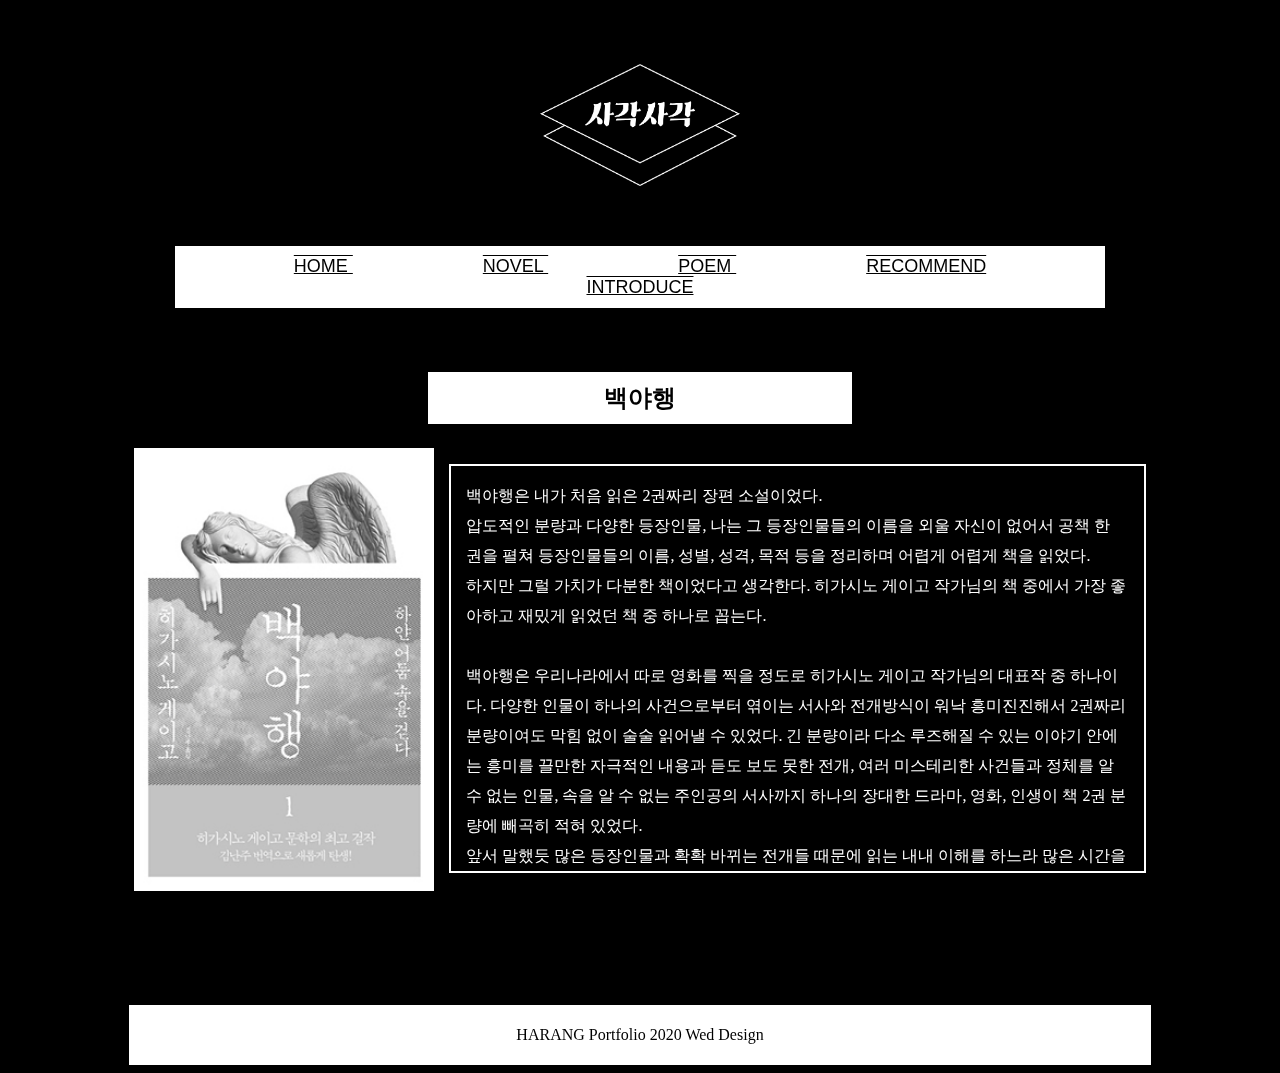
<file: Y.html>
<!DOCTYPE html>
<html>
 <head>
    <title> 사각사각 </title>
    <link href="Y.css" rel="stylesheet" type="text/css">
    <link rel="icon" href= "image/book-1294379_1280.png">
</head>
<header>
    <center><p class="title"><img id="사각사각" src="image/%ED%83%80%EC%9D%B4%ED%8B%80.png" width="200px" alt="sagak"></p></center>   
</header>
<nav>
     <ul>
     <li><a href="index.html"> HOME </a></li>
     <li><a href="novel.html"> NOVEL </a></li>
     <li><a href="poem.html"> POEM </a></li>
     <li><a href="recommend.html"> RECOMMEND </a></li>
     <li><a href="introduce.html"> INTRODUCE </a></li>
     </ul>
</nav>
<center>
    <tr>
    <a name="Y.html"><p class="Y">백야행</p>
        <td><img id="yy" src="image/%EC%B1%85_%EB%B0%B1%EC%95%BC%ED%96%892.jpg" alt="백야행"></td> 
    <td><p class="y">
     백야행은 내가 처음 읽은 2권짜리 장편 소설이었다.<br>
     압도적인 분량과 다양한 등장인물, 나는 그 등장인물들의 이름을 외울 자신이 없어서 공책 한 권을 펼쳐 등장인물들의 이름, 성별, 성격, 목적 등을 정리하며 어렵게 어렵게 책을 읽었다.<br>
     하지만 그럴 가치가 다분한 책이었다고 생각한다. 히가시노 게이고 작가님의 책 중에서 가장 좋아하고 재밌게 읽었던 책 중 하나로 꼽는다.<br><br>
     백야행은 우리나라에서 따로 영화를 찍을 정도로 히가시노 게이고 작가님의 대표작 중 하나이다. 다양한 인물이 하나의 사건으로부터 엮이는 서사와 전개방식이 워낙 흥미진진해서 2권짜리 분량이여도 막힘 없이 술술 읽어낼 수 있었다. 긴 분량이라 다소 루즈해질 수 있는 이야기 안에는 흥미를 끌만한 자극적인 내용과 듣도 보도 못한 전개, 여러 미스테리한 사건들과 정체를 알 수 없는 인물, 속을 알 수 없는 주인공의 서사까지 하나의 장대한 드라마, 영화, 인생이 책 2권 분량에 빼곡히 적혀 있었다.<br>
     앞서 말했듯 많은 등장인물과 확확 바뀌는 전개들 때문에 읽는 내내 이해를 하느라 많은 시간을 썼지만 그럼에도 좋게 기억하는 명작 중의 명작이다.<br>
     자극적이고 흥미로운 전개를 좋아하는 어른 독자들에게 추천하고 싶은 소설이다.
    <br><br><br><br></p></td></a><br><br>
    </tr>
</center>
<footer>
<p class="bottom">HARANG Portfolio 2020 Wed Design</p>
</footer>
</html>
</file>
<file: index.css>
*{
    background-color: #000000
}

#사각사각{
    margin-top: 20px;
    margin-bottom: 40px;
}

nav ul{
    list-style-type: none;
    width: 72%;
     text-decoration: overline underline;
     text-align: center;
    margin-right: auto;
    margin-left: auto;
     background-color: #ffffff;
    padding: 10px;
    margin-bottom: 60px;
}

nav ul li{
    display: inline;
    margin: 65px;
     text-align: center;
    background-color: #ffffff;
}

nav ul li a{
    color: #000000;
    font-family: sans-serif; 
    font-size: large;
    text-decoration: none;
    background-color: #ffffff;
}

center{
    padding-top: 20px;
     margin-right: auto;
    margin-left: auto;
}

.main {
    font-family: sans-serif;
    font-size: x-large;
    text-align: center;
    font-weight: bold;
    color: #ffffff;
    width: 40%;
    background-color: #000000;
}

.MAIN{
    margin-top: 60px;
}

.SUB{
    margin: 15px;
    text-align: center;
}


#ㅗ {
    animation-name: key;
    animation-direction: normal;
    animation-duration: 2s;
    animation-iteration-count: infinite;
    animation-timing-function: ease-in;
    z-index: 1;
}

@keyframes key{
    0%{
        opacity: 0.4;
    }
    50%{
        opacity: 1.0;
    }
    100%{
        opacity: 0.4;
    }
}


footer{
     width: 80%;
    margin-right: auto;
    margin-left: auto;
    margin-top: 100px;
    padding: 5px;
    color: #000000;
    background-color: #ffffff;
    text-align: center;
}

.bottom{
    background-color: #ffffff
}

center{
    width: 80%;
}
</file>
<file: B.css>
*{
    background-color: #000000
}

#사각사각{
    margin-top: 20px;
    margin-bottom: 40px;
}

nav ul{
    list-style-type: none;
    width: 72%;
     text-decoration: overline underline;
     text-align: center;
    margin-right: auto;
    margin-left: auto;
     background-color: #ffffff;
    padding: 10px;
    margin-bottom: 20px;
}

nav ul li{
    display: inline;
    margin: 65px;
     text-align: center;
    background-color: #ffffff;
}

nav ul li a{
    color: #000000;
    font-size: large;
    font-family: sans-serif;
    text-decoration: none;
    background-color: #ffffff;
}

center{
    padding-top: 20px;
     margin-right: auto;
    margin-left: auto;
}

footer{
     width: 80%;
    margin-right: auto;
    margin-left: auto;
    margin-top: 100px;
    padding: 5px;
    color: #000000;
    background-color: #ffffff;
    text-align: center;
}

.bottom{
    background-color: #ffffff
}



.B{
    font-family: sans-serif;
    font-size: x-large;
    text-align: center;
    font-weight: bold;
    color: #000000;
    width: 40%;
    background-color: #ffffff;
    padding: 10px;
}

#bb{
    float: left;
    width: 300px;
    padding-right: 15px;
}

#bb{
    border-radius: 0;
}

#bb:hover{
    transform: perspective(500px) rotateY(60deg);
    transition: transform 5s cubic-bezier(.09,.72,.54,.95);
}

.b{
    height: 375px;
    overflow: auto;
    text-align: left;
    line-height: 30px;
    border: 2px solid #ffffff;
    padding: 15px;
    color: #ffffff;
    margin-top: 40px;
}

footer{
     width: 80%;
    margin-right: auto;
    margin-left: auto;
    margin-top: 80px;
    padding: 5px;
    color: #000000;
    background-color: #ffffff;
    text-align: center;
}

.bottom{
    background-color: #ffffff
}


center{
    width: 80%;
}
</file>
<file: D.css>
*{
    background-color: #000000
}

#사각사각{
    margin-top: 20px;
    margin-bottom: 40px;
}

nav ul{
    list-style-type: none;
    width: 72%;
     text-decoration: overline underline;
     text-align: center;
    margin-right: auto;
    margin-left: auto;
     background-color: #ffffff;
    padding: 10px;
    margin-bottom: 20px;
}

nav ul li{
    display: inline;
    margin: 65px;
     text-align: center;
    background-color: #ffffff;
}

nav ul li a{
    color: #000000;
    font-size: large;
    font-family: sans-serif;
    text-decoration: none;
    background-color: #ffffff;
}

center{
    padding-top: 20px;
     margin-right: auto;
    margin-left: auto;
}

footer{
     width: 80%;
    margin-right: auto;
    margin-left: auto;
    margin-top: 100px;
    padding: 5px;
    color: #000000;
    background-color: #ffffff;
    text-align: center;
}

.bottom{
    background-color: #ffffff
}



.D{
    font-family: sans-serif;
    font-size: x-large;
    text-align: center;
    font-weight: bold;
    color: #000000;
    width: 40%;
    background-color: #ffffff;
    padding: 10px;
}

#dd{
    float: left;
    width: 300px;
    padding-right: 15px;
}

#dd{
    border-radius: 0;
}

#dd:hover{
    transform: perspective(500px) rotateY(60deg);
    transition: transform 5s cubic-bezier(.09,.72,.54,.95);
}

.d{
    height: 375px;
    overflow: auto;
    text-align: left;
    line-height: 30px;
    border: 2px solid #ffffff;
    padding: 15px;
    color: #ffffff;
    margin-top: 40px;
}

footer{
     width: 80%;
    margin-right: auto;
    margin-left: auto;
    margin-top: 80px;
    padding: 5px;
    color: #000000;
    background-color: #ffffff;
    text-align: center;
}

.bottom{
    background-color: #ffffff
}


center{
    width: 80%;
}
</file>
<file: G.css>
*{
    background-color: #000000
}

#사각사각{
    margin-top: 20px;
    margin-bottom: 40px;
}

nav ul{
    list-style-type: none;
    width: 72%;
     text-decoration: overline underline;
     text-align: center;
    margin-right: auto;
    margin-left: auto;
     background-color: #ffffff;
    padding: 10px;
    margin-bottom: 20px;
}

nav ul li{
    display: inline;
    margin: 65px;
     text-align: center;
    background-color: #ffffff;
}

nav ul li a{
    color: #000000;
    font-size: large;
    font-family: sans-serif;
    text-decoration: none;
    background-color: #ffffff;
}

center{
    padding-top: 20px;
     margin-right: auto;
    margin-left: auto;
}

footer{
     width: 80%;
    margin-right: auto;
    margin-left: auto;
    margin-top: 100px;
    padding: 5px;
    color: #000000;
    background-color: #ffffff;
    text-align: center;
}

.bottom{
    background-color: #ffffff
}



.G{
    font-family: sans-serif;
    font-size: x-large;
    text-align: center;
    font-weight: bold;
    color: #000000;
    width: 40%;
    background-color: #ffffff;
    padding: 10px;
}

#gg{
    float: left;
    width: 300px;
    padding-right: 15px;
}

#gg{
    border-radius: 0;
}

#gg:hover{
    transform: perspective(500px) rotateY(60deg);
    transition: transform 5s cubic-bezier(.09,.72,.54,.95);
}

.g{
    height: 375px;
    overflow: auto;
    text-align: left;
    line-height: 30px;
    border: 2px solid #ffffff;
    padding: 15px;
    color: #ffffff;
    margin-top: 40px;
}

footer{
     width: 80%;
    margin-right: auto;
    margin-left: auto;
    margin-top: 80px;
    padding: 5px;
    color: #000000;
    background-color: #ffffff;
    text-align: center;
}

.bottom{
    background-color: #ffffff
}


center{
    width: 80%;
}
</file>
<file: introduce.css>
*{
    background-color: #898989
}

#사각사각{
    margin-top: 20px;
    margin-bottom: 40px;
}

nav ul{
    list-style-type: none;
    width: 72%;
     text-decoration: overline underline;
     text-align: center;
    margin-right: auto;
    margin-left: auto;
     background-color: #ffffff;
    padding: 10px;
    margin-bottom: 60px;
}

nav ul li{
    display: inline;
    margin: 65px;
     text-align: center;
    background-color: #ffffff;
}

nav ul li a{
    color: #000000;
    font-family: sans-serif; 
    font-size: large;
    text-decoration: none;
    background-color: #ffffff;
}

center{
    padding-top: 20px;
     margin-right: auto;
    margin-left: auto;
}

.I{
    font-family: sans-serif;
    font-size: x-large;
    text-align: left;
    font-weight: bold;
    color: #ffffff;
    width: 400px;
    padding: 10px;
    text-decoration: overline underline;
}

.i{
    height: 180px;
    overflow: auto;
    text-align: left;
    line-height: 30px;
    color: #ffffff;
    border: 3px solid #ffffff;
    padding: 15px;
    
}

#picture1{
    float: left;
    width: 300px;
    padding-right: 25px;
}

#picture1{
     border-radius: 5%;
    opacity: 1.0;
}

#picture1:hover{
    opacity: 0.7;
}



center{
    width: 70%;
}

.M{
    font-family: sans-serif;
    font-size: 30px;
    text-align: center;
    font-weight: bold;
    color: #ffffff;
    width: 40%;
    background-color: #545454;
}

footer{
     width: 80%;
    margin-right: auto;
    margin-left: auto;
    margin-top: 100px;
    padding: 5px;
    color: #000000;
    background-color: #ffffff;
    text-align: center;
}

.bottom{
    background-color: #ffffff
}

mark{
    background-color: #545454;
    color: white;
    padding: 5px;
}
</file>
<file: L.css>
*{
    background-color: #000000
}

#사각사각{
    margin-top: 20px;
    margin-bottom: 40px;
}

nav ul{
    list-style-type: none;
    width: 72%;
     text-decoration: overline underline;
     text-align: center;
    margin-right: auto;
    margin-left: auto;
     background-color: #ffffff;
    padding: 10px;
    margin-bottom: 20px;
}

nav ul li{
    display: inline;
    margin: 65px;
     text-align: center;
    background-color: #ffffff;
}

nav ul li a{
    color: #000000;
    font-size: large;
    font-family: sans-serif;
    text-decoration: none;
    background-color: #ffffff;
}

center{
    padding-top: 20px;
     margin-right: auto;
    margin-left: auto;
}

footer{
     width: 80%;
    margin-right: auto;
    margin-left: auto;
    margin-top: 100px;
    padding: 5px;
    color: #000000;
    background-color: #ffffff;
    text-align: center;
}

.bottom{
    background-color: #ffffff
}



.L{
    font-family: sans-serif;
    font-size: x-large;
    text-align: center;
    font-weight: bold;
    color: #000000;
    width: 40%;
    background-color: #ffffff;
    padding: 10px;
}

#ll{
    float: left;
    width: 300px;
    padding-right: 15px;
}

#ll{
    border-radius: 0;
}

#ll:hover{
    transform: perspective(500px) rotateY(60deg);
    transition: transform 5s cubic-bezier(.09,.72,.54,.95);
}

.l{
    height: 375px;
    overflow: auto;
    text-align: left;
    line-height: 30px;
    border: 2px solid #ffffff;
    padding: 15px;
    color: #ffffff;
    margin-top: 40px;
}

footer{
     width: 80%;
    margin-right: auto;
    margin-left: auto;
    margin-top: 80px;
    padding: 5px;
    color: #000000;
    background-color: #ffffff;
    text-align: center;
}

.bottom{
    background-color: #ffffff
}


center{
    width: 80%;
}
</file>
<file: M.css>
*{
    background-color: #000000
}

#사각사각{
    margin-top: 20px;
    margin-bottom: 40px;
}

nav ul{
    list-style-type: none;
    width: 72%;
     text-decoration: overline underline;
     text-align: center;
    margin-right: auto;
    margin-left: auto;
     background-color: #ffffff;
    padding: 10px;
    margin-bottom: 20px;
}

nav ul li{
    display: inline;
    margin: 65px;
     text-align: center;
    background-color: #ffffff;
}

nav ul li a{
    color: #000000;
    font-size: large;
    font-family: sans-serif;
    text-decoration: none;
    background-color: #ffffff;
}

center{
    padding-top: 20px;
     margin-right: auto;
    margin-left: auto;
}

footer{
     width: 80%;
    margin-right: auto;
    margin-left: auto;
    margin-top: 100px;
    padding: 5px;
    color: #000000;
    background-color: #ffffff;
    text-align: center;
}

.bottom{
    background-color: #ffffff
}



.M{
    font-family: sans-serif;
    font-size: x-large;
    text-align: center;
    font-weight: bold;
    color: #000000;
    width: 40%;
    background-color: #ffffff;
    padding: 10px;
}

#mm{
    float: left;
    width: 300px;
    padding-right: 15px;
}

#mm{
    border-radius: 0;
}

#mm:hover{
    transform: perspective(500px) rotateY(60deg);
    transition: transform 5s cubic-bezier(.09,.72,.54,.95);
}

.m{
    height: 375px;
    overflow: auto;
    text-align: left;
    line-height: 30px;
    border: 2px solid #ffffff;
    padding: 15px;
    color: #ffffff;
    margin-top: 40px;
}

footer{
     width: 80%;
    margin-right: auto;
    margin-left: auto;
    margin-top: 80px;
    padding: 5px;
    color: #000000;
    background-color: #ffffff;
    text-align: center;
}

.bottom{
    background-color: #ffffff
}


center{
    width: 80%;
}
</file>
<file: N.css>
*{
    background-color: #000000
}

#사각사각{
    margin-top: 20px;
    margin-bottom: 40px;
}

nav ul{
    list-style-type: none;
    width: 72%;
     text-decoration: overline underline;
     text-align: center;
    margin-right: auto;
    margin-left: auto;
     background-color: #ffffff;
    padding: 10px;
    margin-bottom: 20px;
}

nav ul li{
    display: inline;
    margin: 65px;
     text-align: center;
    background-color: #ffffff;
}

nav ul li a{
    color: #000000;
    font-size: large;
    font-family: sans-serif;
    text-decoration: none;
    background-color: #ffffff;
}

center{
    padding-top: 20px;
     margin-right: auto;
    margin-left: auto;
}

footer{
     width: 80%;
    margin-right: auto;
    margin-left: auto;
    margin-top: 100px;
    padding: 5px;
    color: #000000;
    background-color: #ffffff;
    text-align: center;
}

.bottom{
    background-color: #ffffff
}



.N{
    font-family: sans-serif;
    font-size: x-large;
    text-align: center;
    font-weight: bold;
    color: #000000;
    width: 40%;
    background-color: #ffffff;
    padding: 10px;
}

#nn{
    float: left;
    width: 300px;
    padding-right: 15px;
}

#nn{
    border-radius: 0;
}

#nn:hover{
    transform: perspective(500px) rotateY(60deg);
    transition: transform 5s cubic-bezier(.09,.72,.54,.95);
}

.n{
    height: 375px;
    overflow: auto;
    text-align: left;
    line-height: 30px;
    border: 2px solid #ffffff;
    padding: 15px;
    color: #ffffff;
    margin-top: 40px;
}

footer{
     width: 80%;
    margin-right: auto;
    margin-left: auto;
    margin-top: 80px;
    padding: 5px;
    color: #000000;
    background-color: #ffffff;
    text-align: center;
}

.bottom{
    background-color: #ffffff
}


center{
    width: 80%;
}
</file>
<file: novel.css>
*{
    background-color: #000000
}

#사각사각{
    margin-top: 20px;
    margin-bottom: 40px;
}

nav ul{
    list-style-type: none;
    width: 90%;
     text-decoration: overline underline;
     text-align: center;
    margin-right: auto;
    margin-left: auto;
     background-color: #ffffff;
    padding: 10px;
    margin-bottom: 60px;
}

nav ul li{
    display: inline;
    margin: 65px;
     text-align: center;
    background-color: #ffffff;
}

nav ul li a{
    color: #000000;
    font-size: large;
    font-family: sans-serif;
    text-decoration: none;
    background-color: #ffffff;
}

center{
    padding-top: 20px;
     margin-right: auto;
    margin-left: auto;
}

footer{
     width: 80%;
    margin-right: auto;
    margin-left: auto;
    margin-top: 100px;
    padding: 5px;
    color: #000000;
    background-color: #ffffff;
    text-align: center;
}

.bottom{
    background-color: #ffffff
}



.NOVEL{
    font-family: sans-serif;
    font-size: x-large;
    text-align: center;
    font-weight: bold;
    color: #000000;
    width: 40%;
    background-color: #ffffff;
    padding: 10px;
}

#ㅁ{
    float: left;
    width: 300px;
    padding-right: 15px;
}

#ㅁ{
     border-radius: 10%;
    transform: perspective(500px) rotateY(30deg);
    opacity: 0.7;
    transition: transform 5s cubic-bezier(.09,.72,.54,.95);
}

#ㅁ:hover{
    transform: perspective(500px) rotateY(0deg);
    opacity: 1.0;
    transition: all 5s cubic-bezier(.09,.72,.54,.95);
}

.novel{
    height: 375px;
    overflow: auto;
    text-align: left;
    line-height: 30px;
    border: 2px solid #ffffff;
    padding: 15px;
    color: #ffffff
    
}


.bottom{
    background-color: #ffffff
}


center{
    width: 80%;
}
</file>
<file: poem.css>
*{
    background-color: #000000
}

#사각사각{
    margin-top: 20px;
    margin-bottom: 40px;
}

nav ul{
    list-style-type: none;
    width: 90%;
     text-decoration: overline underline;
     text-align: center;
    margin-right: auto;
    margin-left: auto;
     background-color: #ffffff;
    padding: 10px;
    margin-bottom: 60px;
}

nav ul li{
    display: inline;
    margin: 65px;
     text-align: center;
    background-color: #ffffff;
}

nav ul li a{
    color: #000000;
    font-size: large;
    font-family: sans-serif;
    text-decoration: none;
    background-color: #ffffff;
}

center{
    padding-top: 20px;
     margin-right: auto;
    margin-left: auto;
}

footer{
     width: 80%;
    margin-right: auto;
    margin-left: auto;
    margin-top: 100px;
    padding: 5px;
    color: #000000;
    background-color: #ffffff;
    text-align: center;
}

.bottom{
    background-color: #ffffff
}



.POEM{
    font-family: sans-serif;
    font-size: x-large;
    text-align: center;
    font-weight: bold;
    color: #000000;
    width: 40%;
    background-color: #ffffff;
    padding: 10px;
}

#ㅅ {
    animation-name: key;
    animation-direction: normal;
    animation-duration: 2s;
    animation-iteration-count: infinite;
    animation-timing-function: ease-in;
    z-index: 1;
    text-align: center;
    width: 300px;
    margin: 15px
}

@keyframes key{
    0%{
        opacity: 0.4;
    }
    50%{
        opacity: 1.0;
    }
    100%{
        opacity: 0.4;
    }
}

.poem{
    height: 375px;
    overflow: auto;
    text-align: center;
    line-height: 30px;
    border: 2px solid #ffffff;
    padding: 15px;
    color: #ffffff;
    width: 40%
    
}


.bottom{
    background-color: #ffffff
}


center{
    width: 80%;
}
</file>
<file: recommend.css>
*{
    background-color: #000000
}

#사각사각{
    margin-top: 20px;
    margin-bottom: 40px;
}

nav ul{
    list-style-type: none;
    width: 72%;
     text-decoration: overline underline;
     text-align: center;
    margin-right: auto;
    margin-left: auto;
     background-color: #ffffff;
    padding: 10px;
    margin-bottom: 20px;
}

nav ul li{
    display: inline;
    margin: 65px;
     text-align: center;
    background-color: #ffffff;
}

nav ul li a{
    color: #000000;
    font-family: sans-serif; 
    font-size: large;
    text-decoration: none;
    background-color: #ffffff;
}

center{
    padding-top: 20px;
     margin-right: auto;
    margin-left: auto;
}

.r{
    padding: 30px;
}

.r {
    animation-name: key;
    animation-direction: normal;
    animation-duration: 6s;
    animation-iteration-count: infinite;
    animation-timing-function: ease-in;
    z-index: 1;
}

@keyframes key{
    0%{
        opacity: 0.4;
    }
    50%{
        opacity: 1.0;
    }
    100%{
        opacity: 0.4;
    }
}

.R {
    font-family: sans-serif;
    font-size: x-large;
    text-align: center;
    font-weight: bold;
    color: #ffffff;
    width: 40%;
    background-color: #000000;
    text-decoration: overline underline;
    margin-bottom: 30px;
}

section{
    border: 10px solid; 
    color: #ffffff;
    display: block;
    border-style: double;
    width: 60%;
    padding-top: 60px;
    padding-bottom: 60px;
}

footer{
     width: 80%;
    margin-right: auto;
    margin-left: auto;
    margin-top: 100px;
    padding: 5px;
    color: #000000;
    background-color: #ffffff;
    text-align: center;
}

.bottom{
    background-color: #ffffff
}


center{
    width: 80%;
}
</file>
<file: S.css>
*{
    background-color: #000000
}

#사각사각{
    margin-top: 20px;
    margin-bottom: 40px;
}

nav ul{
    list-style-type: none;
    width: 72%;
     text-decoration: overline underline;
     text-align: center;
    margin-right: auto;
    margin-left: auto;
     background-color: #ffffff;
    padding: 10px;
    margin-bottom: 20px;
}

nav ul li{
    display: inline;
    margin: 65px;
     text-align: center;
    background-color: #ffffff;
}

nav ul li a{
    color: #000000;
    font-size: large;
    font-family: sans-serif;
    text-decoration: none;
    background-color: #ffffff;
}

center{
    padding-top: 20px;
     margin-right: auto;
    margin-left: auto;
}

footer{
     width: 80%;
    margin-right: auto;
    margin-left: auto;
    margin-top: 100px;
    padding: 5px;
    color: #000000;
    background-color: #ffffff;
    text-align: center;
}

.bottom{
    background-color: #ffffff
}



.S{
    font-family: sans-serif;
    font-size: x-large;
    text-align: center;
    font-weight: bold;
    color: #000000;
    width: 40%;
    background-color: #ffffff;
    padding: 10px;
}

#ss{
    float: left;
    width: 300px;
    padding-right: 15px;
}

#ss{
    border-radius: 0;
}

#ss:hover{
    transform: perspective(500px) rotateY(60deg);
    transition: transform 5s cubic-bezier(.09,.72,.54,.95);
}

.s{
    height: 375px;
    overflow: auto;
    text-align: left;
    line-height: 30px;
    border: 2px solid #ffffff;
    padding: 15px;
    color: #ffffff;
    margin-top: 40px;
}

footer{
     width: 80%;
    margin-right: auto;
    margin-left: auto;
    margin-top: 80px;
    padding: 5px;
    color: #000000;
    background-color: #ffffff;
    text-align: center;
}

.bottom{
    background-color: #ffffff
}


center{
    width: 80%;
}
</file>
<file: Y.css>
*{
    background-color: #000000
}

#사각사각{
    margin-top: 20px;
    margin-bottom: 40px;
}

nav ul{
    list-style-type: none;
    width: 72%;
     text-decoration: overline underline;
     text-align: center;
    margin-right: auto;
    margin-left: auto;
     background-color: #ffffff;
    padding: 10px;
    margin-bottom: 20px;
}

nav ul li{
    display: inline;
    margin: 65px;
     text-align: center;
    background-color: #ffffff;
}

nav ul li a{
    color: #000000;
    font-size: large;
    font-family: sans-serif;
    text-decoration: none;
    background-color: #ffffff;
}

center{
    padding-top: 20px;
     margin-right: auto;
    margin-left: auto;
}

footer{
     width: 80%;
    margin-right: auto;
    margin-left: auto;
    margin-top: 100px;
    padding: 5px;
    color: #000000;
    background-color: #ffffff;
    text-align: center;
}

.bottom{
    background-color: #ffffff
}



.Y{
    font-family: sans-serif;
    font-size: x-large;
    text-align: center;
    font-weight: bold;
    color: #000000;
    width: 40%;
    background-color: #ffffff;
    padding: 10px;
}

#yy{
    float: left;
    width: 300px;
    padding-right: 15px;
}

#yy{
    border-radius: 0;
}

#yy:hover{
    transform: perspective(500px) rotateY(60deg);
    transition: transform 5s cubic-bezier(.09,.72,.54,.95);
}

.y{
    height: 375px;
    overflow: auto;
    text-align: left;
    line-height: 30px;
    border: 2px solid #ffffff;
    padding: 15px;
    color: #ffffff;
    margin-top: 40px;
}

footer{
     width: 80%;
    margin-right: auto;
    margin-left: auto;
    margin-top: 80px;
    padding: 5px;
    color: #000000;
    background-color: #ffffff;
    text-align: center;
}

.bottom{
    background-color: #ffffff
}


center{
    width: 80%;
}
</file>
